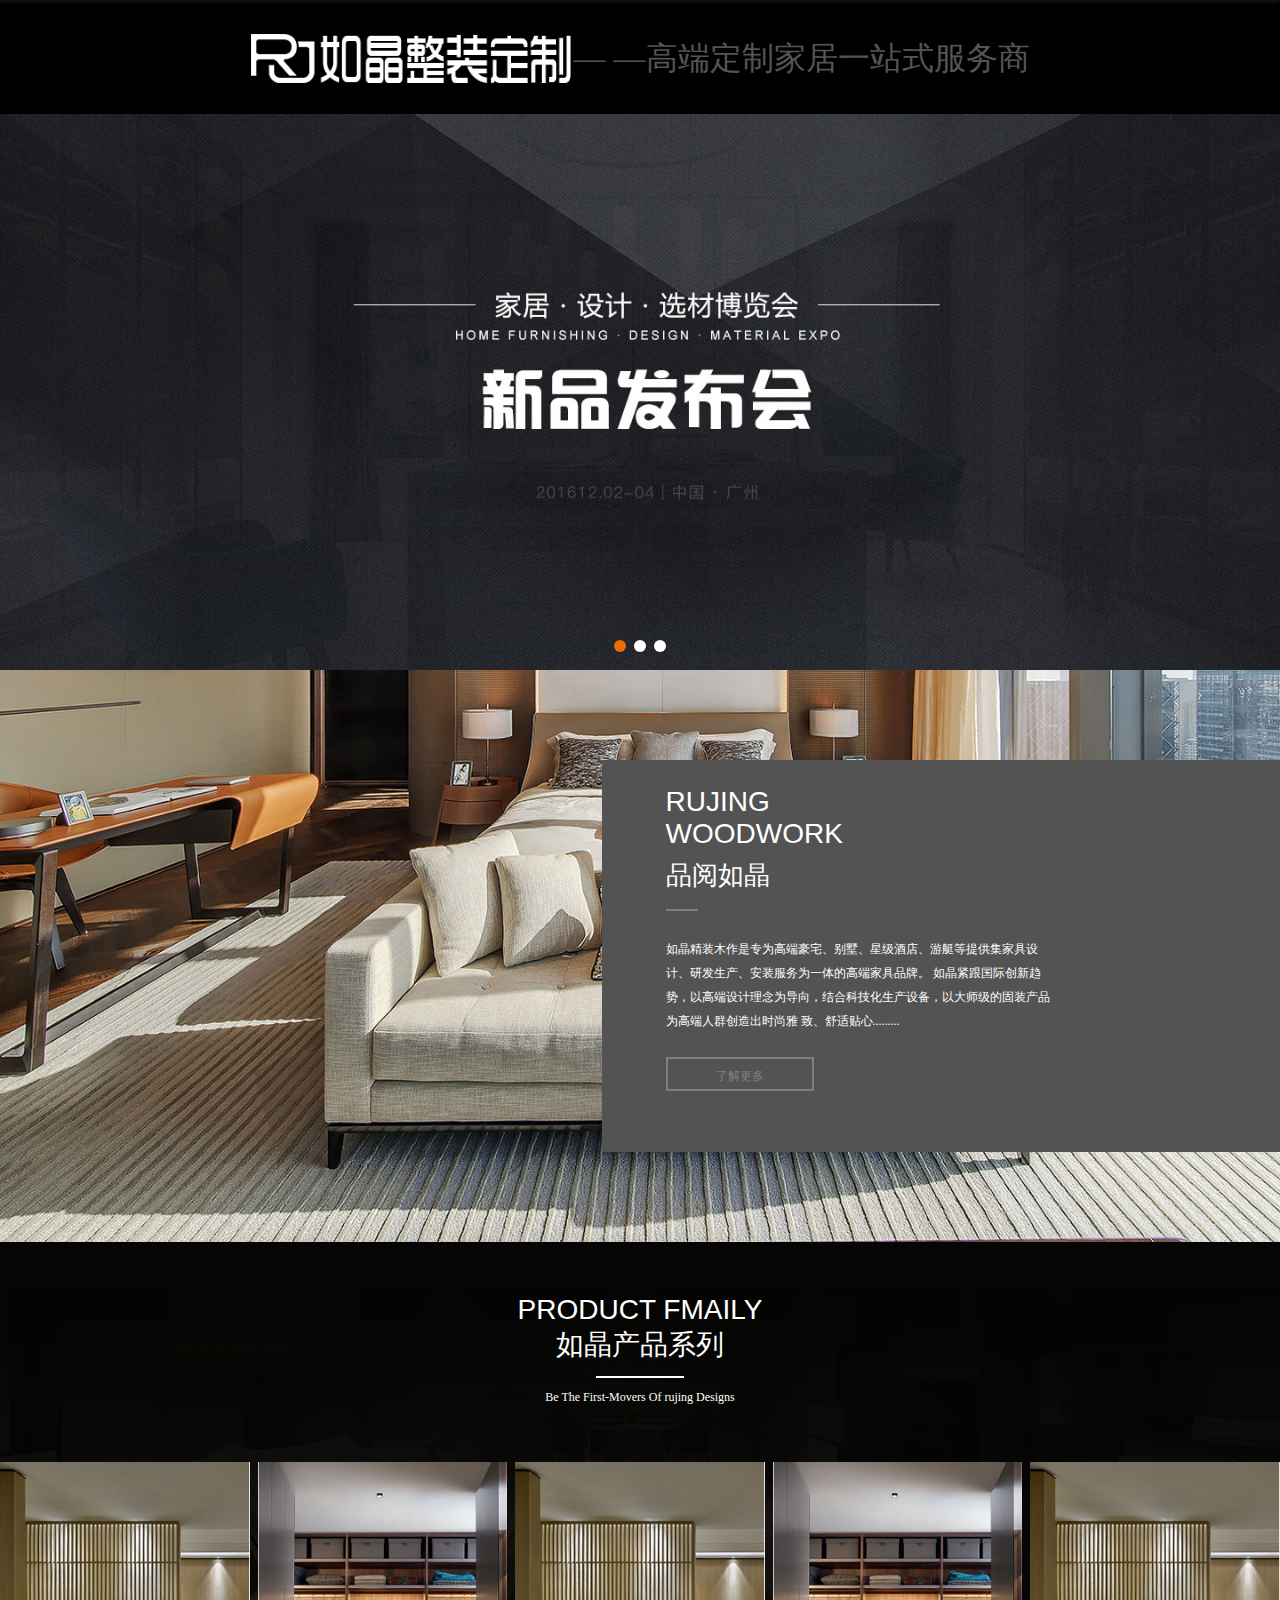
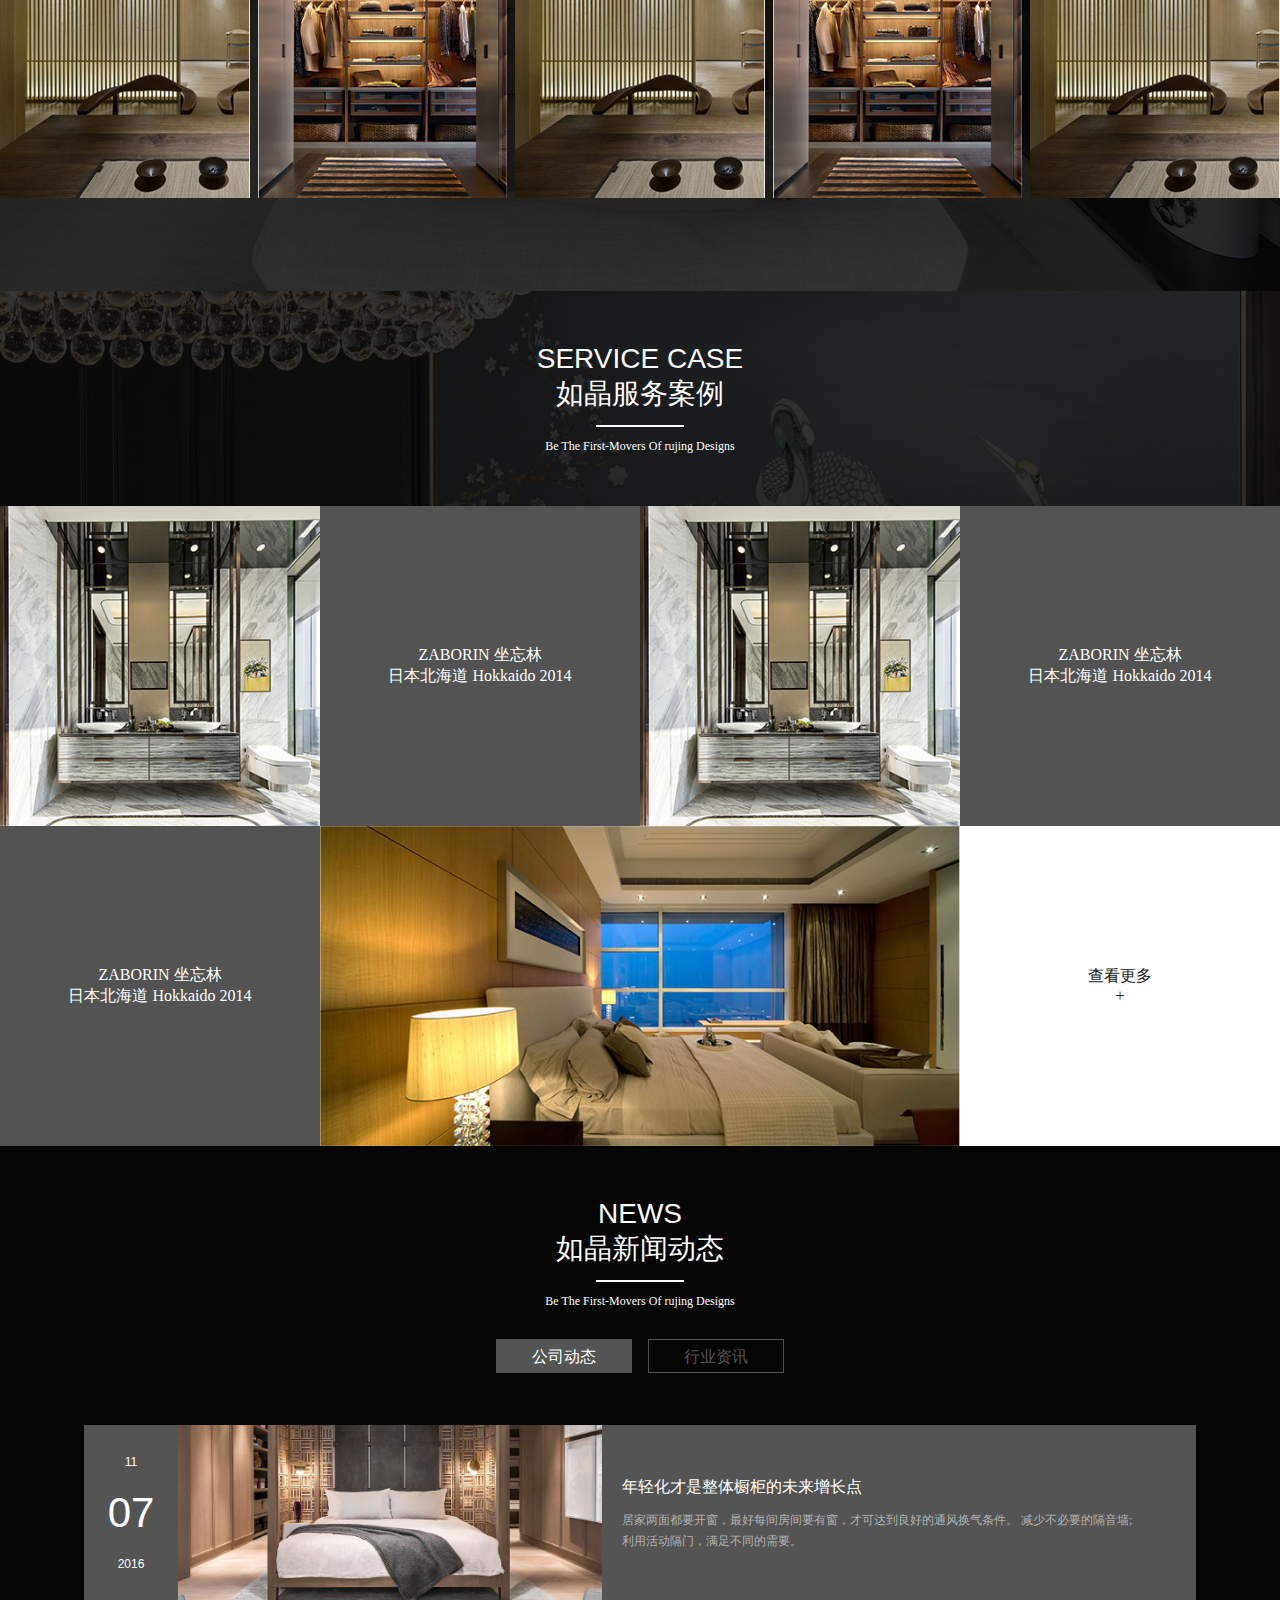
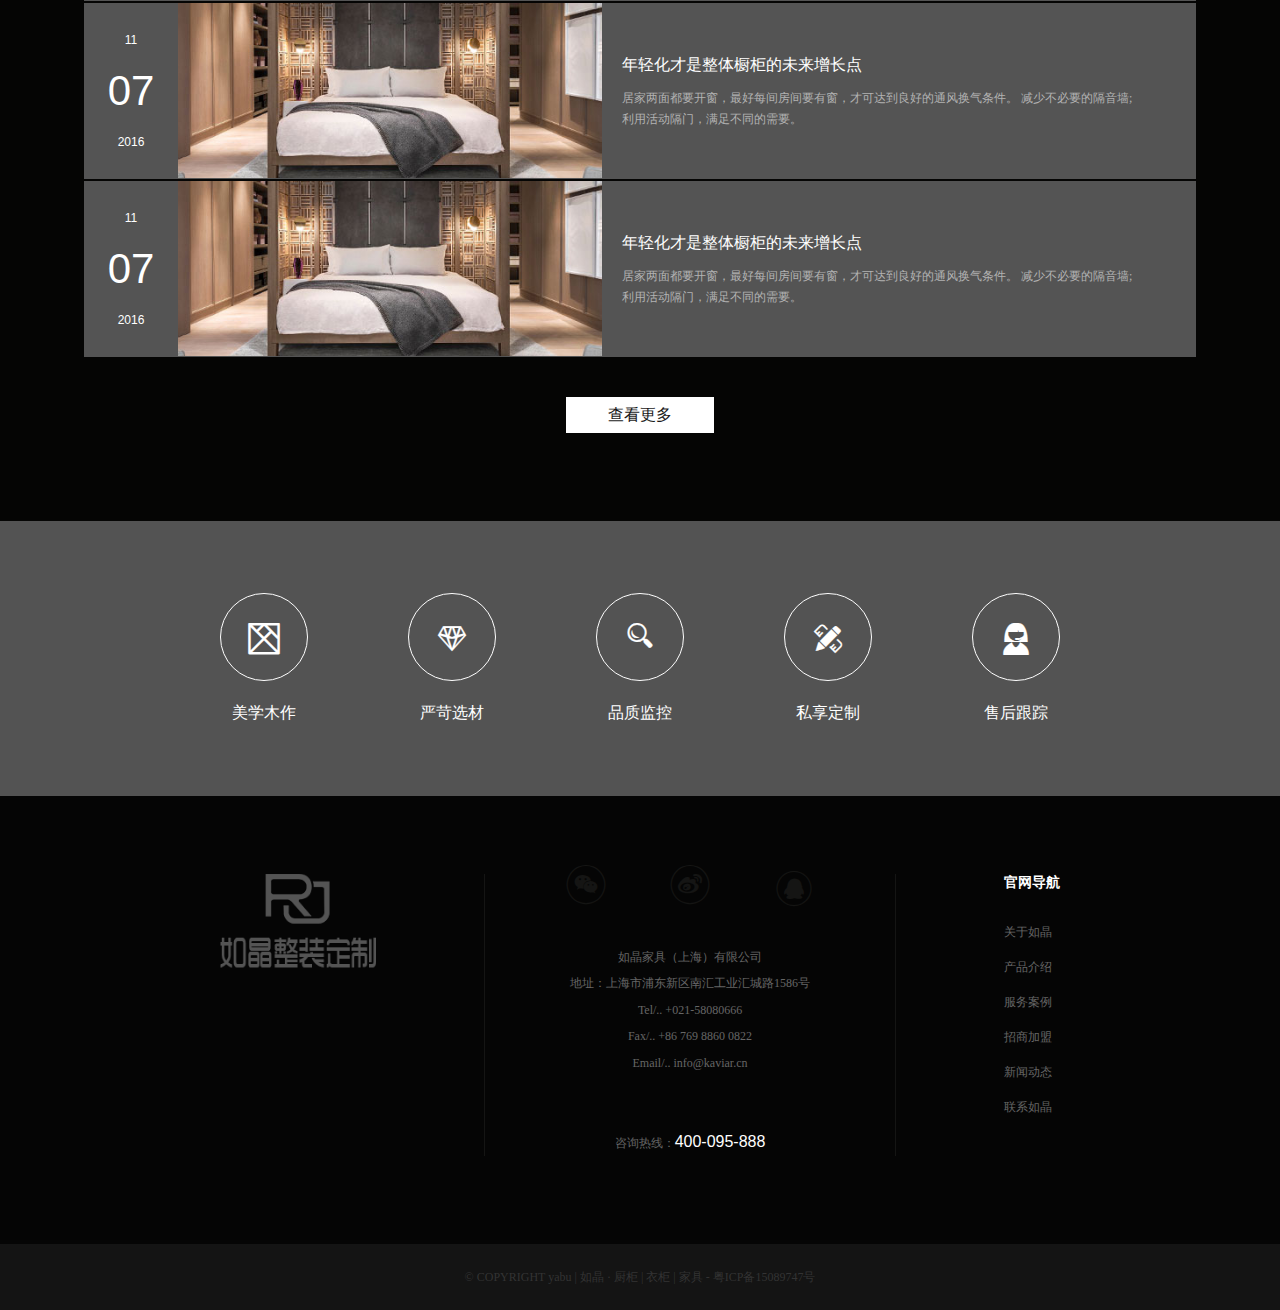
<file: index.html>
<!DOCTYPE html>
<html>
<head lang="en">
    <meta charset="UTF-8">
    <title>首页</title>
    <meta name="viewport" content="initial-scale=1, maximum-scale=1, user-scalable=no, minimal-ui">
    <meta name="apple-mobile-web-app-capable" content="yes">
    <meta content="telephone=no" name="format-detection">
    <meta name="apple-mobile-web-app-status-bar-style" content="black">
    <link rel="stylesheet" href="css/app.css">
    <link rel="stylesheet" href="css/phone.css">
    <script src="js/jquery-1.11.3.min.js"></script>
    <script src="js/TouchSlide.1.1.js"></script>
</head>
<body>
<script>
    $("document").ready(function(){
        var w= $(window).width();
        if(w<=414){
            $(".header").addClass("noanim")
        }
        $("html,body").css("font-size",w/6.4+"px" );
    });
    $(window).resize(function(){
        var w= $(window).width();
        if(w<=414){
            $(".header").addClass("noanim")
        }
        $("html,body").css("font-size",w/6.4+"px" );
    });
    document.body.addEventListener('touchstart', function () { });
</script>

<!--头部-->
<header class="header">
    <div class="header_t">
        <div class="c">
            <a href="index.html" class="logo"></a>
            <span class="header_t_text">—  —高端定制家居一站式服务商</span>
            <div class="header_menu iconfont icon-menu" id="menu"></div>
        </div>
    </div>
    <div class="header_b flex flex_jcontent">
        <a href="index.html" class="navLogo"></a>
        <div class="nav">
            <ul class="nav_ul">
                <li class="nav_item">
                    <div class="nav_name">
                        <a href="index.html"><span class="iconfont icon-xla"></span>网站首页</a>
                    </div>
                </li>
                <li class="nav_item">
                    <div class="nav_name">
                        <a href="about.html"><span class="iconfont icon-xla"></span>关于如晶</a>
                        <div class="nav_cover"></div>
                    </div>
                    <div class="dropdown">
                        <a href="about.html#a">品牌简介</a>
                        <a href="about.html#b">设计师团队</a>
                        <a href="about.html#c">工厂实力</a>
                        <a href="about.html#d">荣誉资质</a>
                    </div>
                </li>
                <li class="nav_item">
                    <div class="nav_name">
                        <a href="product.html"><span class="iconfont icon-xla"></span>产品介绍</a>
                        <div class="nav_cover"></div>
                    </div>
                    <div class="dropdown">
                        <a href="product.html">木作墙饰</a>
                        <a href="product.html">衣帽间</a>
                        <a href="product.html">背景墙</a>
                        <a href="product.html">时尚家具</a>
                        <a href="product.html">软装配饰</a>
                    </div>
                </li>
                <li class="nav_item">
                    <div class="nav_name">
                        <a href="case.html"><span class="iconfont icon-xla"></span>服务案例</a>
                        <div class="nav_cover"></div>
                    </div>
                    <div class="dropdown">
                        <a href="case.html">现代时尚</a>
                        <a href="case.html">低调奢华</a>
                        <a href="case.html">华丽古典</a>
                    </div>
                </li>
                <li class="nav_item">
                    <div class="nav_name">
                        <a href="join.html"><span class="iconfont icon-xla"></span>招商加盟</a>
                        <div class="nav_cover"></div>
                    </div>
                    <div class="dropdown">
                        <a href="join.html#a">加盟条件</a>
                        <a href="join.html#b">加盟支持</a>
                        <a href="join.html#c">加盟优势</a>
                        <a href="join.html#d">加盟流程</a>
                        <a href="join.html#e">终端形象展示</a>
                    </div>
                </li>
                <li class="nav_item">
                   <div class="nav_name">
                       <a href="new.html"><span class="iconfont icon-xla"></span>新闻动态</a>
                       <div class="nav_cover"></div>
                   </div>
                    <div class="dropdown">
                        <a href="new.html">公司动态</a>
                        <a href="new.html">行业资讯</a>
                        <a href="new.html">市场活动</a>
                    </div>
                </li>
                <li class="nav_item">
                   <div class="nav_name">
                       <a href="contact.html"><span class="iconfont icon-xla"></span>联系如晶</a>
                       <div class="nav_cover"></div>
                   </div>
                    <div class="dropdown">
                        <a href="contact.html#a">联系我们</a>
                        <a href="contact.html#b">加入我们</a>
                        <a href="contact.html#c">专卖店展示</a>
                    </div>
                </li>
            </ul>
            <div class="clear"></div>
        </div>
    </div>
</header>
<script>
    //pc导航动画
    $(document).ready(function(){
        $(window).scroll(function(){
            var top=$(document).scrollTop();
            var h=.57*($(window).width()/6.4)/.44;
            if(top>h){
                $(".header").addClass("active")
            }else{
                if($(".header").hasClass("active")){
                    $(".header").removeClass("active")
                }
            }
        })
    })
    //手机弹出菜单
    $("#menu").click(function(){
        if($(this).hasClass("icon-chacha")){
            $(this).removeClass("icon-chacha").addClass("icon-menu");
            $(".header_b").removeClass("active")
        }else{
            $(this).addClass("icon-chacha").removeClass("icon-menu");
            $(".header_b").addClass("active")
        }
    })
    $(".dropdown a").click(function(){
        $("#menu").removeClass("icon-chacha").addClass("icon-menu");
        $(".header_b").removeClass("active")
    })
</script>

<!--banner-->
<div class="banner" id="banner">
    <div class="bannerImg">
        <ul>
            <li><a href="#"><img src="images/banner.jpg" alt=""> </a> </li>
            <li><a href="#"><img src="images/banner.jpg" alt=""> </a> </li>
            <li><a href="#"><img src="images/banner.jpg" alt=""> </a> </li>
        </ul>
        <div class="clear"></div>
    </div>
    <div class="bannerNav">
        <ul>
            <li class="on"></li>
            <li></li>
            <li></li>
        </ul>
        <div class="clear"></div>
    </div>
</div>
<script>
    TouchSlide({
        slideCell:"#banner",
        titCell:".bannerNav ul", //开启自动分页 autoPage:true ，此时设置 titCell 为导航元素包裹层
        mainCell:".bannerImg ul",
        effect:"left",
        autoPlay:true,//自动播放
        autoPage:true, //自动分页
        switchLoad:"_src" //切换加载，真实图片路径为"_src"
    });
</script>

<!--品阅如晶-->
<div class="introduct">
    <div class="intro_box">
        <div class="intro_til">
            <p>rujing<br/>Woodwork</p>
            <h3>品阅如晶</h3>
            <div class="short"></div>
        </div>
        <div class="cnt intro_cnt">
            <p>如晶精装木作是专为高端豪宅、别墅、星级酒店、游艇等提供集家具设计、研发生产、安装服务为一体的高端家具品牌。
                如晶紧跟国际创新趋势，以高端设计理念为导向，结合科技化生产设备，以大师级的固装产品为高端人群创造出时尚雅
                致、舒适贴心.........
            </p>
        </div>
        <a href="about.html" class="btn btn-border">了解更多</a>
    </div>
</div>

<!--产品系列-->
<section class="section pdcbg">
    <div class="sectionTil">
        <p>product fmaily</p>
        <h3>如晶产品系列</h3>
        <div class="line"></div>
        <span>Be The First-Movers Of rujing Designs</span>
    </div>
    <div class="p_list">
        <div class="p_item" style="background-image:url('images/p1.jpg')"><a href="product.html">
            <div class="p_cover">
                <h3>木作墙饰</h3>
                <p>Background wall</p>
                <div class="short"></div>
            </div>
        </a></div>
        <div class="p_item" style="background-image:url('images/p2.jpg')"><a href="product.html">
            <div class="p_cover">
                <h3>衣帽间</h3>
                <p>Background wall</p>
                <div class="short"></div>
            </div>
        </a></div>
        <div class="p_item" style="background-image:url('images/p1.jpg')"><a href="product.html">
            <div class="p_cover">
                <h3>背景墙</h3>
                <p>Background wall</p>
                <div class="short"></div>
            </div>
        </a></div>
        <div class="p_item" style="background-image:url('images/p2.jpg')"><a href="product.html">
            <div class="p_cover">
                <h3>时尚家具</h3>
                <p>Background wall</p>
                <div class="short"></div>
            </div>
        </a></div>
        <div class="p_item" style="background-image:url('images/p1.jpg')"><a href="product.html">
            <div class="p_cover">
                <h3>软装配饰</h3>
                <p>Background wall</p>
                <div class="short"></div>
            </div>
        </a></div>
    </div>
</section>

<!--案例-->
<section class="section casebg">
    <div class="sectionTil">
        <p>Service case</p>
        <h3>如晶服务案例</h3>
        <div class="line"></div>
        <span>Be The First-Movers Of rujing Designs</span>
    </div>
    <div class="c_list" id="c_list">
        <div class="c_item" style="background-image:url('images/c1.jpg')"><a href="case.html">
            <div class="c_cover">
                <p>ZABORIN 坐忘林</p>
                <p>日本北海道 Hokkaido 2014</p>
            </div>
        </a></div>
        <div class="c_item" style="background-image:url('images/c2.jpg')"><a href="case.html">
            <div class="c_cover">
                <p>ZABORIN 坐忘林</p>
                <p>日本北海道 Hokkaido 2014</p>
            </div>
        </a></div>
        <div class="c_item" style="background-image:url('images/c1.jpg')"><a href="case.html">
            <div class="c_cover">
                <p>ZABORIN 坐忘林</p>
                <p>日本北海道 Hokkaido 2014</p>
            </div>
        </a></div>
        <div class="c_item" style="background-image:url('images/c2.jpg')"><a href="case.html">
            <div class="c_cover">
                <p>ZABORIN 坐忘林</p>
                <p>日本北海道 Hokkaido 2014</p>
            </div>
        </a></div>
        <div class="c_item" style="background-image:url('images/c3.jpg')"><a href="case.html">
            <div class="c_cover">
                <p>ZABORIN 坐忘林</p>
                <p>日本北海道 Hokkaido 2014</p>
            </div>
        </a></div>
        <div class="c_item" style="background-image:url('images/c4.jpg')"><a href="case.html">
            <div class="c_cover">
                <p>ZABORIN 坐忘林</p>
                <p>日本北海道 Hokkaido 2014</p>
            </div>
        </a></div>
        <div class="c_item"><a href="case.html">
            <div class="c_cover white">
                查看更多<br/>+
            </div>
            </a>
        </div>
    </div>
</section>

<!--新闻动态-->
<section class="section newbg">
    <div class="sectionTil">
        <p>News</p>
        <h3>如晶新闻动态</h3>
        <div class="line"></div>
        <span>Be The First-Movers Of rujing Designs</span>
    </div>
    <div class="nNav">
        <a href="javascript:void(0)" class="on">公司动态</a>
        <a href="javascript:void(0)">行业资讯</a>
    </div>
    <div class="n_list">
        <div class="n_list_item">
            <ul>
                <li><a href="new-detail.html" class="flex">
                    <div class="n_list_time">
                        <p>11</p>
                        <h3>07</h3>
                        <p>2016</p>
                    </div>
                    <div class="n_list_img"><img src="images/n1.jpg" alt=""/></div>
                    <div class="n_list_info flex flex_dir_clo flex_jcontent">
                        <h3>年轻化才是整体橱柜的未来增长点</h3>
                        <p>居家两面都要开窗，最好每间房间要有窗，才可达到良好的通风换气条件。 减少不必要的隔音墙;利用活动隔门，满足不同的需要。</p>
                    </div>
                </a></li>
                <li><a href="new-detail.html"  class="flex">
                    <div class="n_list_time">
                        <p>11</p>
                        <h3>07</h3>
                        <p>2016</p>
                    </div>
                    <div class="n_list_img"><img src="images/n1.jpg" alt=""/></div>
                    <div class="n_list_info flex flex_dir_clo flex_jcontent">
                        <h3>年轻化才是整体橱柜的未来增长点</h3>
                        <p>居家两面都要开窗，最好每间房间要有窗，才可达到良好的通风换气条件。 减少不必要的隔音墙;利用活动隔门，满足不同的需要。</p>
                    </div>
                </a></li>
                <li><a href="new-detail.html"  class="flex">
                    <div class="n_list_time">
                        <p>11</p>
                        <h3>07</h3>
                        <p>2016</p>
                    </div>
                    <div class="n_list_img"><img src="images/n1.jpg" alt=""/></div>
                    <div class="n_list_info flex flex_dir_clo flex_jcontent">
                        <h3>年轻化才是整体橱柜的未来增长点</h3>
                        <p>居家两面都要开窗，最好每间房间要有窗，才可达到良好的通风换气条件。 减少不必要的隔音墙;利用活动隔门，满足不同的需要。</p>
                    </div>
                </a></li>
            </ul>
            <a href="new.html" class="btn btn-success">查看更多</a>
        </div>
        <div class="n_list_item">
            <ul>
                <li><a href="new-detail.html" class="flex">
                    <div class="n_list_time">
                        <p>11</p>
                        <h3>07</h3>
                        <p>2016</p>
                    </div>
                    <div class="n_list_img"><img src="images/n1.jpg" alt=""/></div>
                    <div class="n_list_info flex flex_dir_clo flex_jcontent">
                        <h3>年轻化才是整体橱柜的未来增长点</h3>
                        <p>居家两面都要开窗，最好每间房间要有窗，才可达到良好的通风换气条件。 减少不必要的隔音墙;利用活动隔门，满足不同的需要。</p>
                    </div>
                </a></li>
                <li><a href="new-detail.html"  class="flex">
                    <div class="n_list_time">
                        <p>11</p>
                        <h3>07</h3>
                        <p>2016</p>
                    </div>
                    <div class="n_list_img"><img src="images/n1.jpg" alt=""/></div>
                    <div class="n_list_info flex flex_dir_clo flex_jcontent">
                        <h3>年轻化才是整体橱柜的未来增长点</h3>
                        <p>居家两面都要开窗，最好每间房间要有窗，才可达到良好的通风换气条件。 减少不必要的隔音墙;利用活动隔门，满足不同的需要。</p>
                    </div>
                </a></li>
                <li><a href="new-detail.html"  class="flex">
                    <div class="n_list_time">
                        <p>11</p>
                        <h3>07</h3>
                        <p>2016</p>
                    </div>
                    <div class="n_list_img"><img src="images/n1.jpg" alt=""/></div>
                    <div class="n_list_info flex flex_dir_clo flex_jcontent">
                        <h3>年轻化才是整体橱柜的未来增长点</h3>
                        <p>居家两面都要开窗，最好每间房间要有窗，才可达到良好的通风换气条件。 减少不必要的隔音墙;利用活动隔门，满足不同的需要。</p>
                    </div>
                </a></li>
            </ul>
            <a href="new.html" class="btn btn-success">查看更多</a>
        </div>
    </div>
</section>
<script>
    //tab切换
    $(".nNav>a").click(function(){
        $(this).addClass("on").siblings().removeClass("on")
        $(".n_list>.n_list_item").eq($(this).index()).fadeIn().siblings().css("display","none")
    })
</script>

<div class="adv">
    <div class="adv_item">
        <div class="adv_item_icon iconfont icon-yishujiamingzuo"></div>美学木作
    </div>
    <div class="adv_item">
        <div class="adv_item_icon iconfont icon-bbgpinzhi"></div>严苛选材
    </div>
    <div class="adv_item">
        <div class="adv_item_icon iconfont icon-yanshou"></div>品质监控
    </div>
    <div class="adv_item">
        <div class="adv_item_icon iconfont icon-dingzhi"></div>私享定制
    </div>
    <div class="adv_item">
        <div class="adv_item_icon iconfont icon-shouhouwuyou"></div>售后跟踪
    </div>
</div>

<footer class="footer">
    <div class="f_cnt">
        <div class="f_logo hidden_sm"></div>
        <div class="f_contact">
            <div class="f_icon">
                <div class="iconfont icon-weixin1"></div>
                <div class="iconfont icon-weibo"></div>
                <div class="iconfont icon-qq"></div>
            </div>
            <p>如晶家具（上海）有限公司<br/>
                地址：上海市浦东新区南汇工业汇城路1586号<br/>
                Tel/.. +021-58080666<br/>
                Fax/.. +86 769 8860 0822<br/>
                Email/.. info@kaviar.cn
            </p><br/><br/>
            <p>咨询热线：<a href="tel:400-095-888">400-095-888</a></p>
        </div>
        <div class="f_nav hidden_sm">
            <h3>官网导航</h3>
            <ul>
                <li><a href="about.html">关于如晶</a></li>
                <li><a href="product.html">产品介绍</a></li>
                <li><a href="case.html">服务案例</a></li>
                <li><a href="join.html">招商加盟</a></li>
                <li><a href="new.html">新闻动态</a></li>
                <li><a href="contact.html">联系如晶</a></li>
            </ul>
        </div>
    </div>
</footer>

<div class="bottom">© COPYRIGHT yabu | 如晶 · 厨柜 | 衣柜 | 家具 - 粤ICP备15089747号</div>


</body>
</html>
</file>
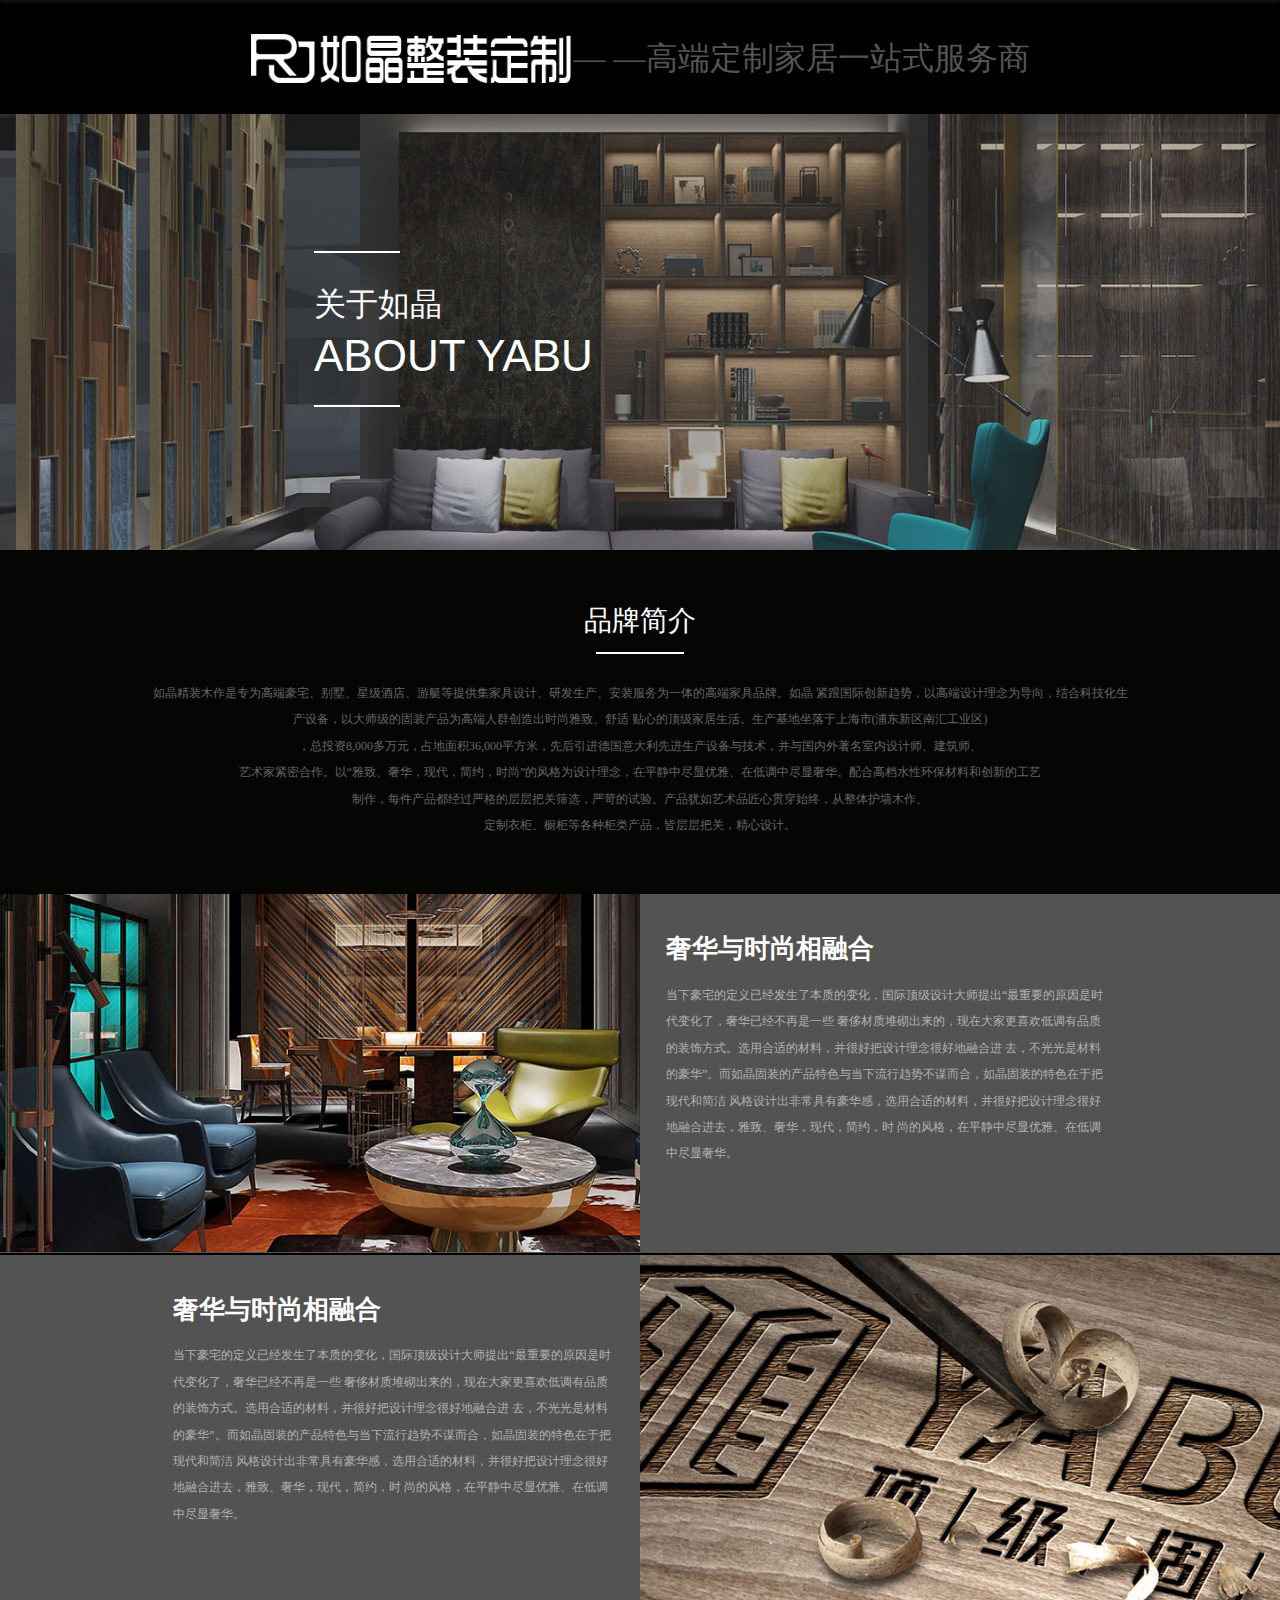
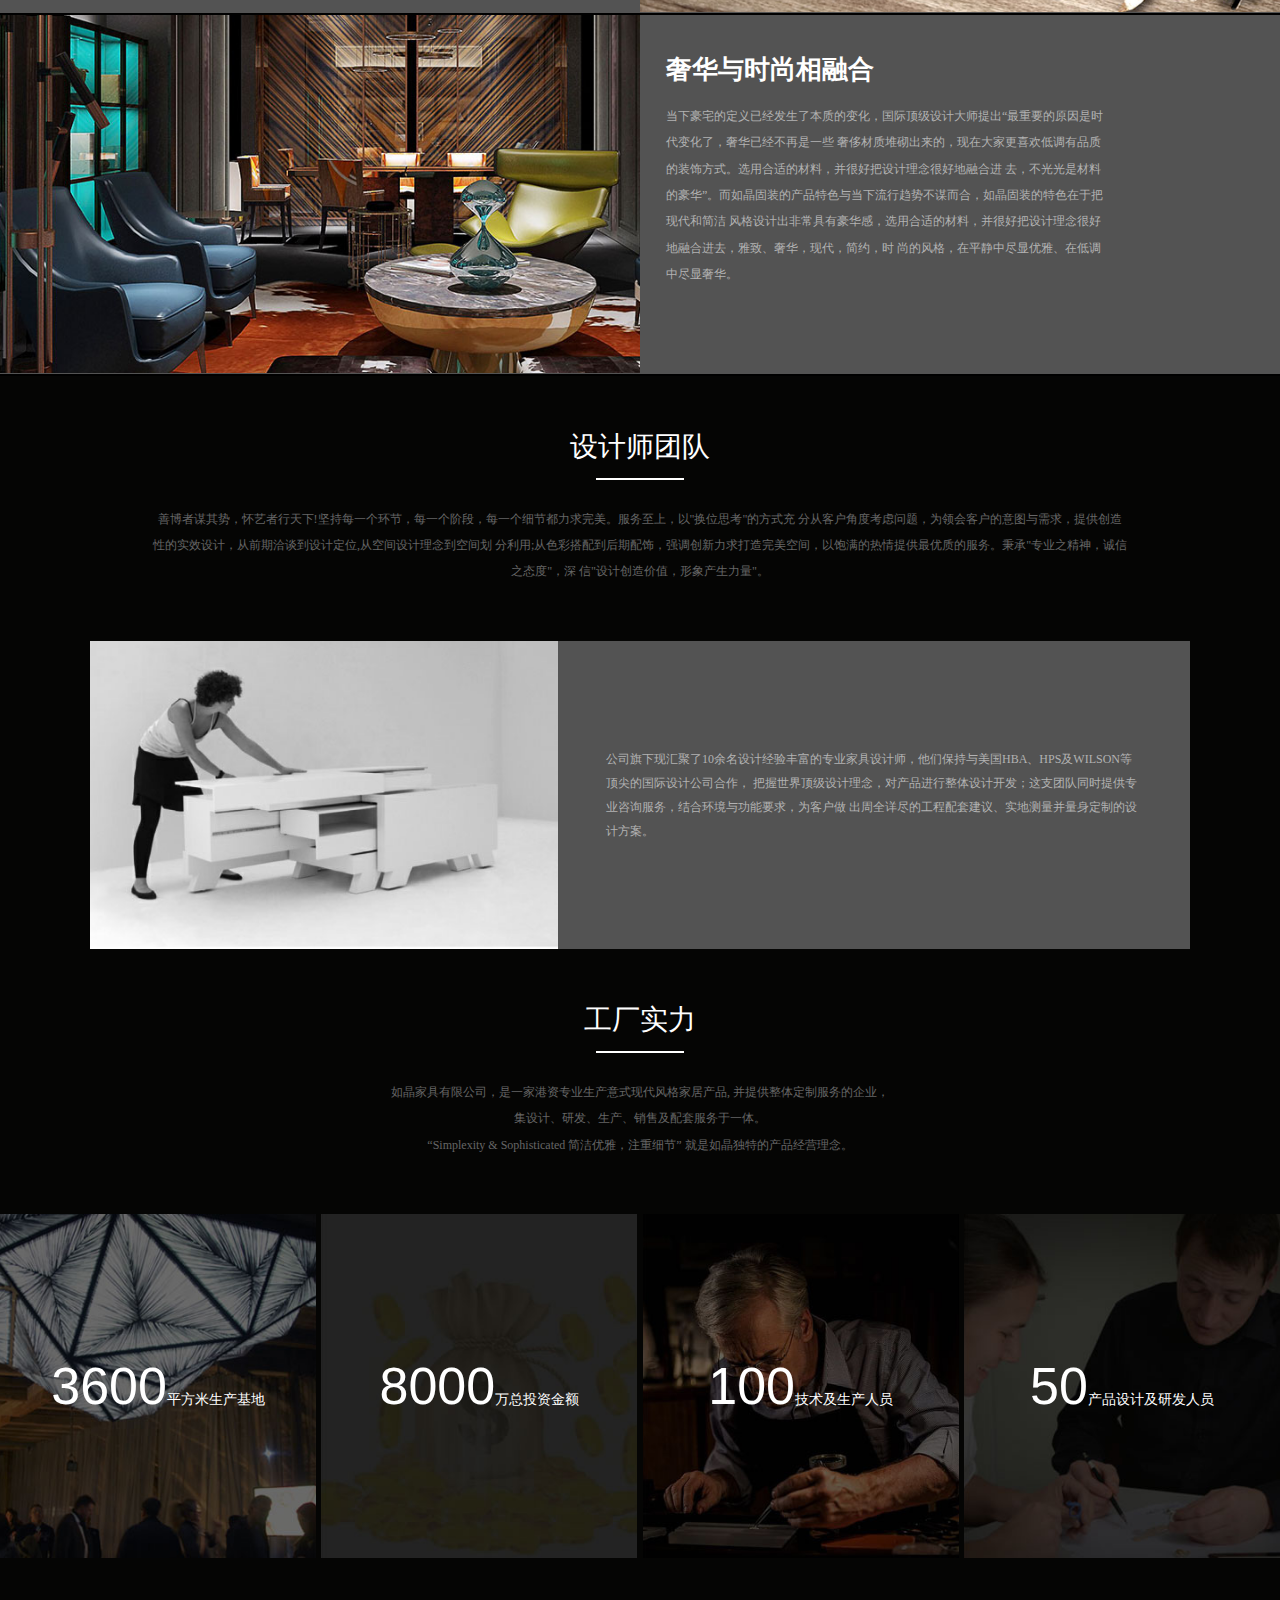
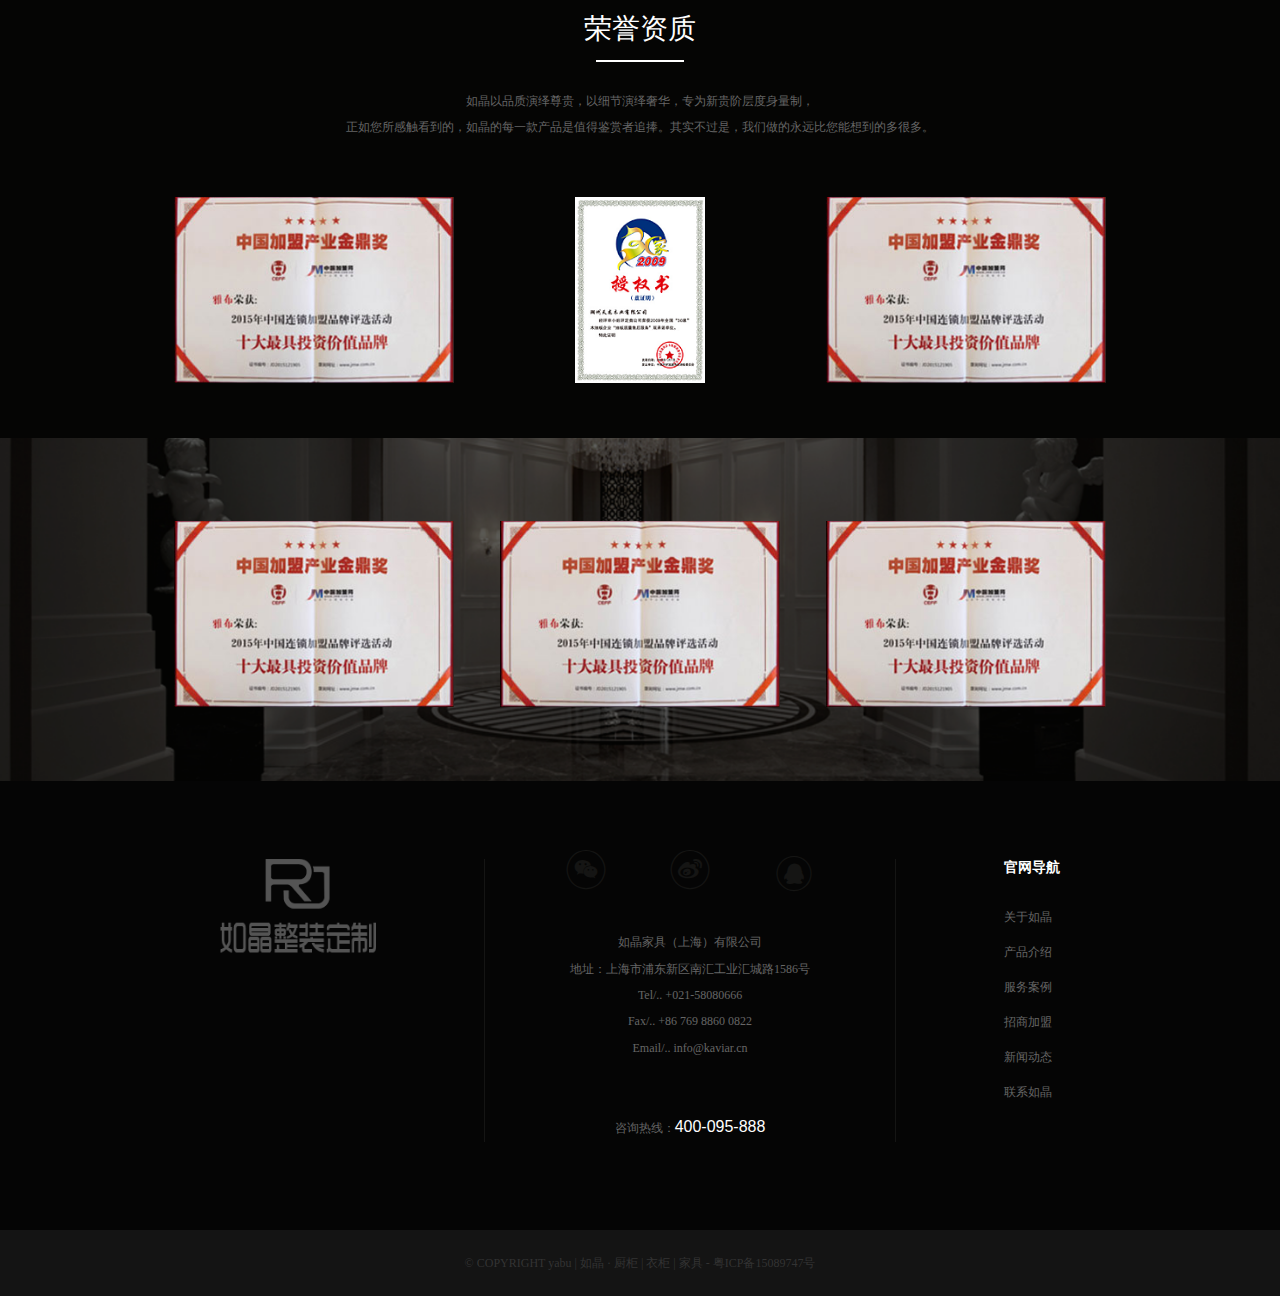
<file: about.html>
<!DOCTYPE html>
<html>
<head lang="en">
    <meta charset="UTF-8">
    <title>关于我们</title>
    <meta name="viewport" content="initial-scale=1, maximum-scale=1, user-scalable=no, minimal-ui">
    <meta name="apple-mobile-web-app-capable" content="yes">
    <meta content="telephone=no" name="format-detection">
    <meta name="apple-mobile-web-app-status-bar-style" content="black">
    <link rel="stylesheet" href="css/app.css">
    <link rel="stylesheet" href="css/phone.css">
    <script src="js/jquery-1.11.3.min.js"></script>
</head>
<body>
<script>
    $("document").ready(function(){
        var w= $(window).width();
        if(w<=414){
            $(".header").addClass("noanim")
        }
        $("html,body").css("font-size",w/6.4+"px" );
    });
    $(window).resize(function(){
        var w= $(window).width();
        if(w<=414){
            $(".header").addClass("noanim")
        }
        $("html,body").css("font-size",w/6.4+"px" );
    });
    document.body.addEventListener('touchstart', function () { });
</script>

<!--头部-->
<header class="header">
    <div class="header_t">
        <div class="c">
            <a href="index.html" class="logo"></a>
            <span class="header_t_text">—  —高端定制家居一站式服务商</span>
            <div class="header_menu iconfont icon-menu" id="menu"></div>
        </div>
    </div>
    <div class="header_b flex flex_jcontent">
        <a href="index.html" class="navLogo"></a>
        <div class="nav">
            <ul class="nav_ul">
                <li class="nav_item">
                    <div class="nav_name">
                        <a href="index.html"><span class="iconfont icon-xla"></span>网站首页</a>
                    </div>
                </li>
                <li class="nav_item">
                    <div class="nav_name">
                        <a href="about.html"><span class="iconfont icon-xla"></span>关于如晶</a>
                        <div class="nav_cover"></div>
                    </div>
                    <div class="dropdown">
                        <a href="about.html#a">品牌简介</a>
                        <a href="about.html#b">设计师团队</a>
                        <a href="about.html#c">工厂实力</a>
                        <a href="about.html#d">荣誉资质</a>
                    </div>
                </li>
                <li class="nav_item">
                    <div class="nav_name">
                        <a href="product.html"><span class="iconfont icon-xla"></span>产品介绍</a>
                        <div class="nav_cover"></div>
                    </div>
                    <div class="dropdown">
                        <a href="product.html">木作墙饰</a>
                        <a href="product.html">衣帽间</a>
                        <a href="product.html">背景墙</a>
                        <a href="product.html">时尚家具</a>
                        <a href="product.html">软装配饰</a>
                    </div>
                </li>
                <li class="nav_item">
                    <div class="nav_name">
                        <a href="case.html"><span class="iconfont icon-xla"></span>服务案例</a>
                        <div class="nav_cover"></div>
                    </div>
                    <div class="dropdown">
                        <a href="case.html">现代时尚</a>
                        <a href="case.html">低调奢华</a>
                        <a href="case.html">华丽古典</a>
                    </div>
                </li>
                <li class="nav_item">
                    <div class="nav_name">
                        <a href="join.html"><span class="iconfont icon-xla"></span>招商加盟</a>
                        <div class="nav_cover"></div>
                    </div>
                    <div class="dropdown">
                        <a href="join.html#a">加盟条件</a>
                        <a href="join.html#b">加盟支持</a>
                        <a href="join.html#c">加盟优势</a>
                        <a href="join.html#d">加盟流程</a>
                        <a href="join.html#e">终端形象展示</a>
                    </div>
                </li>
                <li class="nav_item">
                    <div class="nav_name">
                        <a href="new.html"><span class="iconfont icon-xla"></span>新闻动态</a>
                        <div class="nav_cover"></div>
                    </div>
                    <div class="dropdown">
                        <a href="new.html">公司动态</a>
                        <a href="new.html">行业资讯</a>
                        <a href="new.html">市场活动</a>
                    </div>
                </li>
                <li class="nav_item">
                    <div class="nav_name">
                        <a href="contact.html"><span class="iconfont icon-xla"></span>联系如晶</a>
                        <div class="nav_cover"></div>
                    </div>
                    <div class="dropdown">
                        <a href="contact.html#a">联系我们</a>
                        <a href="contact.html#b">加入我们</a>
                        <a href="contact.html#c">专卖店展示</a>
                    </div>
                </li>
            </ul>
            <div class="clear"></div>
        </div>
    </div>
</header>
<script>
    //pc导航动画
    $(document).ready(function(){
        $(window).scroll(function(){
            var top=$(document).scrollTop();
            var h=.57*($(window).width()/6.4)/.44;
            if(top>h){
                $(".header").addClass("active")
            }else{
                if($(".header").hasClass("active")){
                    $(".header").removeClass("active")
                }
            }
        })
    })
    //手机弹出菜单
    $("#menu").click(function(){
        if($(this).hasClass("icon-chacha")){
            $(this).removeClass("icon-chacha").addClass("icon-menu");
            $(".header_b").removeClass("active")
        }else{
            $(this).addClass("icon-chacha").removeClass("icon-menu");
            $(".header_b").addClass("active")
        }
    })
    $(".dropdown a").click(function(){
        $("#menu").removeClass("icon-chacha").addClass("icon-menu");
        $(".header_b").removeClass("active")
    })
</script>

<!--banner-->
<div class="ibanner">
    <img src="images/ib1.jpg" alt=""/>
    <div class="btil">
        <h3 class="btil_text">关于如晶</h3>
        <p class="btil_text">about yabu</p>
    </div>
</div>

<section class="section">
    <div class="section_link" id="a"></div>
    <div class="sectionTil sm_mar">
        <h3>品牌简介</h3>
        <div class="line"></div>
    </div>
    <div class="brand cnt content">
        <p>
            如晶精装木作是专为高端豪宅、别墅、星级酒店、游艇等提供集家具设计、研发生产、安装服务为一体的高端家具品牌。如晶
            紧跟国际创新趋势，以高端设计理念为导向，结合科技化生产设备，以大师级的固装产品为高端人群创造出时尚雅致、舒适
            贴心的顶级家居生活。生产基地坐落于上海市(浦东新区南汇工业区)<br/>
            ，总投资8,000多万元，占地面积36,000平方米，先后引进德国意大利先进生产设备与技术，并与国内外著名室内设计师、建筑师、<br/>
            艺术家紧密合作。以“雅致、奢华，现代，简约，时尚”的风格为设计理念，在平静中尽显优雅、在低调中尽显奢华。配合高档水性环保材料和创新的工艺<br/>
            制作，每件产品都经过严格的层层把关筛选，严苛的试验。产品犹如艺术品匠心贯穿始终，从整体护墙木作、<br/>
            定制衣柜、橱柜等各种柜类产品，皆层层把关，精心设计。
        </p>
    </div>
    <div class="brandList">
        <div class="brandItem">
            <div class="brand_img"><img src="images/br1.jpg" alt=""/></div>
            <div class="brand_text">
                <div class="cnt">
                    <h3>奢华与时尚相融合</h3>
                    <p>当下豪宅的定义已经发生了本质的变化，国际顶级设计大师提出“最重要的原因是时代变化了，奢华已经不再是一些
                        奢侈材质堆砌出来的，现在大家更喜欢低调有品质的装饰方式。选用合适的材料，并很好把设计理念很好地融合进
                        去，不光光是材料的豪华”。而如晶固装的产品特色与当下流行趋势不谋而合，如晶固装的特色在于把现代和简洁
                        风格设计出非常具有豪华感，选用合适的材料，并很好把设计理念很好地融合进去，雅致、奢华，现代，简约，时
                        尚的风格，在平静中尽显优雅、在低调中尽显奢华。</p>
                </div>
            </div>
        </div>
        <div class="brandItem">
            <div class="brand_text">
                <div class="cnt">
                    <h3>奢华与时尚相融合</h3>
                    <p>当下豪宅的定义已经发生了本质的变化，国际顶级设计大师提出“最重要的原因是时代变化了，奢华已经不再是一些
                        奢侈材质堆砌出来的，现在大家更喜欢低调有品质的装饰方式。选用合适的材料，并很好把设计理念很好地融合进
                        去，不光光是材料的豪华”。而如晶固装的产品特色与当下流行趋势不谋而合，如晶固装的特色在于把现代和简洁
                        风格设计出非常具有豪华感，选用合适的材料，并很好把设计理念很好地融合进去，雅致、奢华，现代，简约，时
                        尚的风格，在平静中尽显优雅、在低调中尽显奢华。</p>
                </div>
            </div>
            <div class="brand_img"><img src="images/br2.jpg" alt=""/></div>
        </div>
        <div class="brandItem">
            <div class="brand_img"><img src="images/br1.jpg" alt=""/></div>
            <div class="brand_text">
                <div class="cnt">
                    <h3>奢华与时尚相融合</h3>
                    <p>当下豪宅的定义已经发生了本质的变化，国际顶级设计大师提出“最重要的原因是时代变化了，奢华已经不再是一些
                        奢侈材质堆砌出来的，现在大家更喜欢低调有品质的装饰方式。选用合适的材料，并很好把设计理念很好地融合进
                        去，不光光是材料的豪华”。而如晶固装的产品特色与当下流行趋势不谋而合，如晶固装的特色在于把现代和简洁
                        风格设计出非常具有豪华感，选用合适的材料，并很好把设计理念很好地融合进去，雅致、奢华，现代，简约，时
                        尚的风格，在平静中尽显优雅、在低调中尽显奢华。</p>
                </div>
            </div>
        </div>
    </div>
</section>

<section class="section">
    <div class="section_link" id="b"></div>
    <div class="sectionTil sm_mar">
        <h3>设计师团队</h3>
        <div class="line"></div>
    </div>
    <div class="brand cnt content">
        <p>
            善博者谋其势，怀艺者行天下!坚持每一个环节，每一个阶段，每一个细节都力求完美。服务至上，以"换位思考"的方式充
            分从客户角度考虑问题，为领会客户的意图与需求，提供创造性的实效设计，从前期洽谈到设计定位,从空间设计理念到空间划
            分利用;从色彩搭配到后期配饰，强调创新力求打造完美空间，以饱满的热情提供最优质的服务。秉承"专业之精神，诚信之态度"，深
            信"设计创造价值，形象产生力量"。
        </p>
    </div>
    <div class="team">
        <div class="team_img"><img src="images/t1.jpg" alt=""/></div>
        <div class="team_text cnt">
            <p>公司旗下现汇聚了10余名设计经验丰富的专业家具设计师，他们保持与美国HBA、HPS及WILSON等顶尖的国际设计公司合作，
                把握世界顶级设计理念，对产品进行整体设计开发；这支团队同时提供专业咨询服务，结合环境与功能要求，为客户做
                出周全详尽的工程配套建议、实地测量并量身定制的设计方案。
            </p>
        </div>
    </div>
</section>

<section class="section">
    <div class="section_link" id="c"></div>
    <div class="sectionTil sm_mar">
        <h3>工厂实力</h3>
        <div class="line"></div>
    </div>
    <div class="brand cnt content">
        <p>
            如晶家具有限公司，是一家港资专业生产意式现代风格家居产品, 并提供整体定制服务的企业，<br/>
            集设计、研发、生产、销售及配套服务于一体。<br/>
            “Simplexity & Sophisticated 简洁优雅，注重细节” 就是如晶独特的产品经营理念。
        </p>
    </div>
    <div class="powerList">
        <div class="power_item">
            <img src="images/fac1.jpg" alt=""/>
            <div class="power_cover">
                <p>
                    <span class="power_num">3600</span>平方米生产基地
                </p>
            </div>
        </div>
        <div class="power_item">
            <img src="images/fac4.jpg" alt=""/>
            <div class="power_cover">
                <p>
                    <span class="power_num">8000</span>万总投资金额
                </p>
            </div>
        </div>
        <div class="power_item">
            <img src="images/fac3.jpg" alt=""/>
           <div class="power_cover">
               <p>
                   <span class="power_num">100</span>技术及生产人员
               </p>
           </div>
        </div>
        <div class="power_item">
            <img src="images/fac2.jpg" alt=""/>
          <div class="power_cover">
              <p>
                  <span class="power_num">50</span>产品设计及研发人员
              </p>
          </div>
        </div>
    </div>
</section>

<section class="section honor">
    <div class="section_link" id="d"></div>
    <div class="sectionTil sm_mar">
        <h3>荣誉资质</h3>
        <div class="line"></div>
    </div>
    <div class="brand cnt content">
        <p>
            如晶以品质演绎尊贵，以细节演绎奢华，专为新贵阶层度身量制，<br/>
            正如您所感触看到的，如晶的每一款产品是值得鉴赏者追捧。其实不过是，我们做的永远比您能想到的多很多。
        </p>
    </div>
    <div class="honorList">
        <div class="honor_item"><img src="images/honor.jpg" alt=""/></div>
        <div class="honor_item"><img src="images/h1.png" alt=""/></div>
        <div class="honor_item"><img src="images/honor.jpg" alt=""/></div>
        <div class="honor_item"><img src="images/honor.jpg" alt=""/></div>
        <div class="honor_item"><img src="images/honor.jpg" alt=""/></div>
        <div class="honor_item"><img src="images/honor.jpg" alt=""/></div>
    </div>
</section>

<footer class="footer">
    <div class="f_cnt">
        <div class="f_logo hidden_sm"></div>
        <div class="f_contact">
            <div class="f_icon">
                <div class="iconfont icon-weixin1"></div>
                <div class="iconfont icon-weibo"></div>
                <div class="iconfont icon-qq"></div>
            </div>
            <p>如晶家具（上海）有限公司<br/>
                地址：上海市浦东新区南汇工业汇城路1586号<br/>
                Tel/.. +021-58080666<br/>
                Fax/.. +86 769 8860 0822<br/>
                Email/.. info@kaviar.cn
            </p><br/><br/>
            <p>咨询热线：<a href="tel:400-095-888">400-095-888</a></p>
        </div>
        <div class="f_nav hidden_sm">
            <h3>官网导航</h3>
            <ul>
                <li><a href="about.html">关于如晶</a></li>
                <li><a href="product.html">产品介绍</a></li>
                <li><a href="case.html">服务案例</a></li>
                <li><a href="join.html">招商加盟</a></li>
                <li><a href="new.html">新闻动态</a></li>
                <li><a href="contact.html">联系如晶</a></li>
            </ul>
        </div>
    </div>
</footer>

<div class="bottom">© COPYRIGHT yabu | 如晶 · 厨柜 | 衣柜 | 家具 - 粤ICP备15089747号</div>

</body>
</html>
</file>
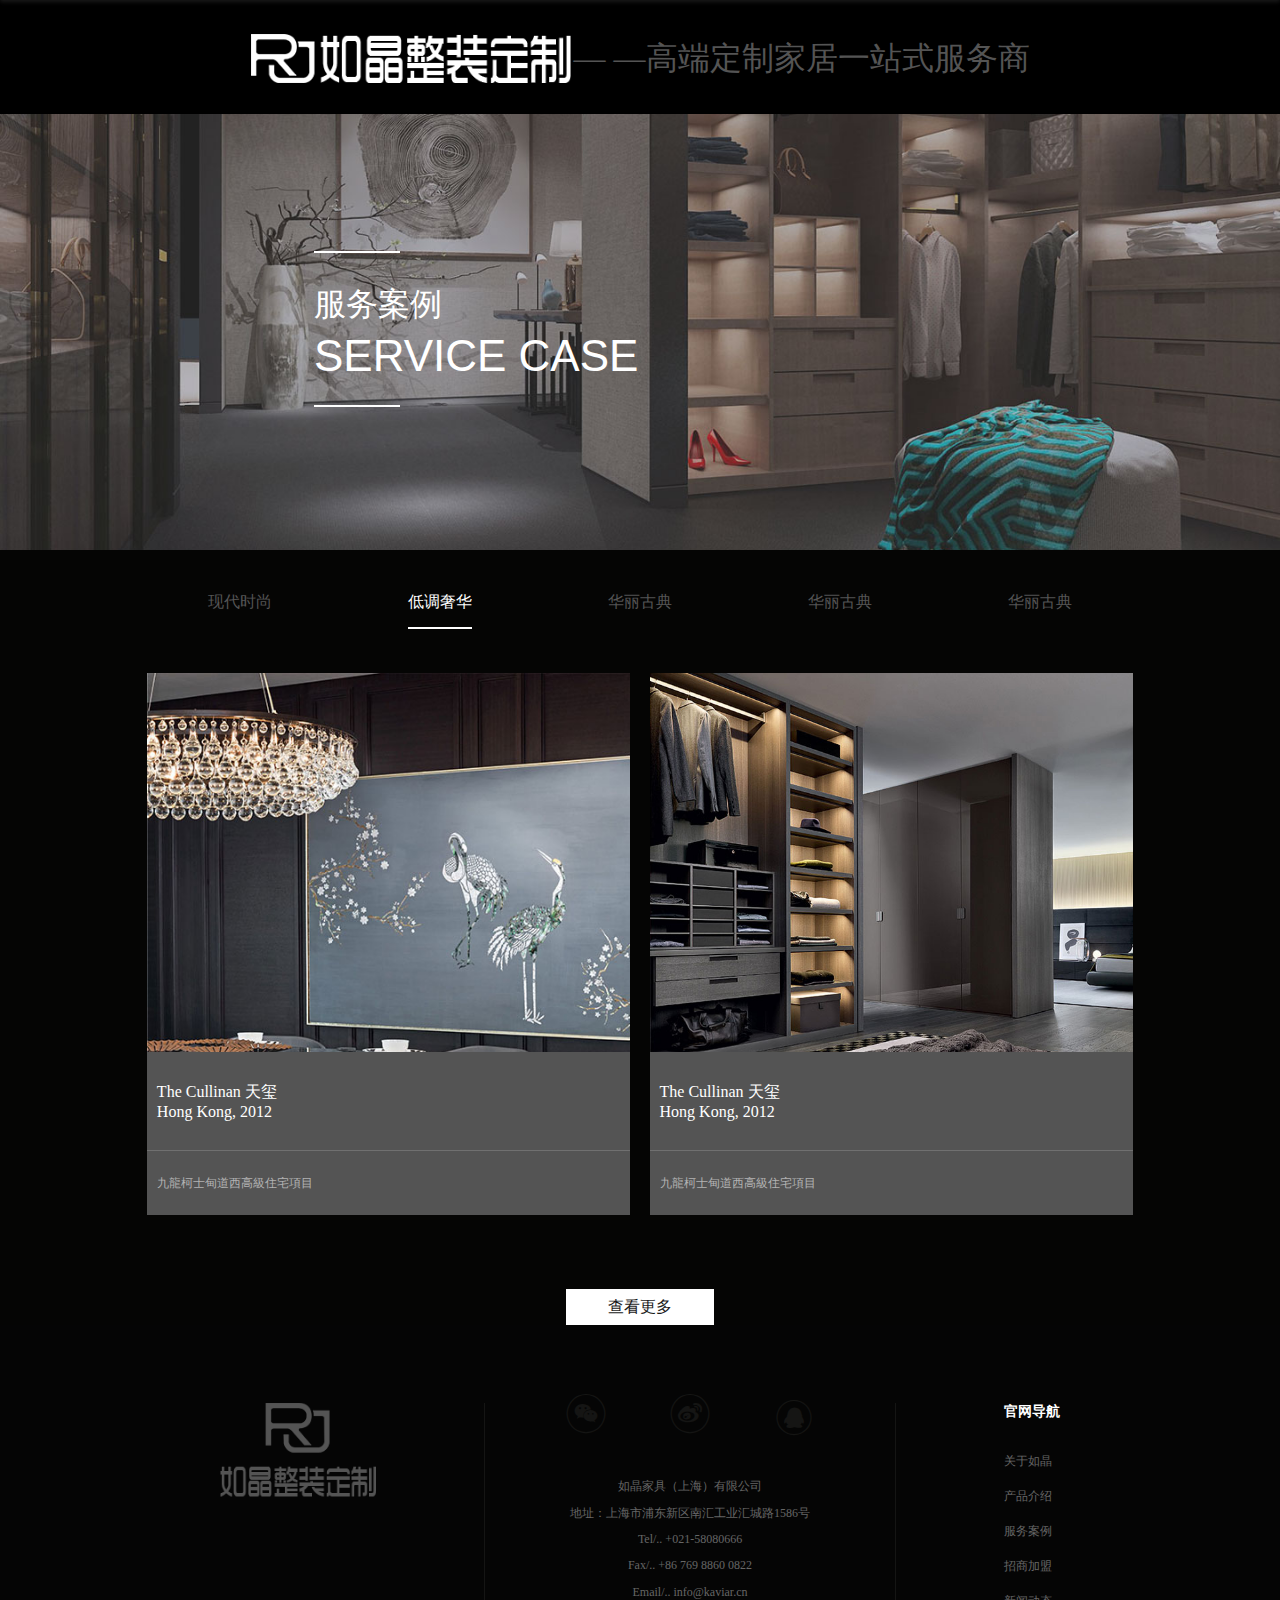
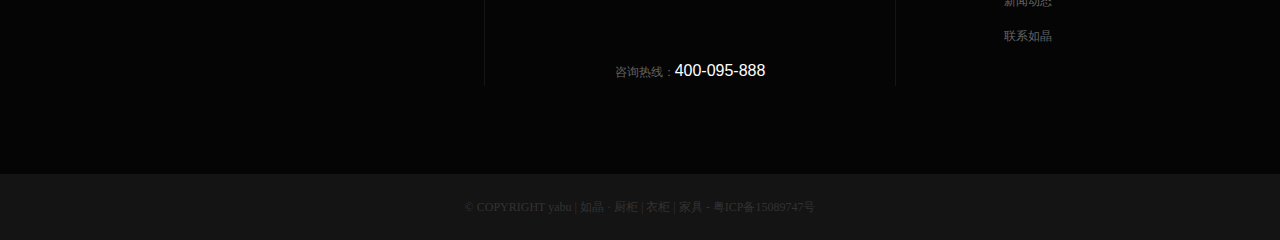
<file: case.html>
<!DOCTYPE html>
<html>
<head lang="en">
    <meta charset="UTF-8">
    <title>服务案例</title>
    <meta name="viewport" content="initial-scale=1, maximum-scale=1, user-scalable=no, minimal-ui">
    <meta name="apple-mobile-web-app-capable" content="yes">
    <meta content="telephone=no" name="format-detection">
    <meta name="apple-mobile-web-app-status-bar-style" content="black">
    <link rel="stylesheet" href="css/app.css">
    <link rel="stylesheet" href="css/phone.css">
    <script src="js/jquery-1.11.3.min.js"></script>
</head>
<body style="background:#050504">
<script>
    $("document").ready(function(){
        var w= $(window).width();
        if(w<=414){
            $(".header").addClass("noanim")
        }
        $("html,body").css("font-size",w/6.4+"px" );
    });
    $(window).resize(function(){
        var w= $(window).width();
        if(w<=414){
            $(".header").addClass("noanim")
        }
        $("html,body").css("font-size",w/6.4+"px" );
    });
    document.body.addEventListener('touchstart', function () { });
</script>

<!--头部-->
<header class="header">
    <div class="header_t">
        <div class="c">
            <a href="index.html" class="logo"></a>
            <span class="header_t_text">—  —高端定制家居一站式服务商</span>
            <div class="header_menu iconfont icon-menu" id="menu"></div>
        </div>
    </div>
    <div class="header_b flex flex_jcontent">
        <a href="index.html" class="navLogo"></a>
        <div class="nav">
            <ul class="nav_ul">
                <li class="nav_item">
                    <div class="nav_name">
                        <a href="index.html"><span class="iconfont icon-xla"></span>网站首页</a>
                    </div>
                </li>
                <li class="nav_item">
                    <div class="nav_name">
                        <a href="about.html"><span class="iconfont icon-xla"></span>关于如晶</a>
                        <div class="nav_cover"></div>
                    </div>
                    <div class="dropdown">
                        <a href="about.html#a">品牌简介</a>
                        <a href="about.html#b">设计师团队</a>
                        <a href="about.html#c">工厂实力</a>
                        <a href="about.html#d">荣誉资质</a>
                    </div>
                </li>
                <li class="nav_item">
                    <div class="nav_name">
                        <a href="product.html"><span class="iconfont icon-xla"></span>产品介绍</a>
                        <div class="nav_cover"></div>
                    </div>
                    <div class="dropdown">
                        <a href="product.html">木作墙饰</a>
                        <a href="product.html">衣帽间</a>
                        <a href="product.html">背景墙</a>
                        <a href="product.html">时尚家具</a>
                        <a href="product.html">软装配饰</a>
                    </div>
                </li>
                <li class="nav_item">
                    <div class="nav_name">
                        <a href="case.html"><span class="iconfont icon-xla"></span>服务案例</a>
                        <div class="nav_cover"></div>
                    </div>
                    <div class="dropdown">
                        <a href="case.html">现代时尚</a>
                        <a href="case.html">低调奢华</a>
                        <a href="case.html">华丽古典</a>
                    </div>
                </li>
                <li class="nav_item">
                    <div class="nav_name">
                        <a href="join.html"><span class="iconfont icon-xla"></span>招商加盟</a>
                        <div class="nav_cover"></div>
                    </div>
                    <div class="dropdown">
                        <a href="join.html#a">加盟条件</a>
                        <a href="join.html#b">加盟支持</a>
                        <a href="join.html#c">加盟优势</a>
                        <a href="join.html#d">加盟流程</a>
                        <a href="join.html#e">终端形象展示</a>
                    </div>
                </li>
                <li class="nav_item">
                    <div class="nav_name">
                        <a href="new.html"><span class="iconfont icon-xla"></span>新闻动态</a>
                        <div class="nav_cover"></div>
                    </div>
                    <div class="dropdown">
                        <a href="new.html">公司动态</a>
                        <a href="new.html">行业资讯</a>
                        <a href="new.html">市场活动</a>
                    </div>
                </li>
                <li class="nav_item">
                    <div class="nav_name">
                        <a href="contact.html"><span class="iconfont icon-xla"></span>联系如晶</a>
                        <div class="nav_cover"></div>
                    </div>
                    <div class="dropdown">
                        <a href="contact.html#a">联系我们</a>
                        <a href="contact.html#b">加入我们</a>
                        <a href="contact.html#c">专卖店展示</a>
                    </div>
                </li>
            </ul>
            <div class="clear"></div>
        </div>
    </div>
</header>
<script>
    //pc导航动画
    $(document).ready(function(){
        $(window).scroll(function(){
            var top=$(document).scrollTop();
            var h=.57*($(window).width()/6.4)/.44;
            if(top>h){
                $(".header").addClass("active")
            }else{
                if($(".header").hasClass("active")){
                    $(".header").removeClass("active")
                }
            }
        })
    })
    //手机弹出菜单
    $("#menu").click(function(){
        if($(this).hasClass("icon-chacha")){
            $(this).removeClass("icon-chacha").addClass("icon-menu");
            $(".header_b").removeClass("active")
        }else{
            $(this).addClass("icon-chacha").removeClass("icon-menu");
            $(".header_b").addClass("active")
        }
    })
    $(".dropdown a").click(function(){
        $("#menu").removeClass("icon-chacha").addClass("icon-menu");
        $(".header_b").removeClass("active")
    })
</script>

<!--banner-->
<div class="ibanner">
    <img src="images/ib3.jpg" alt=""/>
    <div class="btil">
        <h3 class="btil_text">服务案例</h3>
        <p class="btil_text">Service case</p>
    </div>
</div>


<!--二级导航-->
<script src="js/slide2.js"></script>
<div class="navTwoWrap">
    <div class="navTwo flex flex_jcontent" id="navTwo">
        <a href="case.html" class="nt">现代时尚<i></i></a>
        <a href="case.html" class="on nt">低调奢华<i></i></a>
        <a href="case.html" class="nt">华丽古典<i></i></a>
        <a href="case.html" class="nt">华丽古典<i></i></a>
        <a href="case.html"class="nt">华丽古典<i></i></a>
    </div>
</div>


<!--案例列表-->
<div class="product_list">
    <div class="pdc_item" data-info="<p>20余载的工艺积淀和传承，雅布延续着最初的梦想热情和矢志不渝的坚持，一直在创造和突破。<br/>
                    在木饰面定制大 爆发时代来临之前，雅布已经构建了成熟<br/>
                    的木门、护墙板、木饰面、橱柜、以及楼梯等产品结构网络。而在如今百花齐<br/>
                    放的行业竞争态势下，锐意进取的雅布也一直在融入、改变和创新 。</p>">
        <a href="javascript:void(0)">
            <img src="images/pimg1.jpg" alt=""/>
            <div class="case_info">
                <div class="case_name flex flex_jcontent flex_dir_clo">
                    <p>The Cullinan 天玺<br/>
                        Hong Kong, 2012
                    </p>
                </div>
                <div class="case_own flex flex_jcontent flex_dir_clo">九龍柯士甸道西高級住宅項目</div>
            </div>
    </a></div>
    <div class="pdc_item" data-info="<p>20余载的工艺积淀和传承，雅布延续着最初的梦想热情和矢志不渝的坚持，一直在创造和突破。<br/>
                    在木饰面定制大 爆发时代来临之前，雅布已经构建了成熟<br/>
                    的木门、护墙板、木饰面、橱柜、以及楼梯等产品结构网络。而在如今百花齐<br/>
                    放的行业竞争态势下，锐意进取的雅布也一直在融入、改变和创新 。</p>">
        <a href="javascript:void(0)">
            <img src="images/pfm2.jpg" alt=""/>
            <div class="case_info">
                <div class="case_name flex flex_jcontent flex_dir_clo">
                    <p>The Cullinan 天玺<br/>
                        Hong Kong, 2012
                    </p>
                </div>
                <div class="case_own flex flex_jcontent flex_dir_clo">九龍柯士甸道西高級住宅項目</div>
            </div>
        </a></div>
</div>
<a href="javascript:void(0)" class="btn btn-success">查看更多</a>

<!--弹出框-->
<div class="layout" id="layout">
    <div class="layoutbg"></div>
    <div class="layoutBox">
        <div class="layoutBox_cnt">
            <div class="layout_img"><img src="images/c1.jpg" alt=""/></div>
            <div class="layout_text_name flex flex_jcontent flex_dir_clo">
                <h3>THE CULLINAN 天玺</h3>
                <p>香港西九龙高级住宅项目</p>
            </div>
            <div class="layout_text_info cnt flex flex_jcontent flex_dir_clo">
                <p>20余载的工艺积淀和传承，雅布延续着最初的梦想热情和矢志不渝的坚持，一直在创造和突破。<br/>
                    在木饰面定制大 爆发时代来临之前，雅布已经构建了成熟<br/>
                    的木门、护墙板、木饰面、橱柜、以及楼梯等产品结构网络。而在如今百花齐<br/>
                    放的行业竞争态势下，锐意进取的雅布也一直在融入、改变和创新 。</p>
            </div>
            <div class="layout_close iconfont icon-guanbi"></div>
        </div>
    </div>
</div>

<script>
    //看大图
    $(".pdc_item").click(function(){
        var info=$(this).attr("data-info");
        var src=$(this).find("img").attr("src");
        var name=$(this).find(".case_name").text();
        var addr=$(this).find(".case_own").text()

        $("#layout").show().find("img").attr("src",src).parent().siblings(".layout_text_name").find("h3").html(name).siblings("p").html(addr).parent()
                .siblings(".layout_text_info").html(info)
    })
    $(".layout_close").click(function(){
        $("#layout").hide()
    })
</script>


<!--footer-->
<footer class="footer">
    <div class="f_cnt">
        <div class="f_logo hidden_sm"></div>
        <div class="f_contact">
            <div class="f_icon">
                <div class="iconfont icon-weixin1"></div>
                <div class="iconfont icon-weibo"></div>
                <div class="iconfont icon-qq"></div>
            </div>
            <p>如晶家具（上海）有限公司<br/>
                地址：上海市浦东新区南汇工业汇城路1586号<br/>
                Tel/.. +021-58080666<br/>
                Fax/.. +86 769 8860 0822<br/>
                Email/.. info@kaviar.cn
            </p><br/><br/>
            <p>咨询热线：<a href="tel:400-095-888">400-095-888</a></p>
        </div>
        <div class="f_nav hidden_sm">
            <h3>官网导航</h3>
            <ul>
                <li><a href="about.html">关于如晶</a></li>
                <li><a href="product.html">产品介绍</a></li>
                <li><a href="case.html">服务案例</a></li>
                <li><a href="join.html">招商加盟</a></li>
                <li><a href="new.html">新闻动态</a></li>
                <li><a href="contact.html">联系如晶</a></li>
            </ul>
        </div>
    </div>
</footer>

<div class="bottom">© COPYRIGHT yabu | 如晶 · 厨柜 | 衣柜 | 家具 - 粤ICP备15089747号</div>
</body>
</html>
</file>
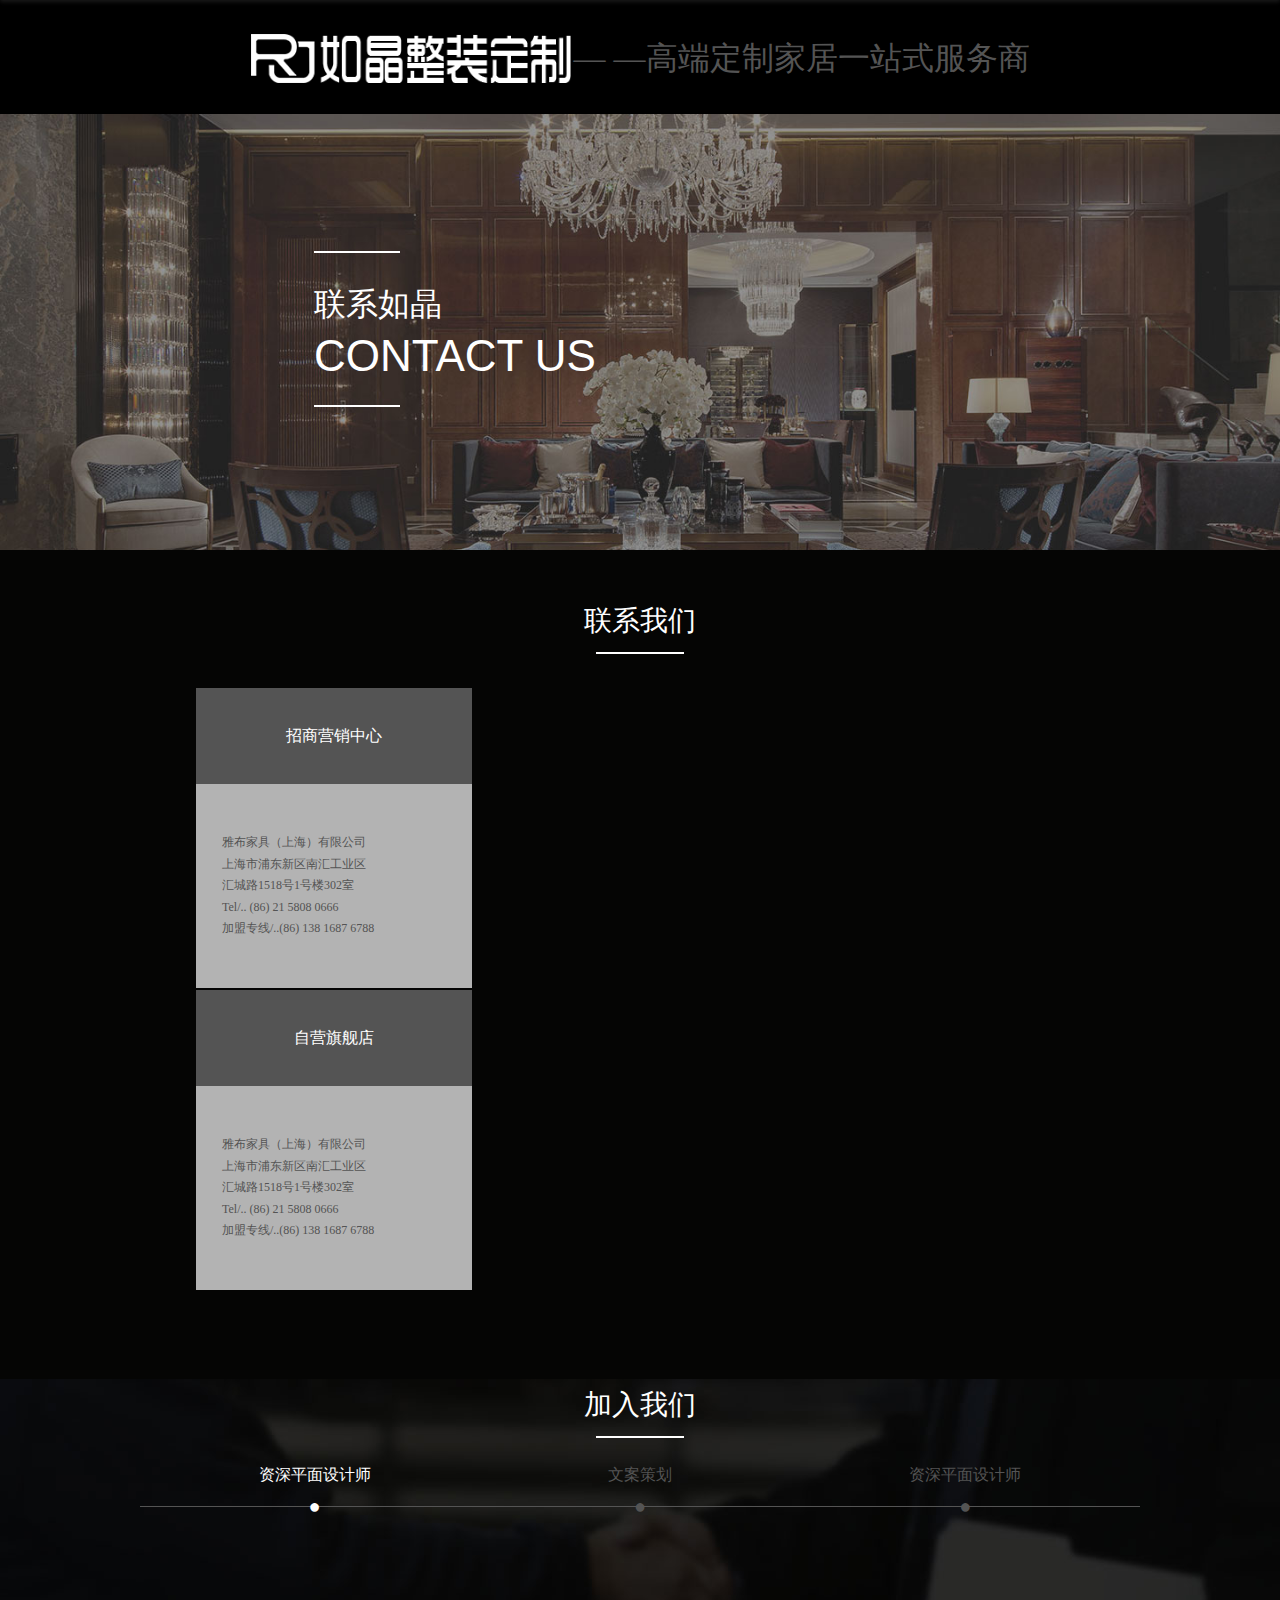
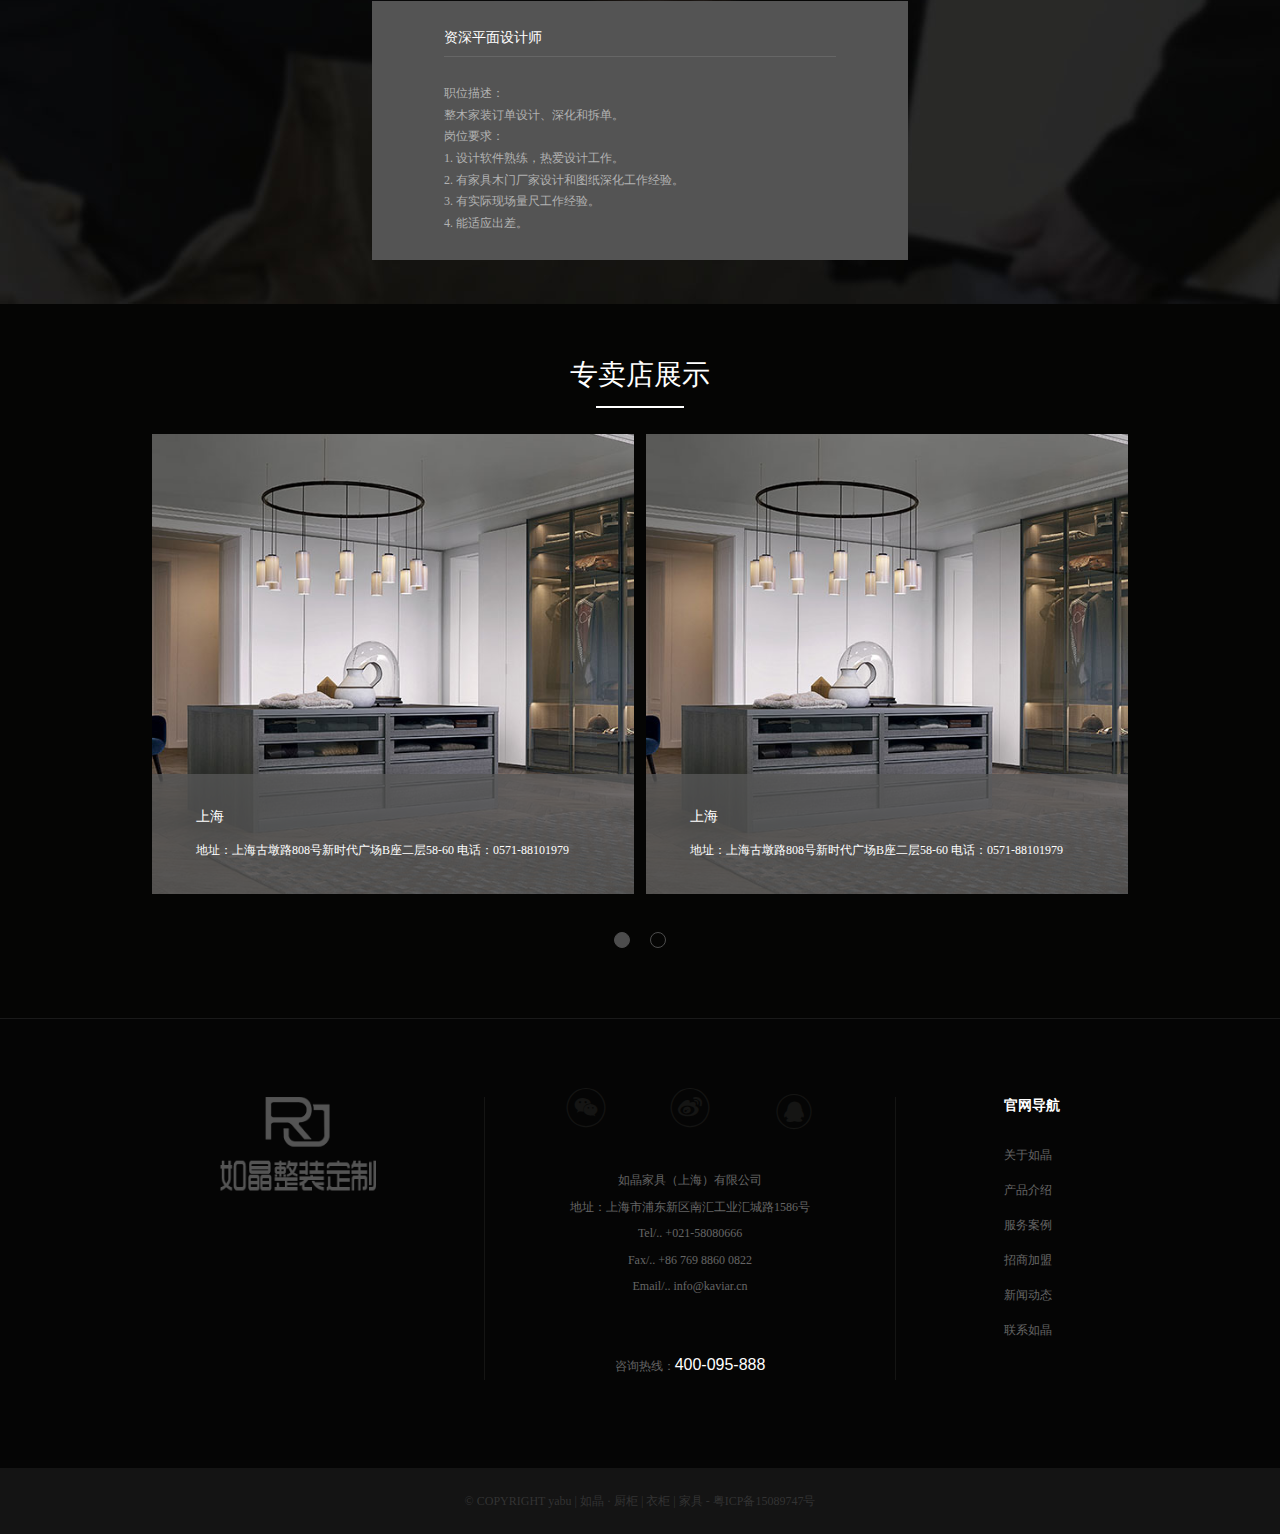
<file: contact.html>
<!DOCTYPE html>
<html>
<head lang="en">
    <meta charset="UTF-8">
    <title>联系如晶</title>
    <meta name="viewport" content="initial-scale=1, maximum-scale=1, user-scalable=no, minimal-ui">
    <meta name="apple-mobile-web-app-capable" content="yes">
    <meta content="telephone=no" name="format-detection">
    <meta name="apple-mobile-web-app-status-bar-style" content="black">
    <link rel="stylesheet" href="css/app.css">
    <link rel="stylesheet" href="css/phone.css">
    <script src="js/jquery-1.11.3.min.js"></script>
</head>
<body  style="background:#050504">
<script>
    $("document").ready(function(){
        var w= $(window).width();
        if(w<=414){
            $(".header").addClass("noanim")
        }
        $("html,body").css("font-size",w/6.4+"px" );
    });
    $(window).resize(function(){
        var w= $(window).width();
        if(w<=414){
            $(".header").addClass("noanim")
        }
        $("html,body").css("font-size",w/6.4+"px" );
    });
    document.body.addEventListener('touchstart', function () { });
</script>

<!--头部-->
<header class="header">
    <div class="header_t">
        <div class="c">
            <a href="index.html" class="logo"></a>
            <span class="header_t_text">—  —高端定制家居一站式服务商</span>
            <div class="header_menu iconfont icon-menu" id="menu"></div>
        </div>
    </div>
    <div class="header_b flex flex_jcontent">
        <a href="index.html" class="navLogo"></a>
        <div class="nav">
            <ul class="nav_ul">
                <li class="nav_item">
                    <div class="nav_name">
                        <a href="index.html"><span class="iconfont icon-xla"></span>网站首页</a>
                    </div>
                </li>
                <li class="nav_item">
                    <div class="nav_name">
                        <a href="about.html"><span class="iconfont icon-xla"></span>关于如晶</a>
                        <div class="nav_cover"></div>
                    </div>
                    <div class="dropdown">
                        <a href="about.html#a">品牌简介</a>
                        <a href="about.html#b">设计师团队</a>
                        <a href="about.html#c">工厂实力</a>
                        <a href="about.html#d">荣誉资质</a>
                    </div>
                </li>
                <li class="nav_item">
                    <div class="nav_name">
                        <a href="product.html"><span class="iconfont icon-xla"></span>产品介绍</a>
                        <div class="nav_cover"></div>
                    </div>
                    <div class="dropdown">
                        <a href="product.html">木作墙饰</a>
                        <a href="product.html">衣帽间</a>
                        <a href="product.html">背景墙</a>
                        <a href="product.html">时尚家具</a>
                        <a href="product.html">软装配饰</a>
                    </div>
                </li>
                <li class="nav_item">
                    <div class="nav_name">
                        <a href="case.html"><span class="iconfont icon-xla"></span>服务案例</a>
                        <div class="nav_cover"></div>
                    </div>
                    <div class="dropdown">
                        <a href="case.html">现代时尚</a>
                        <a href="case.html">低调奢华</a>
                        <a href="case.html">华丽古典</a>
                    </div>
                </li>
                <li class="nav_item">
                    <div class="nav_name">
                        <a href="join.html"><span class="iconfont icon-xla"></span>招商加盟</a>
                        <div class="nav_cover"></div>
                    </div>
                    <div class="dropdown">
                        <a href="join.html#a">加盟条件</a>
                        <a href="join.html#b">加盟支持</a>
                        <a href="join.html#c">加盟优势</a>
                        <a href="join.html#d">加盟流程</a>
                        <a href="join.html#e">终端形象展示</a>
                    </div>
                </li>
                <li class="nav_item">
                    <div class="nav_name">
                        <a href="new.html"><span class="iconfont icon-xla"></span>新闻动态</a>
                        <div class="nav_cover"></div>
                    </div>
                    <div class="dropdown">
                        <a href="new.html">公司动态</a>
                        <a href="new.html">行业资讯</a>
                        <a href="new.html">市场活动</a>
                    </div>
                </li>
                <li class="nav_item">
                    <div class="nav_name">
                        <a href="contact.html"><span class="iconfont icon-xla"></span>联系如晶</a>
                        <div class="nav_cover"></div>
                    </div>
                    <div class="dropdown">
                        <a href="contact.html#a">联系我们</a>
                        <a href="contact.html#b">加入我们</a>
                        <a href="contact.html#c">专卖店展示</a>
                    </div>
                </li>
            </ul>
            <div class="clear"></div>
        </div>
    </div>
</header>
<script>
    //pc导航动画
    $(document).ready(function(){
        $(window).scroll(function(){
            var top=$(document).scrollTop();
            var h=.57*($(window).width()/6.4)/.44;
            if(top>h){
                $(".header").addClass("active")
            }else{
                if($(".header").hasClass("active")){
                    $(".header").removeClass("active")
                }
            }
        })
    })
    //手机弹出菜单
    $("#menu").click(function(){
        if($(this).hasClass("icon-chacha")){
            $(this).removeClass("icon-chacha").addClass("icon-menu");
            $(".header_b").removeClass("active")
        }else{
            $(this).addClass("icon-chacha").removeClass("icon-menu");
            $(".header_b").addClass("active")
        }
    })
    $(".dropdown a").click(function(){
        $("#menu").removeClass("icon-chacha").addClass("icon-menu");
        $(".header_b").removeClass("active")
    })
</script>
<!--banner-->
<div class="ibanner">
    <img src="images/ib6.jpg" alt=""/>
    <div class="btil">
        <h3 class="btil_text">联系如晶</h3>
        <p class="btil_text">contact us</p>
    </div>
</div>

<!--联系我们-->
<script src="js/map.js"></script>
<section class="section">
    <div class="section_link" id="a"></div>
    <div class="sectionTil sm_mar">
        <h3>联系我们</h3>
        <div class="line"></div>
    </div>
    <div class="mapList">
        <div class="map_item flex">
            <div class="map_info">
                <div class="map_name flex flex_jcontent flex_dir_clo">
                    <p>招商营销中心</p>
                </div>
                <div class="map_cnt cnt flex flex_jcontent flex_dir_clo">
                    <p>
                        雅布家具（上海）有限公司<br/>
                        上海市浦东新区南汇工业区<br/>
                        汇城路1518号1号楼302室<br/>
                        Tel/.. (86) 21 5808 0666<br/>
                        加盟专线/..(86) 138 1687 6788
                    </p>
                </div>
            </div>
            <div class="map_map">
                <div id="allmap"></div>
            </div>
        </div>
        <div class="map_item flex">
            <div class="map_info">
                <div class="map_name flex flex_jcontent flex_dir_clo">
                    <p>自营旗舰店</p>
                </div>
                <div class="map_cnt cnt flex flex_jcontent flex_dir_clo">
                    <p>
                        雅布家具（上海）有限公司<br/>
                        上海市浦东新区南汇工业区<br/>
                        汇城路1518号1号楼302室<br/>
                        Tel/.. (86) 21 5808 0666<br/>
                        加盟专线/..(86) 138 1687 6788
                    </p>
                </div>
            </div>
            <div class="map_map">
                <div id="map"></div>
            </div>
        </div>
    </div>
</section>

<script src="js/slide2.js"></script>
<section class="section jus">
    <div class="section_link" id="b"></div>
    <div class="sectionTil sm_mar">
        <h3>加入我们</h3>
        <div class="line"></div>
    </div>
    <div class="advtWrap">
        <div class="advtList flex" id="navTwo">
            <div class="advt_item active nt">资深平面设计师</div>
            <div class="advt_item nt">文案策划 </div>
            <div class="advt_item nt">资深平面设计师 </div>
        </div>
    </div>
    <div class="tabCon" id="advt">
        <div class="tabCon_item advt_cnt cnt">
           <div class="job_name">资深平面设计师</div>
            <p>
                职位描述：<br/>
                整木家装订单设计、深化和拆单。<br/>
                岗位要求：<br/>
                1.     设计软件熟练，热爱设计工作。<br/>
                2.     有家具木门厂家设计和图纸深化工作经验。<br/>
                3.     有实际现场量尺工作经验。<br/>
                4.     能适应出差。
            </p>
        </div>
        <div class="tabCon_item advt_cnt cnt">
            <div class="job_name">资深平面设计师</div>
            <p>
                职位描述：<br/>
                整木家装订单设计、深化和拆单。<br/>
                岗位要求：<br/>
                1.     设计软件熟练，热爱设计工作。<br/>
                2.     有家具木门厂家设计和图纸深化工作经验。<br/>
                3.     有实际现场量尺工作经验。<br/>
                4.     能适应出差。
            </p>
        </div>
        <div class="tabCon_item advt_cnt cnt">
            <div class="job_name">文案策划</div>
            <p>
                职位描述：<br/>
                整木家装订单设计、深化和拆单。<br/>
                岗位要求：<br/>
                1.     设计软件熟练，热爱设计工作。<br/>
                2.     有家具木门厂家设计和图纸深化工作经验。<br/>
                3.     有实际现场量尺工作经验。<br/>
                4.     能适应出差。
            </p>
        </div>
    </div>
</section>
<script>
    $(".advt_item").click(function(){
        $(this).addClass("active").siblings().removeClass("active")
        $("#advt>.tabCon_item").eq($(this).index()).fadeIn().siblings().hide()
    })
</script>

<script src="js/shop.js"></script>
<section class="section shops">
    <div class="section_link" id="c"></div>
    <div class="sectionTil sm_mar">
        <h3>专卖店展示</h3>
        <div class="line"></div>
    </div>
    <div class="shopList" id="shopList">
        <div class="shopWrap flex">
            <div class="shop_item">
                <img src="images/shop.jpg" alt=""/>
                <div class="shop_info cnt flex flex_dir_clo flex_jcontent">
                    <h3>上海</h3>
                    <p>地址：上海古墩路808号新时代广场B座二层58-60
                        电话：0571-88101979</p>
                </div>
            </div>
            <div class="shop_item">
                <img src="images/shop.jpg" alt=""/>
                <div class="shop_info cnt">
                    <h3>上海</h3>
                    <p>地址：上海古墩路808号新时代广场B座二层58-60
                        电话：0571-88101979</p>
                </div>
            </div>
            <div class="shop_item">
                <img src="images/shop.jpg" alt=""/>
                <div class="shop_info cnt flex flex_dir_clo flex_jcontent">
                    <h3>上海</h3>
                    <p>地址：上海古墩路808号新时代广场B座二层58-60
                        电话：0571-88101979</p>
                </div>
            </div>
        </div>
        <div class="shopNav"></div>
    </div>
</section>

<footer class="footer">
    <div class="f_cnt">
        <div class="f_logo hidden_sm"></div>
        <div class="f_contact">
            <div class="f_icon">
                <div class="iconfont icon-weixin1"></div>
                <div class="iconfont icon-weibo"></div>
                <div class="iconfont icon-qq"></div>
            </div>
            <p>如晶家具（上海）有限公司<br/>
                地址：上海市浦东新区南汇工业汇城路1586号<br/>
                Tel/.. +021-58080666<br/>
                Fax/.. +86 769 8860 0822<br/>
                Email/.. info@kaviar.cn
            </p><br/><br/>
            <p>咨询热线：<a href="tel:400-095-888">400-095-888</a></p>
        </div>
        <div class="f_nav hidden_sm">
            <h3>官网导航</h3>
            <ul>
                <li><a href="about.html">关于如晶</a></li>
                <li><a href="product.html">产品介绍</a></li>
                <li><a href="case.html">服务案例</a></li>
                <li><a href="join.html">招商加盟</a></li>
                <li><a href="new.html">新闻动态</a></li>
                <li><a href="contact.html">联系如晶</a></li>
            </ul>
        </div>
    </div>
</footer>

<div class="bottom">© COPYRIGHT yabu | 如晶 · 厨柜 | 衣柜 | 家具 - 粤ICP备15089747号</div>
</body>
</html>
</file>
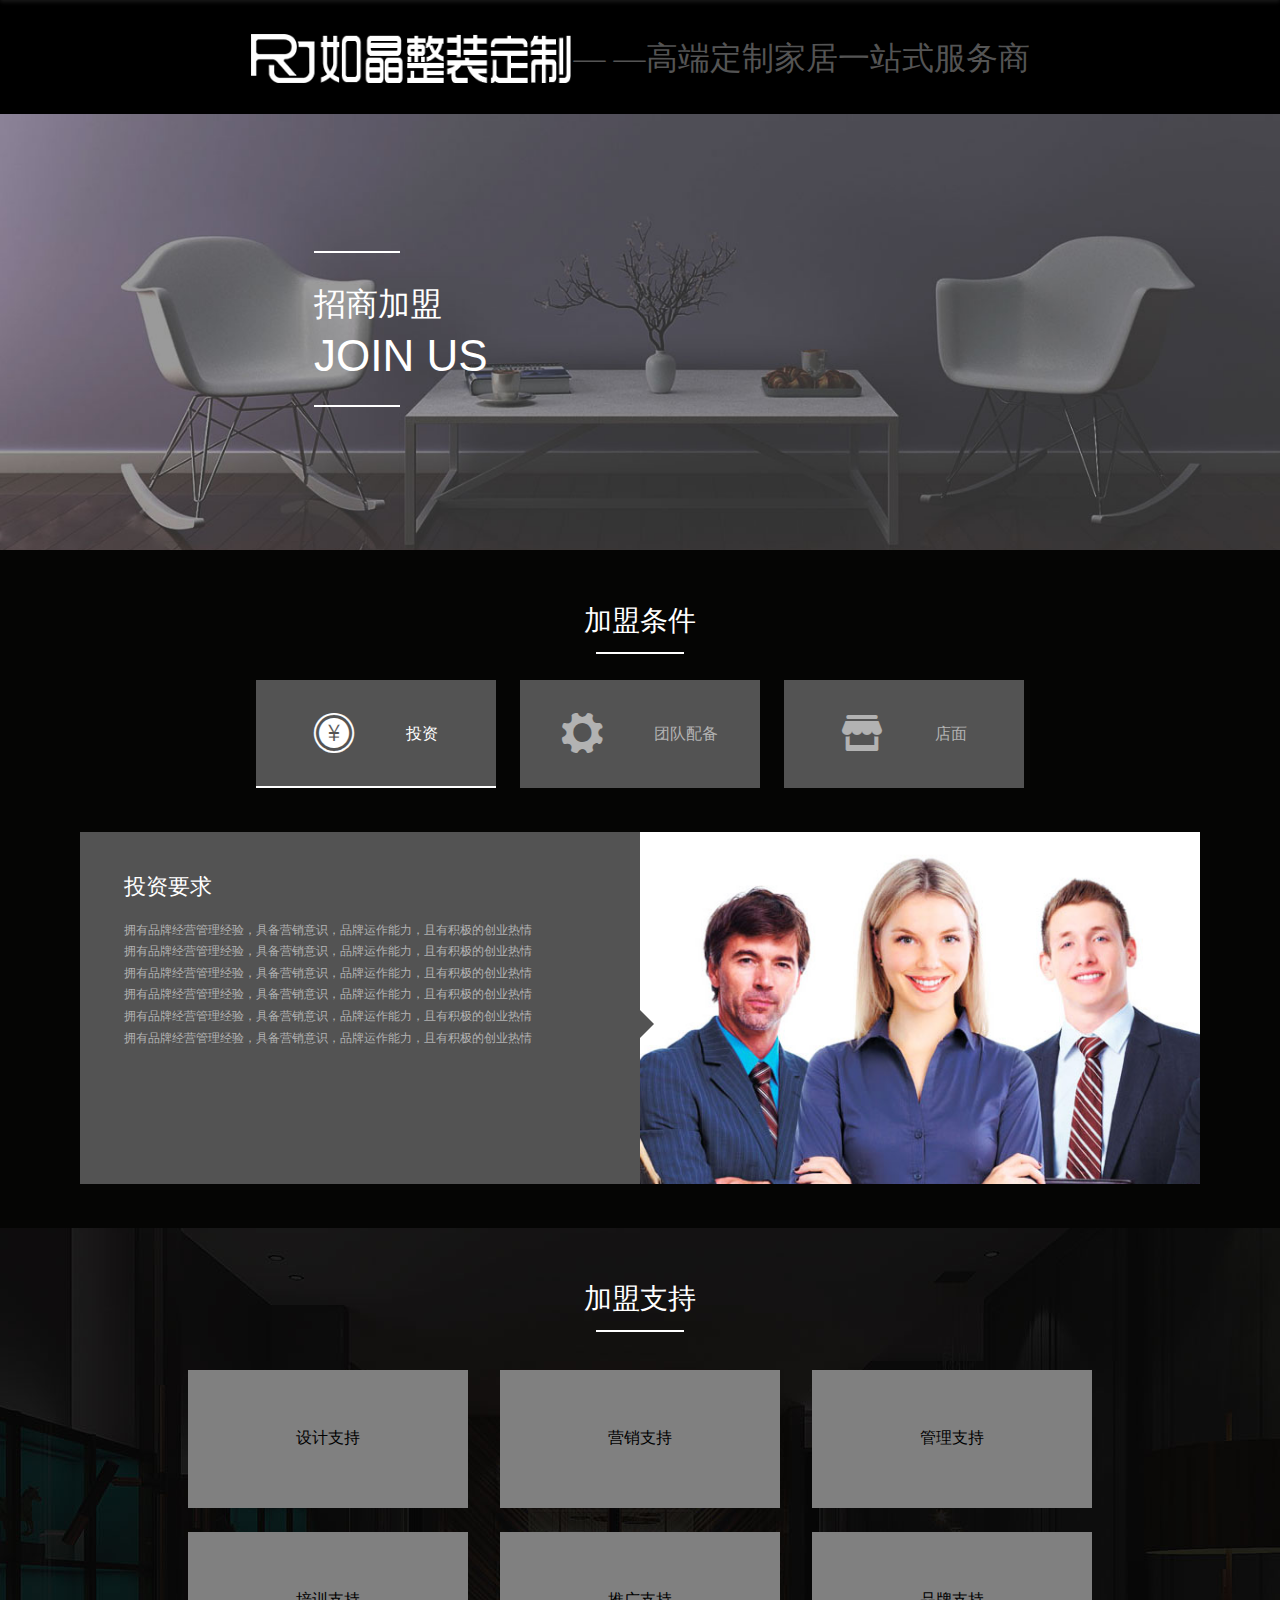
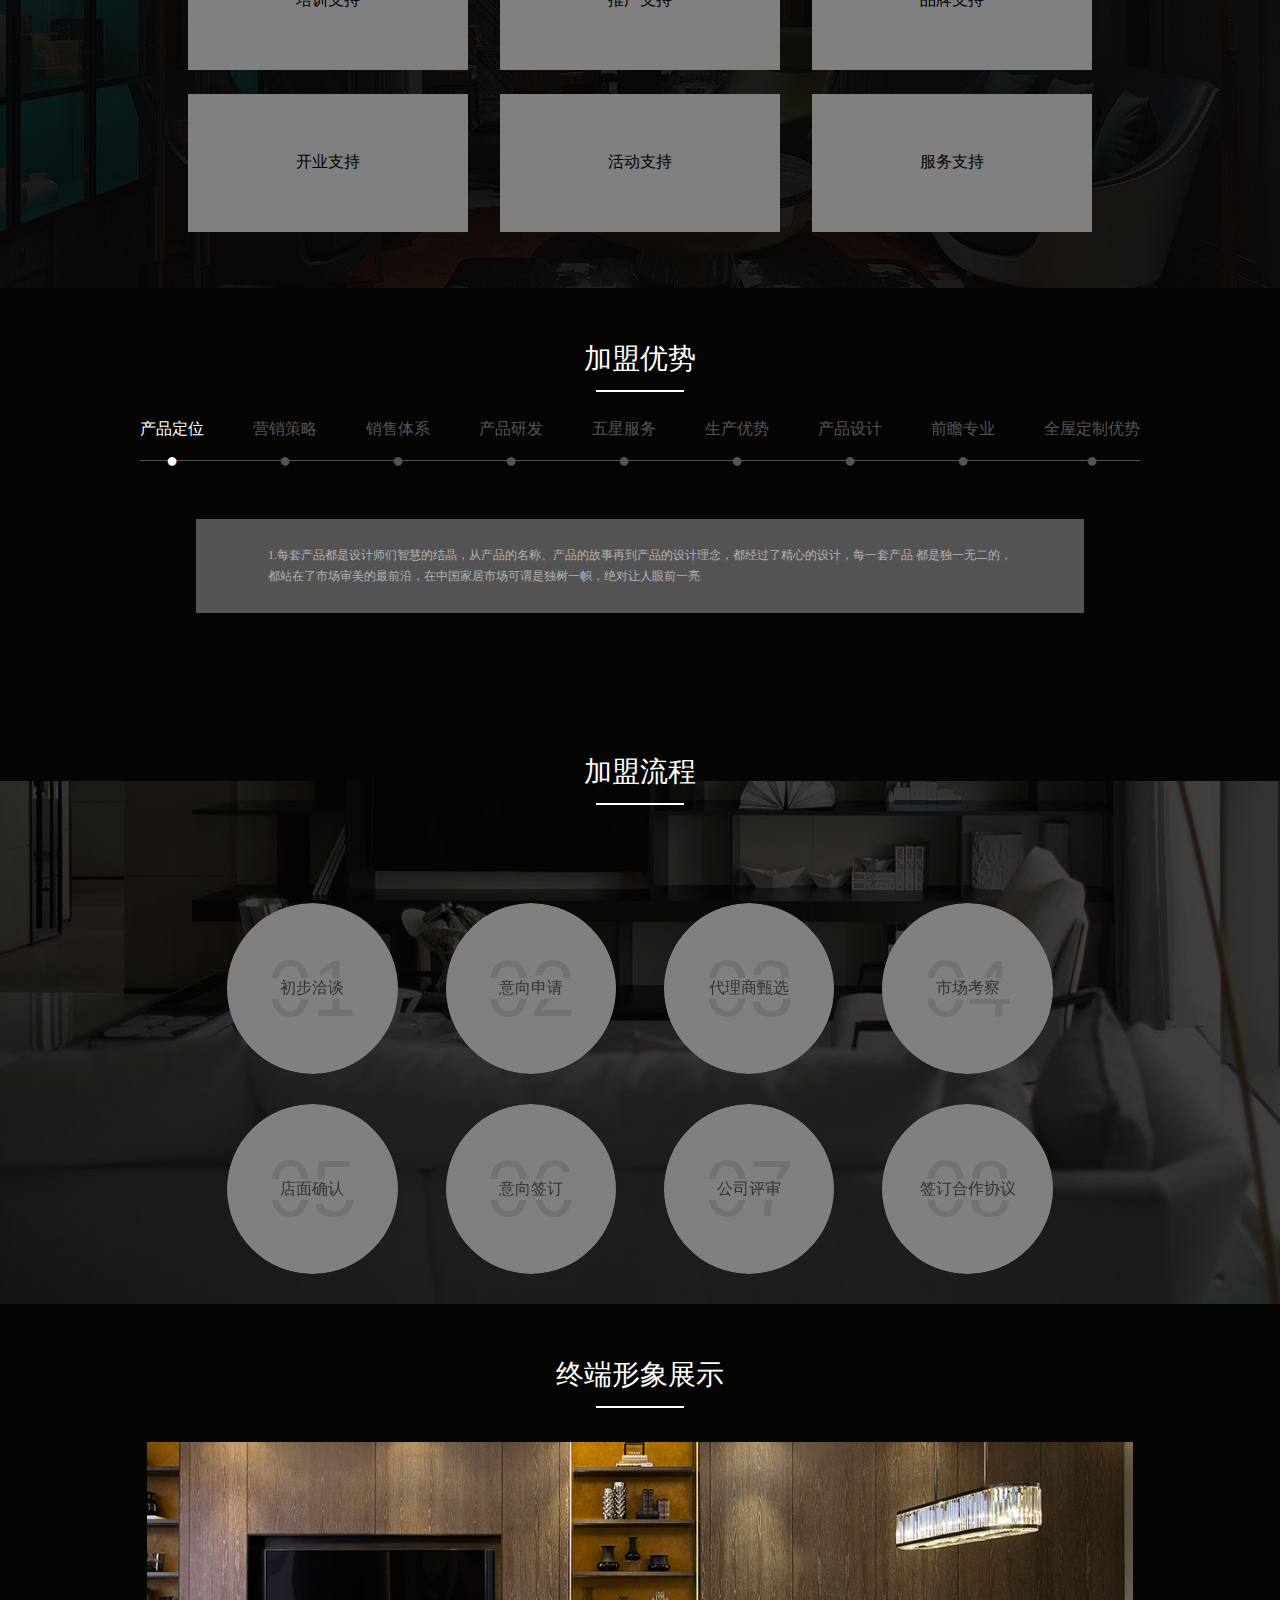
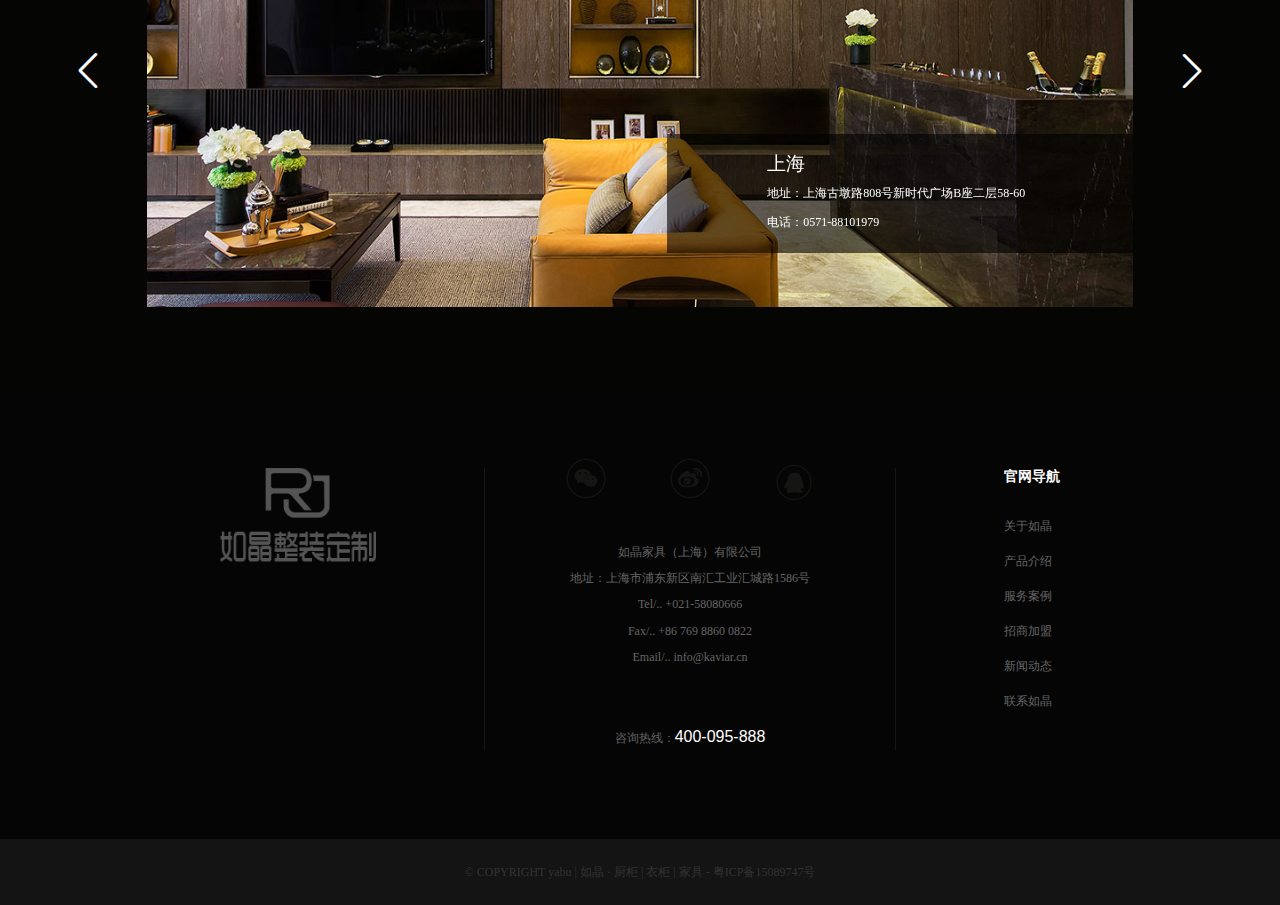
<file: join.html>
<!DOCTYPE html>
<html>
<head lang="en">
    <meta charset="UTF-8">
    <title>招商加盟</title>
    <meta name="viewport" content="initial-scale=1, maximum-scale=1, user-scalable=no, minimal-ui">
    <meta name="apple-mobile-web-app-capable" content="yes">
    <meta content="telephone=no" name="format-detection">
    <meta name="apple-mobile-web-app-status-bar-style" content="black">
    <link rel="stylesheet" href="css/app.css">
    <link rel="stylesheet" href="css/phone.css">
    <script src="js/jquery-1.11.3.min.js"></script>
    <script src="js/TouchSlide.1.1.js"></script>
</head>
<body style="background:#050504">
<script>
    $("document").ready(function(){
        var w= $(window).width();
        if(w<=414){
            $(".header").addClass("noanim")
        }
        $("html,body").css("font-size",w/6.4+"px" );
    });
    $(window).resize(function(){
        var w= $(window).width();
        if(w<=414){
            $(".header").addClass("noanim")
        }
        $("html,body").css("font-size",w/6.4+"px" );
    });
    document.body.addEventListener('touchstart', function () { });
</script>

<!--头部-->
<header class="header">
    <div class="header_t">
        <div class="c">
            <a href="index.html" class="logo"></a>
            <span class="header_t_text">—  —高端定制家居一站式服务商</span>
            <div class="header_menu iconfont icon-menu" id="menu"></div>
        </div>
    </div>
    <div class="header_b flex flex_jcontent">
        <a href="index.html" class="navLogo"></a>
        <div class="nav">
            <ul class="nav_ul">
                <li class="nav_item">
                    <div class="nav_name">
                        <a href="index.html"><span class="iconfont icon-xla"></span>网站首页</a>
                    </div>
                </li>
                <li class="nav_item">
                    <div class="nav_name">
                        <a href="about.html"><span class="iconfont icon-xla"></span>关于如晶</a>
                        <div class="nav_cover"></div>
                    </div>
                    <div class="dropdown">
                        <a href="about.html#a">品牌简介</a>
                        <a href="about.html#b">设计师团队</a>
                        <a href="about.html#c">工厂实力</a>
                        <a href="about.html#d">荣誉资质</a>
                    </div>
                </li>
                <li class="nav_item">
                    <div class="nav_name">
                        <a href="product.html"><span class="iconfont icon-xla"></span>产品介绍</a>
                        <div class="nav_cover"></div>
                    </div>
                    <div class="dropdown">
                        <a href="product.html">木作墙饰</a>
                        <a href="product.html">衣帽间</a>
                        <a href="product.html">背景墙</a>
                        <a href="product.html">时尚家具</a>
                        <a href="product.html">软装配饰</a>
                    </div>
                </li>
                <li class="nav_item">
                    <div class="nav_name">
                        <a href="case.html"><span class="iconfont icon-xla"></span>服务案例</a>
                        <div class="nav_cover"></div>
                    </div>
                    <div class="dropdown">
                        <a href="case.html">现代时尚</a>
                        <a href="case.html">低调奢华</a>
                        <a href="case.html">华丽古典</a>
                    </div>
                </li>
                <li class="nav_item">
                    <div class="nav_name">
                        <a href="join.html"><span class="iconfont icon-xla"></span>招商加盟</a>
                        <div class="nav_cover"></div>
                    </div>
                    <div class="dropdown">
                        <a href="join.html#a">加盟条件</a>
                        <a href="join.html#b">加盟支持</a>
                        <a href="join.html#c">加盟优势</a>
                        <a href="join.html#d">加盟流程</a>
                        <a href="join.html#e">终端形象展示</a>
                    </div>
                </li>
                <li class="nav_item">
                    <div class="nav_name">
                        <a href="new.html"><span class="iconfont icon-xla"></span>新闻动态</a>
                        <div class="nav_cover"></div>
                    </div>
                    <div class="dropdown">
                        <a href="new.html">公司动态</a>
                        <a href="new.html">行业资讯</a>
                        <a href="new.html">市场活动</a>
                    </div>
                </li>
                <li class="nav_item">
                    <div class="nav_name">
                        <a href="contact.html"><span class="iconfont icon-xla"></span>联系如晶</a>
                        <div class="nav_cover"></div>
                    </div>
                    <div class="dropdown">
                        <a href="contact.html#a">联系我们</a>
                        <a href="contact.html#b">加入我们</a>
                        <a href="contact.html#c">专卖店展示</a>
                    </div>
                </li>
            </ul>
            <div class="clear"></div>
        </div>
    </div>
</header>
<script>
    //pc导航动画
    $(document).ready(function(){
        $(window).scroll(function(){
            var top=$(document).scrollTop();
            var h=.57*($(window).width()/6.4)/.44;
            if(top>h){
                $(".header").addClass("active")
            }else{
                if($(".header").hasClass("active")){
                    $(".header").removeClass("active")
                }
            }
        })
    })
    //手机弹出菜单
    $("#menu").click(function(){
        if($(this).hasClass("icon-chacha")){
            $(this).removeClass("icon-chacha").addClass("icon-menu");
            $(".header_b").removeClass("active")
        }else{
            $(this).addClass("icon-chacha").removeClass("icon-menu");
            $(".header_b").addClass("active")
        }
    })
    $(".dropdown a").click(function(){
        $("#menu").removeClass("icon-chacha").addClass("icon-menu");
        $(".header_b").removeClass("active")
    })
</script>


<!--banner-->
<div class="ibanner">
    <img src="images/ib4.jpg" alt=""/>
    <div class="btil">
        <h3 class="btil_text">招商加盟</h3>
        <p class="btil_text">join us</p>
    </div>
</div>

<!--main-->
<section class="section">
    <div class="section_link" id="a"></div>
    <div class="sectionTil sm_mar">
        <h3>加盟条件</h3>
        <div class="line"></div>
    </div>
    <div class="join_tab flex">
        <div class="join_tab_item active">
            <i class="iconfont icon-touzi"></i>投资
        </div>
        <div class="join_tab_item">
            <i class="iconfont icon-peizhi"></i>团队配备
        </div>
        <div class="join_tab_item">
            <i class="iconfont icon-dianpu"></i>店面
        </div>
    </div>
    <div class="join_tabCon tabCon">
        <div class="tabCon_item">
            <div class="join_tabCon_item flex flex_jcontent">
                <div class="join_tabCon_text cnt">
                    <h3>投资要求</h3>
                    <p>
                        拥有品牌经营管理经验，具备营销意识，品牌运作能力，且有积极的创业热情<br/>
                        拥有品牌经营管理经验，具备营销意识，品牌运作能力，且有积极的创业热情<br/>
                        拥有品牌经营管理经验，具备营销意识，品牌运作能力，且有积极的创业热情<br/>
                        拥有品牌经营管理经验，具备营销意识，品牌运作能力，且有积极的创业热情<br/>
                        拥有品牌经营管理经验，具备营销意识，品牌运作能力，且有积极的创业热情<br/>
                        拥有品牌经营管理经验，具备营销意识，品牌运作能力，且有积极的创业热情
                    </p>
                </div>
                <div class="join_tabCon_img"><img src="images/j1.jpg" alt=""/></div>
            </div>
        </div>
        <div class="tabCon_item">
            <div class="join_tabCon_item flex flex_jcontent">
                <div class="join_tabCon_text cnt">
                    <h3>团队配备要求</h3>
                    <p>
                        拥有品牌经营管理经验，具备营销意识，品牌运作能力，且有积极的创业热情<br/>
                        拥有品牌经营管理经验，具备营销意识，品牌运作能力，且有积极的创业热情<br/>
                        拥有品牌经营管理经验，具备营销意识，品牌运作能力，且有积极的创业热情<br/>
                        拥有品牌经营管理经验，具备营销意识，品牌运作能力，且有积极的创业热情<br/>
                        拥有品牌经营管理经验，具备营销意识，品牌运作能力，且有积极的创业热情<br/>
                        拥有品牌经营管理经验，具备营销意识，品牌运作能力，且有积极的创业热情
                    </p>
                </div>
                <div class="join_tabCon_img"><img src="images/j1.jpg" alt=""/></div>
            </div>
        </div>
        <div class="tabCon_item">
            <div class="join_tabCon_item flex flex_jcontent">
                <div class="join_tabCon_text cnt">
                    <h3>店面要求</h3>
                    <p>
                        拥有品牌经营管理经验，具备营销意识，品牌运作能力，且有积极的创业热情<br/>
                        拥有品牌经营管理经验，具备营销意识，品牌运作能力，且有积极的创业热情<br/>
                        拥有品牌经营管理经验，具备营销意识，品牌运作能力，且有积极的创业热情<br/>
                        拥有品牌经营管理经验，具备营销意识，品牌运作能力，且有积极的创业热情<br/>
                        拥有品牌经营管理经验，具备营销意识，品牌运作能力，且有积极的创业热情<br/>
                        拥有品牌经营管理经验，具备营销意识，品牌运作能力，且有积极的创业热情
                    </p>
                </div>
                <div class="join_tabCon_img"><img src="images/j1.jpg" alt=""/></div>
            </div>
        </div>
    </div>
</section>
<script>
    $(".join_tab_item").mouseenter(function(){
        $(this).addClass("active").siblings().removeClass("active");
        $(".tabCon>.tabCon_item").eq($(this).index()).fadeIn().siblings().hide()
    })
</script>

<section class="section jbg">
    <div class="section_link" id="b"></div>
    <div class="sectionTil sm_mar">
        <h3>加盟支持</h3>
        <div class="line"></div>
    </div>
    <div class="supportList flex flex_jcontent">
        <div class="support_item" data-info="<p>雅布合作设计师是国际著名的Matteo Nunziati马特奥. 涅阿缇，在
        马特奥.涅阿缇设计大师及雅布专业的设计团队精心策划下，在行业内打造出雅布独一无二的高端家居门店形象，雅布
        将提供免费展厅测量、样品规划、软装设计、电器规划等服务。</p>">
           <div class="support_item_cover flex flex_dir_clo flex_jcontent"> <p>设计支持</p></div>
        </div>
        <div class="support_item" data-info="<p>雅布合作设计师是国际著名的Matteo Nunziati马特奥. 涅阿缇，在
        马特奥.涅阿缇设计大师及雅布专业的设计团队精心策划下，在行业内打造出雅布独一无二的高端家居门店形象，雅布
        将提供免费展厅测量、样品规划、软装设计、电器规划等服务。</p>">
           <div class="support_item_cover flex flex_dir_clo flex_jcontent"> <p>营销支持</p></div>
        </div>
        <div class="support_item" data-info="<p>雅布合作设计师是国际著名的Matteo Nunziati马特奥. 涅阿缇，在
        马特奥.涅阿缇设计大师及雅布专业的设计团队精心策划下，在行业内打造出雅布独一无二的高端家居门店形象，雅布
        将提供免费展厅测量、样品规划、软装设计、电器规划等服务。</p>">
           <div class="support_item_cover flex flex_dir_clo flex_jcontent"> <p>管理支持</p></div>
        </div>
        <div class="support_item" data-info="<p>雅布合作设计师是国际著名的Matteo Nunziati马特奥. 涅阿缇，在
        马特奥.涅阿缇设计大师及雅布专业的设计团队精心策划下，在行业内打造出雅布独一无二的高端家居门店形象，雅布
        将提供免费展厅测量、样品规划、软装设计、电器规划等服务。</p>">
           <div class="support_item_cover flex flex_dir_clo flex_jcontent"><p> 培训支持</p></div>
        </div>
        <div class="support_item" data-info="<p>雅布合作设计师是国际著名的Matteo Nunziati马特奥. 涅阿缇，在
        马特奥.涅阿缇设计大师及雅布专业的设计团队精心策划下，在行业内打造出雅布独一无二的高端家居门店形象，雅布
        将提供免费展厅测量、样品规划、软装设计、电器规划等服务。</p>">
           <div class="support_item_cover flex flex_dir_clo flex_jcontent"><p> 推广支持</p></div>
        </div>
        <div class="support_item" data-info="<p>雅布合作设计师是国际著名的Matteo Nunziati马特奥. 涅阿缇，在
        马特奥.涅阿缇设计大师及雅布专业的设计团队精心策划下，在行业内打造出雅布独一无二的高端家居门店形象，雅布
        将提供免费展厅测量、样品规划、软装设计、电器规划等服务。</p>">
           <div class="support_item_cover flex flex_dir_clo flex_jcontent"><p> 品牌支持</p></div>
        </div>
        <div class="support_item" data-info="<p>雅布合作设计师是国际著名的Matteo Nunziati马特奥. 涅阿缇，在
        马特奥.涅阿缇设计大师及雅布专业的设计团队精心策划下，在行业内打造出雅布独一无二的高端家居门店形象，雅布
        将提供免费展厅测量、样品规划、软装设计、电器规划等服务。</p>">
           <div class="support_item_cover flex flex_dir_clo flex_jcontent"> <p>开业支持</p></div>
        </div>
        <div class="support_item" data-info="<p>雅布合作设计师是国际著名的Matteo Nunziati马特奥. 涅阿缇，在
        马特奥.涅阿缇设计大师及雅布专业的设计团队精心策划下，在行业内打造出雅布独一无二的高端家居门店形象，雅布
        将提供免费展厅测量、样品规划、软装设计、电器规划等服务。</p>">
           <div class="support_item_cover flex flex_dir_clo flex_jcontent"><p> 活动支持</p></div>
        </div>
        <div class="support_item" data-info="<p>雅布合作设计师是国际著名的Matteo Nunziati马特奥. 涅阿缇，在
        马特奥.涅阿缇设计大师及雅布专业的设计团队精心策划下，在行业内打造出雅布独一无二的高端家居门店形象，雅布
        将提供免费展厅测量、样品规划、软装设计、电器规划等服务。</p>">
           <div class="support_item_cover flex flex_dir_clo flex_jcontent"><p> 服务支持</p></div>
        </div>
    </div>
</section>

<div class="layout" id="layout">
    <div class="layoutbg"></div>
    <div class="layoutBBox flex">
        <div class="bbox_name flex flex_dir_clo flex_jcontent"><p id="name"></p></div>
        <div class="bbox_text cnt flex flex_dir_clo flex_jcontent"></div>
        <div class="layout_close iconfont icon-guanbi"></div>
    </div>
</div>
<script>
    $(".support_item").click(function(){
        var name=$(this).text();
        var info=$(this).attr("data-info")
        $("#layout").show().find("#name").text(name).parent().siblings(".bbox_text").html(info)
    })
    $("#layout .icon-guanbi").click(function(){
        $("#layout").hide();
    })
</script>

<script src="js/slide2.js"></script>
<section class="section advtange">
    <div class="section_link" id="c"></div>
    <div class="sectionTil sm_mar">
        <h3>加盟优势</h3>
        <div class="line"></div>
    </div>
    <div class="advtWrap">
        <div class="advtList flex flex_jcontent_bet" id="navTwo">
            <div class="advt_item active nt">产品定位</div>
            <div class="advt_item nt">营销策略 </div>
            <div class="advt_item nt">销售体系</div>
            <div class="advt_item nt">产品研发</div>
            <div class="advt_item nt">五星服务</div>
            <div class="advt_item nt">生产优势</div>
            <div class="advt_item nt">产品设计</div>
            <div class="advt_item nt">前瞻专业</div>
            <div class="advt_item nt">全屋定制优势</div>
        </div>
    </div>
    <div class="tabCon" id="advt">
        <div class="tabCon_item advt_cnt cnt flex flex_dir_clo flex_jcontent">
            <p>1.每套产品都是设计师们智慧的结晶，从产品的名称、产品的故事再到产品的设计理念，都经过了精心的设计，每一套产品
                都是独一无二的，都站在了市场审美的最前沿，在中国家居市场可谓是独树一帜，绝对让人眼前一亮
            </p>
        </div>
        <div class="tabCon_item advt_cnt cnt flex flex_dir_clo flex_jcontent">
            <p>2.每套产品都是设计师们智慧的结晶，从产品的名称、产品的故事再到产品的设计理念，都经过了精心的设计，每一套产品
                都是独一无二的，都站在了市场审美的最前沿，在中国家居市场可谓是独树一帜，绝对让人眼前一亮
            </p>
        </div>
        <div class="tabCon_item advt_cnt cnt flex flex_dir_clo flex_jcontent">
            <p>3.每套产品都是设计师们智慧的结晶，从产品的名称、产品的故事再到产品的设计理念，都经过了精心的设计，每一套产品
                都是独一无二的，都站在了市场审美的最前沿，在中国家居市场可谓是独树一帜，绝对让人眼前一亮
            </p>
        </div>
        <div class="tabCon_item advt_cnt cnt flex flex_dir_clo flex_jcontent">
            <p>4.每套产品都是设计师们智慧的结晶，从产品的名称、产品的故事再到产品的设计理念，都经过了精心的设计，每一套产品
                都是独一无二的，都站在了市场审美的最前沿，在中国家居市场可谓是独树一帜，绝对让人眼前一亮
            </p>
        </div>
        <div class="tabCon_item advt_cnt cnt flex flex_dir_clo flex_jcontent">
            <p>5.每套产品都是设计师们智慧的结晶，从产品的名称、产品的故事再到产品的设计理念，都经过了精心的设计，每一套产品
                都是独一无二的，都站在了市场审美的最前沿，在中国家居市场可谓是独树一帜，绝对让人眼前一亮
            </p>
        </div>
        <div class="tabCon_item advt_cnt cnt flex flex_dir_clo flex_jcontent">
            <p>6.每套产品都是设计师们智慧的结晶，从产品的名称、产品的故事再到产品的设计理念，都经过了精心的设计，每一套产品
                都是独一无二的，都站在了市场审美的最前沿，在中国家居市场可谓是独树一帜，绝对让人眼前一亮
            </p>
        </div>
        <div class="tabCon_item advt_cnt cnt flex flex_dir_clo flex_jcontent">
            <p>7.每套产品都是设计师们智慧的结晶，从产品的名称、产品的故事再到产品的设计理念，都经过了精心的设计，每一套产品
                都是独一无二的，都站在了市场审美的最前沿，在中国家居市场可谓是独树一帜，绝对让人眼前一亮
            </p>
        </div>
        <div class="tabCon_item advt_cnt cnt flex flex_dir_clo flex_jcontent">
            <p>8.每套产品都是设计师们智慧的结晶，从产品的名称、产品的故事再到产品的设计理念，都经过了精心的设计，每一套产品
                都是独一无二的，都站在了市场审美的最前沿，在中国家居市场可谓是独树一帜，绝对让人眼前一亮
            </p>
        </div>
        <div class="tabCon_item advt_cnt cnt flex flex_dir_clo flex_jcontent">
            <p>9.每套产品都是设计师们智慧的结晶，从产品的名称、产品的故事再到产品的设计理念，都经过了精心的设计，每一套产品
                都是独一无二的，都站在了市场审美的最前沿，在中国家居市场可谓是独树一帜，绝对让人眼前一亮
            </p>
        </div>
    </div>
</section>
<script>
    $(".advt_item").click(function(){
        $(this).addClass("active").siblings().removeClass("active")
        $("#advt>.tabCon_item").eq($(this).index()).fadeIn().siblings().hide()
    })
</script>


<section class="section stepbg">
    <div class="section_link" id="d"></div>
    <div class="sectionTil sm_mar">
        <h3>加盟流程</h3>
        <div class="line"></div>
    </div>
    <div class="stepList flex flex_jcontent">
        <div class="step_item">
            <div class="step_item_foward">
                <div class="step_item_cover flex flex_dir_clo flex_jcontent">
                    <p class="step_num">01</p>
                </div>
                <div class="step_item_cover flex flex_dir_clo flex_jcontent">
                    <p>初步洽谈</p>
                </div>
            </div>
            <div class="step_item_back flex flex_jcontent flex_dir_clo">
                <p>指导意向加盟商做市场<br/>调查及计划书</p>
            </div>
        </div>
        <div class="step_item">
            <div class="step_item_foward">
                <div class="step_item_cover flex flex_dir_clo flex_jcontent">
                    <p class="step_num">02</p>
                </div>
                <div class="step_item_cover flex flex_dir_clo flex_jcontent">
                    <p>意向申请</p>
                </div>
            </div>
            <div class="step_item_back flex flex_jcontent flex_dir_clo">
                <p>指导意向加盟商做市场<br/>调查及计划书</p>
            </div>
        </div>
        <div class="step_item">
            <div class="step_item_foward">
                <div class="step_item_cover flex flex_dir_clo flex_jcontent">
                    <p class="step_num">03</p>
                </div>
                <div class="step_item_cover flex flex_dir_clo flex_jcontent">
                    <p>代理商甄选</p>
                </div>
            </div>
            <div class="step_item_back flex flex_jcontent flex_dir_clo">
                <p>指导意向加盟商做市场<br/>调查及计划书</p>
            </div>
        </div>
        <div class="step_item">
            <div class="step_item_foward">
                <div class="step_item_cover flex flex_dir_clo flex_jcontent">
                    <p class="step_num">04</p>
                </div>
                <div class="step_item_cover flex flex_dir_clo flex_jcontent">
                    <p>市场考察</p>
                </div>
            </div>
            <div class="step_item_back flex flex_jcontent flex_dir_clo">
                <p>指导意向加盟商做市场<br/>调查及计划书</p>
            </div>
        </div>
        <div class="step_item">
            <div class="step_item_foward">
                <div class="step_item_cover flex flex_dir_clo flex_jcontent">
                    <p class="step_num">05</p>
                </div>
                <div class="step_item_cover flex flex_dir_clo flex_jcontent">
                    <p>店面确认</p>
                </div>
            </div>
            <div class="step_item_back flex flex_jcontent flex_dir_clo">
                <p>指导意向加盟商做市场<br/>调查及计划书</p>
            </div>
        </div>
        <div class="step_item">
            <div class="step_item_foward">
                <div class="step_item_cover flex flex_dir_clo flex_jcontent">
                    <p class="step_num">06</p>
                </div>
                <div class="step_item_cover flex flex_dir_clo flex_jcontent">
                    <p>意向签订</p>
                </div>
            </div>
            <div class="step_item_back flex flex_jcontent flex_dir_clo">
                <p>指导意向加盟商做市场<br/>调查及计划书</p>
            </div>
        </div>
        <div class="step_item">
            <div class="step_item_foward">
                <div class="step_item_cover flex flex_dir_clo flex_jcontent">
                    <p class="step_num">07</p>
                </div>
                <div class="step_item_cover flex flex_dir_clo flex_jcontent">
                    <p>公司评审</p>
                </div>
            </div>
            <div class="step_item_back flex flex_jcontent flex_dir_clo">
                <p>指导意向加盟商做市场<br/>调查及计划书</p>
            </div>
        </div>
        <div class="step_item">
            <div class="step_item_foward">
                <div class="step_item_cover flex flex_dir_clo flex_jcontent">
                    <p class="step_num">08</p>
                </div>
                <div class="step_item_cover flex flex_dir_clo flex_jcontent">
                    <p>签订合作协议</p>
                </div>
            </div>
            <div class="step_item_back flex flex_jcontent flex_dir_clo">
                <p>指导意向加盟商做市场<br/>调查及计划书</p>
            </div>
        </div>
    </div>
</section>

<section class="section">
    <div class="section_link" id="e"></div>
    <div class="sectionTil sm_mar">
        <h3>终端形象展示</h3>
        <div class="line"></div>
    </div>
    <div class="showList" id="show">
        <div class="bd">
            <div class="show_item">
                <img src="images/show1.jpg" alt=""/>
                <div class="show_text cnt">
                    <h3>上海</h3>
                    <p>地址：上海古墩路808号新时代广场B座二层58-60
                        电话：0571-88101979</p>
                </div>
            </div>
            <div class="show_item">
                <img src="images/show1.jpg" alt=""/>
                <div class="show_text cnt">
                    <h3>上海</h3>
                    <p>地址：上海古墩路808号新时代广场B座二层58-60
                        电话：0571-88101979</p>
                </div>
            </div>
        </div>
        <a href="javascript:void(0)" class="iconfont icon-pre"></a>
        <a href="javascript:void(0)" class="iconfont icon-next"></a>
    </div>
</section>
<script>
    TouchSlide({
        slideCell:"#show",
        titCell:".bannerNav ul", //开启自动分页 autoPage:true ，此时设置 titCell 为导航元素包裹层
        mainCell:".bd",
        effect:"left",
        autoPlay:false,//自动播放
        autoPage:false, //自动分页
        switchLoad:"_src" //切换加载，真实图片路径为"_src"
    });
</script>

<footer class="footer">
    <div class="f_cnt">
        <div class="f_logo hidden_sm"></div>
        <div class="f_contact">
            <div class="f_icon">
                <div class="iconfont icon-weixin1"></div>
                <div class="iconfont icon-weibo"></div>
                <div class="iconfont icon-qq"></div>
            </div>
            <p>如晶家具（上海）有限公司<br/>
                地址：上海市浦东新区南汇工业汇城路1586号<br/>
                Tel/.. +021-58080666<br/>
                Fax/.. +86 769 8860 0822<br/>
                Email/.. info@kaviar.cn
            </p><br/><br/>
            <p>咨询热线：<a href="tel:400-095-888">400-095-888</a></p>
        </div>
        <div class="f_nav hidden_sm">
            <h3>官网导航</h3>
            <ul>
                <li><a href="about.html">关于如晶</a></li>
                <li><a href="product.html">产品介绍</a></li>
                <li><a href="case.html">服务案例</a></li>
                <li><a href="join.html">招商加盟</a></li>
                <li><a href="new.html">新闻动态</a></li>
                <li><a href="contact.html">联系如晶</a></li>
            </ul>
        </div>
    </div>
</footer>

<div class="bottom">© COPYRIGHT yabu | 如晶 · 厨柜 | 衣柜 | 家具 - 粤ICP备15089747号</div>
</body>
</html>
</file>
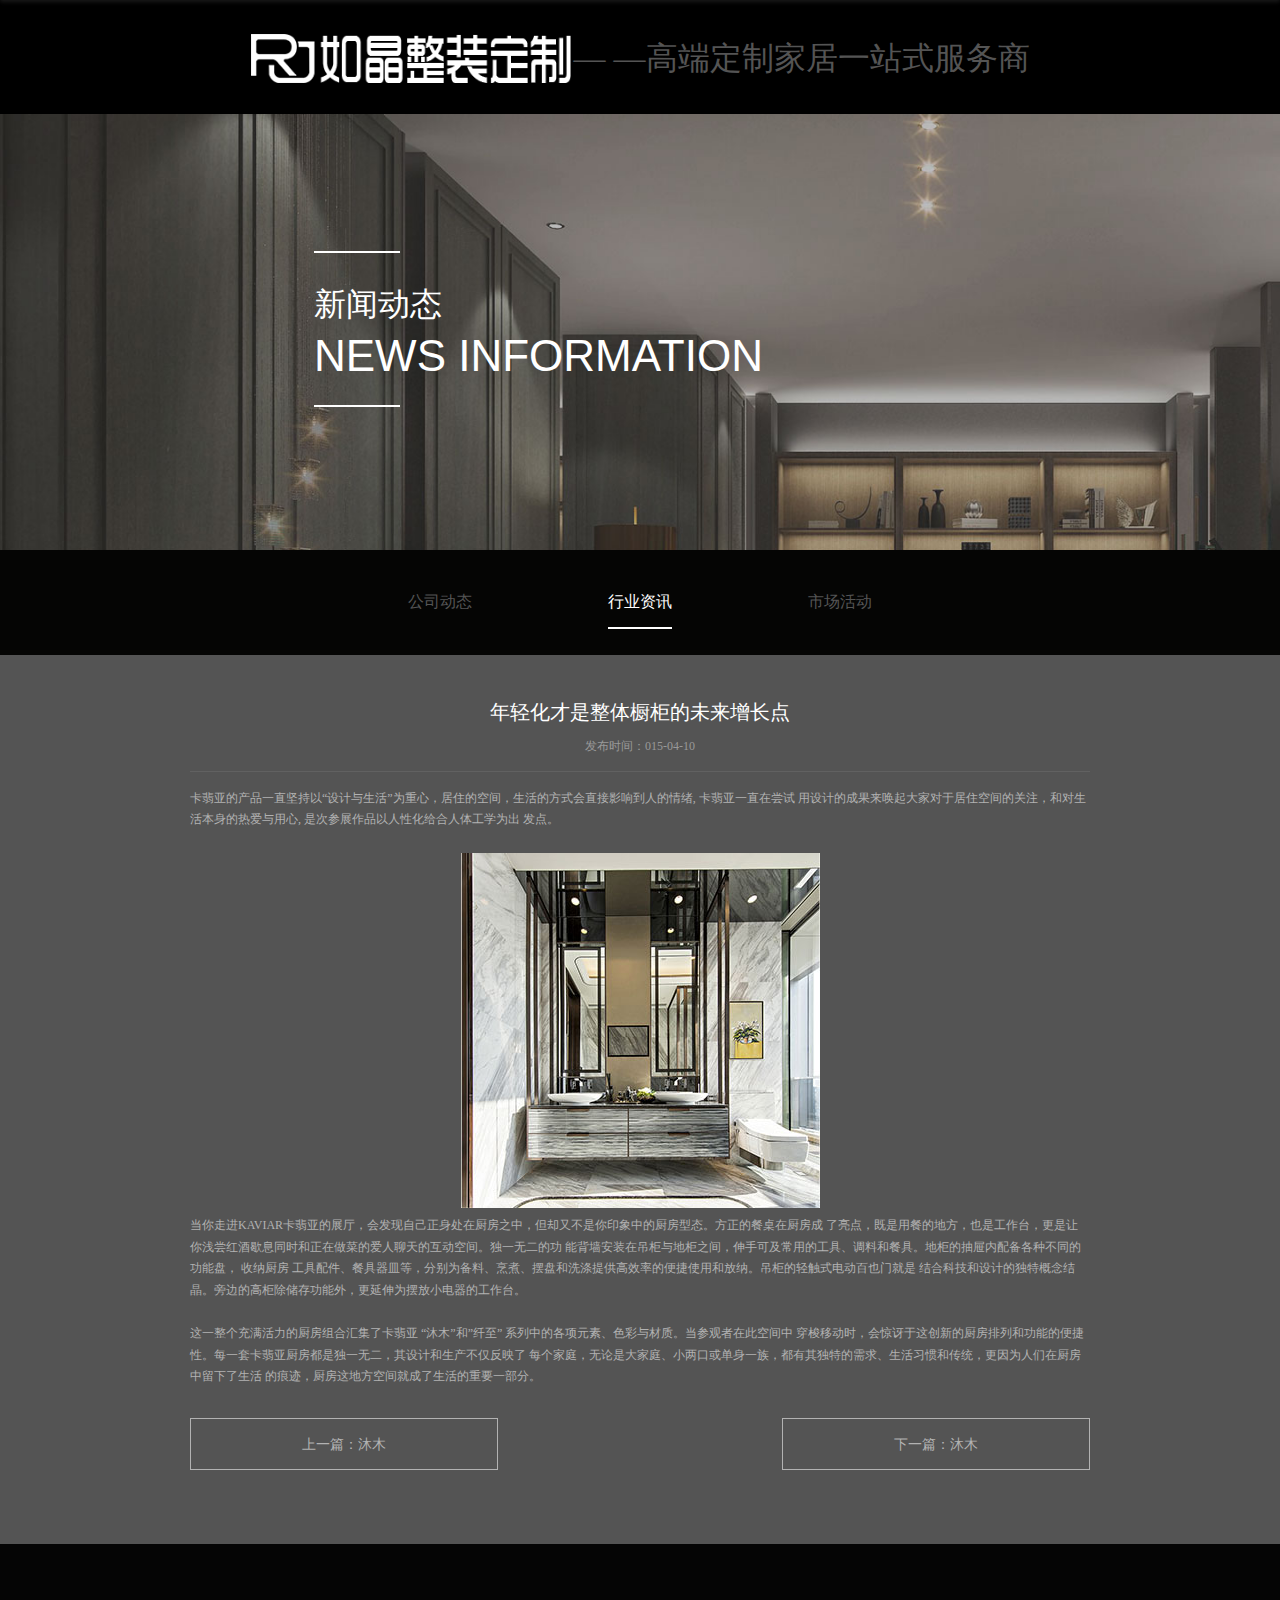
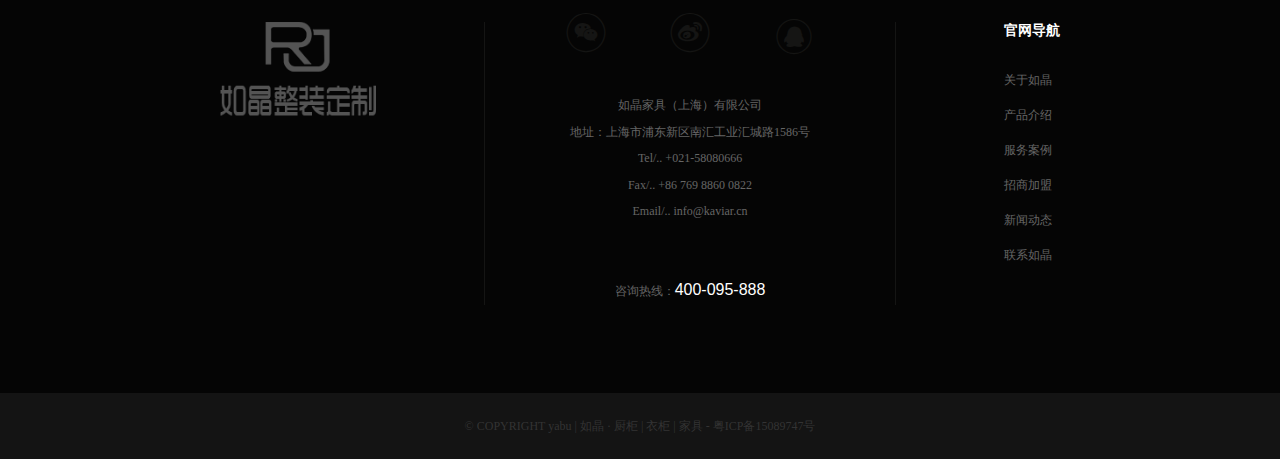
<file: new-detail.html>
<!DOCTYPE html>
<html>
<head lang="en">
    <meta charset="UTF-8">
    <title>新闻动态</title>
    <meta name="viewport" content="initial-scale=1, maximum-scale=1, user-scalable=no, minimal-ui">
    <meta name="apple-mobile-web-app-capable" content="yes">
    <meta content="telephone=no" name="format-detection">
    <meta name="apple-mobile-web-app-status-bar-style" content="black">
    <link rel="stylesheet" href="css/app.css">
    <link rel="stylesheet" href="css/phone.css">
    <script src="js/jquery-1.11.3.min.js"></script>
</head>
<body style="background:#050504">
<script>
    $("document").ready(function(){
        var w= $(window).width();
        if(w<=414){
            $(".header").addClass("noanim")
        }
        $("html,body").css("font-size",w/6.4+"px" );
    });
    $(window).resize(function(){
        var w= $(window).width();
        if(w<=414){
            $(".header").addClass("noanim")
        }
        $("html,body").css("font-size",w/6.4+"px" );
    });
    document.body.addEventListener('touchstart', function () { });
</script>

<!--头部-->
<header class="header">
    <div class="header_t">
        <div class="c">
            <a href="index.html" class="logo"></a>
            <span class="header_t_text">—  —高端定制家居一站式服务商</span>
            <div class="header_menu iconfont icon-menu" id="menu"></div>
        </div>
    </div>
    <div class="header_b flex flex_jcontent">
        <a href="index.html" class="navLogo"></a>
        <div class="nav">
            <ul class="nav_ul">
                <li class="nav_item">
                    <div class="nav_name">
                        <a href="index.html"><span class="iconfont icon-xla"></span>网站首页</a>
                    </div>
                </li>
                <li class="nav_item">
                    <div class="nav_name">
                        <a href="about.html"><span class="iconfont icon-xla"></span>关于如晶</a>
                        <div class="nav_cover"></div>
                    </div>
                    <div class="dropdown">
                        <a href="about.html#a">品牌简介</a>
                        <a href="about.html#b">设计师团队</a>
                        <a href="about.html#c">工厂实力</a>
                        <a href="about.html#d">荣誉资质</a>
                    </div>
                </li>
                <li class="nav_item">
                    <div class="nav_name">
                        <a href="product.html"><span class="iconfont icon-xla"></span>产品介绍</a>
                        <div class="nav_cover"></div>
                    </div>
                    <div class="dropdown">
                        <a href="product.html">木作墙饰</a>
                        <a href="product.html">衣帽间</a>
                        <a href="product.html">背景墙</a>
                        <a href="product.html">时尚家具</a>
                        <a href="product.html">软装配饰</a>
                    </div>
                </li>
                <li class="nav_item">
                    <div class="nav_name">
                        <a href="case.html"><span class="iconfont icon-xla"></span>服务案例</a>
                        <div class="nav_cover"></div>
                    </div>
                    <div class="dropdown">
                        <a href="case.html">现代时尚</a>
                        <a href="case.html">低调奢华</a>
                        <a href="case.html">华丽古典</a>
                    </div>
                </li>
                <li class="nav_item">
                    <div class="nav_name">
                        <a href="join.html"><span class="iconfont icon-xla"></span>招商加盟</a>
                        <div class="nav_cover"></div>
                    </div>
                    <div class="dropdown">
                        <a href="join.html#a">加盟条件</a>
                        <a href="join.html#b">加盟支持</a>
                        <a href="join.html#c">加盟优势</a>
                        <a href="join.html#d">加盟流程</a>
                        <a href="join.html#e">终端形象展示</a>
                    </div>
                </li>
                <li class="nav_item">
                    <div class="nav_name">
                        <a href="new.html"><span class="iconfont icon-xla"></span>新闻动态</a>
                        <div class="nav_cover"></div>
                    </div>
                    <div class="dropdown">
                        <a href="new.html">公司动态</a>
                        <a href="new.html">行业资讯</a>
                        <a href="new.html">市场活动</a>
                    </div>
                </li>
                <li class="nav_item">
                    <div class="nav_name">
                        <a href="contact.html"><span class="iconfont icon-xla"></span>联系如晶</a>
                        <div class="nav_cover"></div>
                    </div>
                    <div class="dropdown">
                        <a href="contact.html#a">联系我们</a>
                        <a href="contact.html#b">加入我们</a>
                        <a href="contact.html#c">专卖店展示</a>
                    </div>
                </li>
            </ul>
            <div class="clear"></div>
        </div>
    </div>
</header>
<script>
    //pc导航动画
    $(document).ready(function(){
        $(window).scroll(function(){
            var top=$(document).scrollTop();
            var h=.57*($(window).width()/6.4)/.44;
            if(top>h){
                $(".header").addClass("active")
            }else{
                if($(".header").hasClass("active")){
                    $(".header").removeClass("active")
                }
            }
        })
    })
    //手机弹出菜单
    $("#menu").click(function(){
        if($(this).hasClass("icon-chacha")){
            $(this).removeClass("icon-chacha").addClass("icon-menu");
            $(".header_b").removeClass("active")
        }else{
            $(this).addClass("icon-chacha").removeClass("icon-menu");
            $(".header_b").addClass("active")
        }
    })
    $(".dropdown a").click(function(){
        $("#menu").removeClass("icon-chacha").addClass("icon-menu");
        $(".header_b").removeClass("active")
    })
</script>


<!--banner-->
<div class="ibanner">
    <img src="images/ib5.jpg" alt=""/>
    <div class="btil">
        <h3 class="btil_text">新闻动态</h3>
        <p class="btil_text">News information</p>
    </div>
</div>


<!--二级导航-->
<script src="js/slide2.js"></script>
<div class="navTwoWrap">
    <div class="navTwo flex flex_jcontent" id="navTwo">
        <a href="case.html" class="nt">公司动态<i></i></a>
        <a href="case.html" class="on nt">行业资讯<i></i></a>
        <a href="case.html" class="nt">市场活动<i></i></a>
    </div>
</div>

<!--新闻内页-->
<div class=" nDetail">
    <div class="mainpage">
        <div class="mainpage_til">
            <h3>年轻化才是整体橱柜的未来增长点</h3>
            <p>发布时间：015-04-10</p>
        </div>
        <div class="cnt">
            <p>卡翡亚的产品一直坚持以“设计与生活”为重心，居住的空间，生活的方式会直接影响到人的情绪, 卡翡亚一直在尝试
                用设计的成果来唤起大家对于居住空间的关注，和对生活本身的热爱与用心, 是次参展作品以人性化给合人体工学为出
                发点。
            </p><br/>
            <p style="text-align:center"><img src="images/c1.jpg" alt=""/></p>
            <p>当你走进KAVIAR卡翡亚的展厅，会发现自己正身处在厨房之中，但却又不是你印象中的厨房型态。方正的餐桌在厨房成
                了亮点，既是用餐的地方，也是工作台，更是让你浅尝红酒歇息同时和正在做菜的爱人聊天的互动空间。独一无二的功
                能背墙安装在吊柜与地柜之间，伸手可及常用的工具、调料和餐具。地柜的抽屉内配备各种不同的功能盘， 收纳厨房
                工具配件、餐具器皿等，分别为备料、烹煮、摆盘和洗涤提供高效率的便捷使用和放纳。吊柜的轻触式电动百也门就是
                结合科技和设计的独特概念结晶。旁边的高柜除储存功能外，更延伸为摆放小电器的工作台。
            </p><br/>
            <p>这一整个充满活力的厨房组合汇集了卡翡亚 “沐木”和”纤至” 系列中的各项元素、色彩与材质。当参观者在此空间中
                穿梭移动时，会惊讶于这创新的厨房排列和功能的便捷性。每一套卡翡亚厨房都是独一无二，其设计和生产不仅反映了
                每个家庭，无论是大家庭、小两口或单身一族，都有其独特的需求、生活习惯和传统，更因为人们在厨房中留下了生活
                的痕迹，厨房这地方空间就成了生活的重要一部分。</p>
        </div>
        <div class="prne content">
            <a href="product-detail.html" class="btn">上一篇：沐木</a>
            <a href="product-detail.html" class="btn">下一篇：沐木</a>
        </div>
    </div>
</div>

<footer class="footer">
    <div class="f_cnt">
        <div class="f_logo hidden_sm"></div>
        <div class="f_contact">
            <div class="f_icon">
                <div class="iconfont icon-weixin1"></div>
                <div class="iconfont icon-weibo"></div>
                <div class="iconfont icon-qq"></div>
            </div>
            <p>如晶家具（上海）有限公司<br/>
                地址：上海市浦东新区南汇工业汇城路1586号<br/>
                Tel/.. +021-58080666<br/>
                Fax/.. +86 769 8860 0822<br/>
                Email/.. info@kaviar.cn
            </p><br/><br/>
            <p>咨询热线：<a href="tel:400-095-888">400-095-888</a></p>
        </div>
        <div class="f_nav hidden_sm">
            <h3>官网导航</h3>
            <ul>
                <li><a href="about.html">关于如晶</a></li>
                <li><a href="product.html">产品介绍</a></li>
                <li><a href="case.html">服务案例</a></li>
                <li><a href="join.html">招商加盟</a></li>
                <li><a href="new.html">新闻动态</a></li>
                <li><a href="contact.html">联系如晶</a></li>
            </ul>
        </div>
    </div>
</footer>

<div class="bottom">© COPYRIGHT yabu | 如晶 · 厨柜 | 衣柜 | 家具 - 粤ICP备15089747号</div>

</body>
</html>
</file>
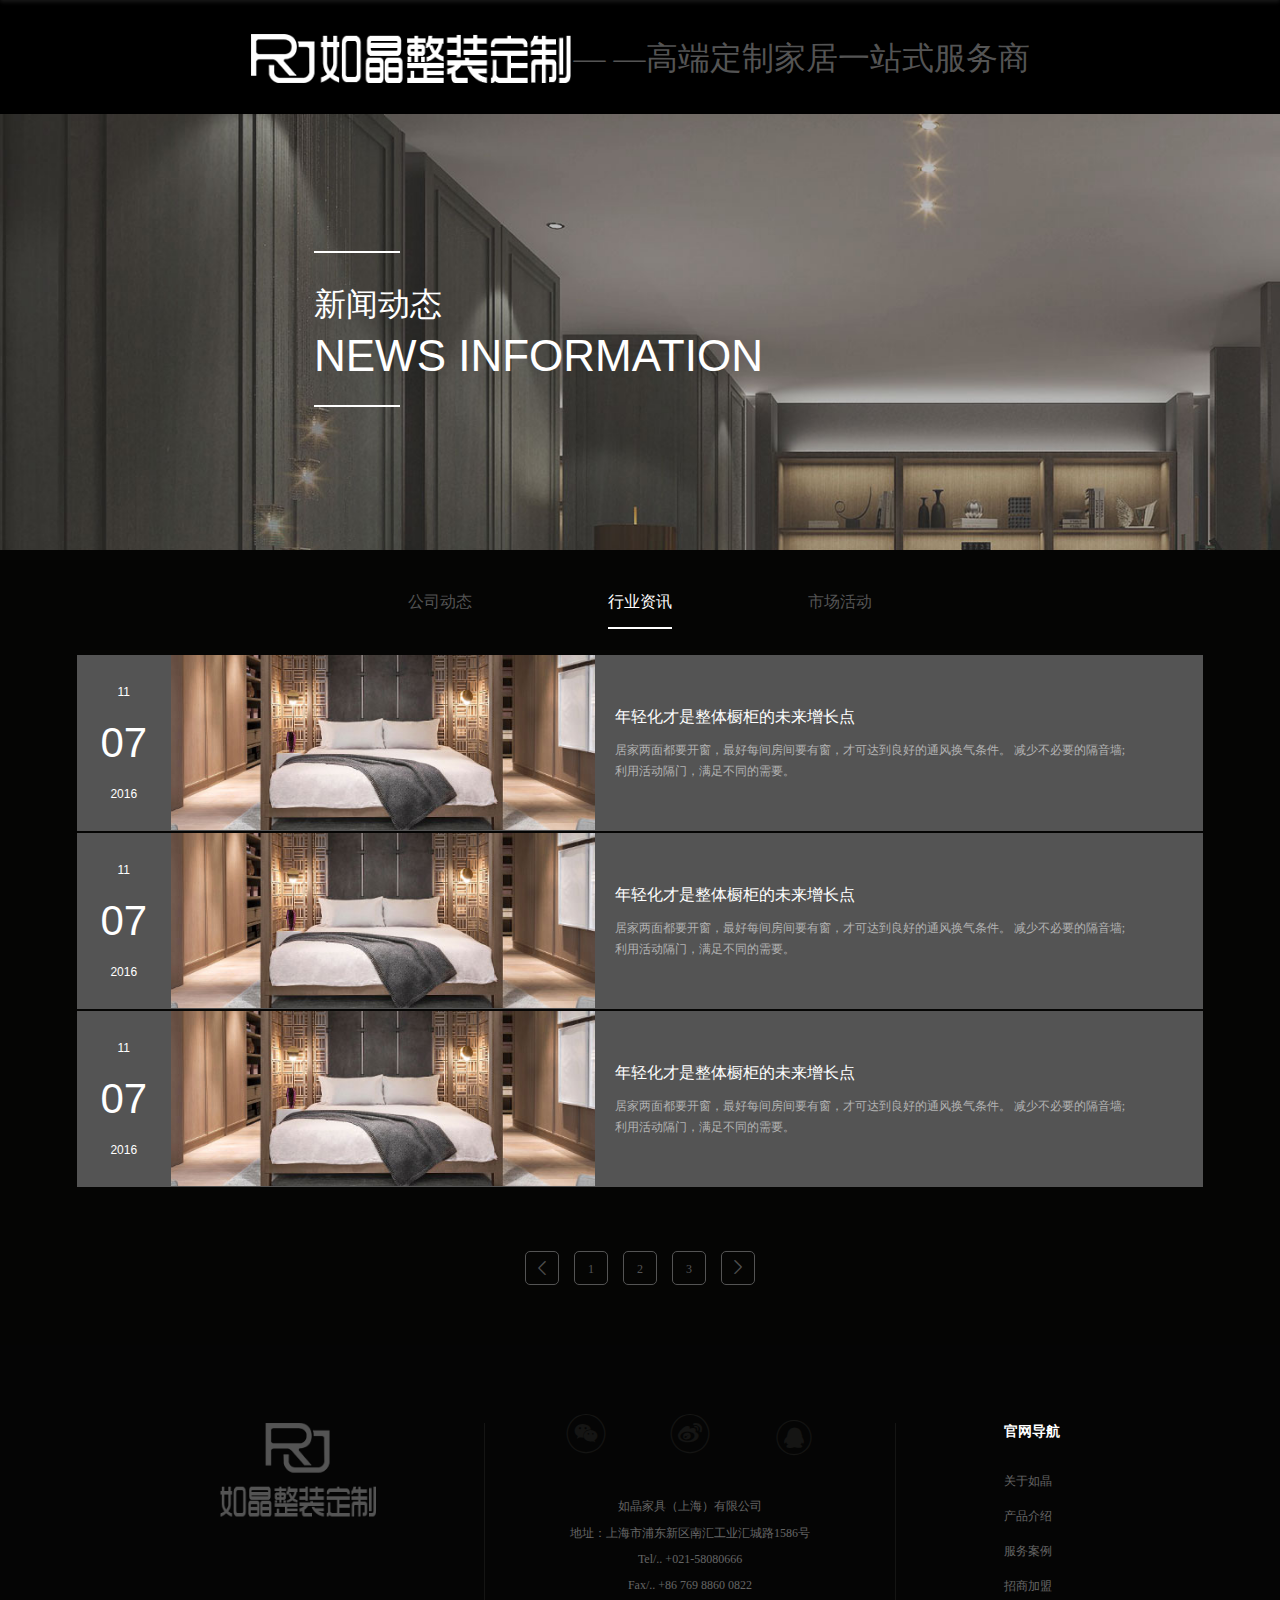
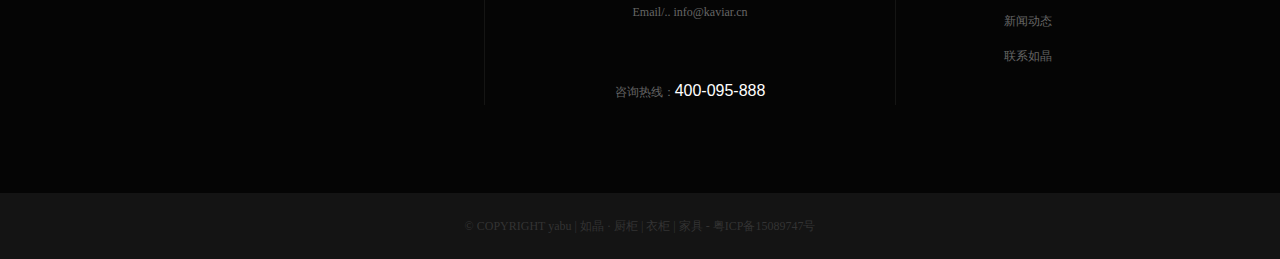
<file: new.html>
<!DOCTYPE html>
<html>
<head lang="en">
    <meta charset="UTF-8">
    <title>新闻动态</title>
    <meta name="viewport" content="initial-scale=1, maximum-scale=1, user-scalable=no, minimal-ui">
    <meta name="apple-mobile-web-app-capable" content="yes">
    <meta content="telephone=no" name="format-detection">
    <meta name="apple-mobile-web-app-status-bar-style" content="black">
    <link rel="stylesheet" href="css/app.css">
    <link rel="stylesheet" href="css/phone.css">
    <script src="js/jquery-1.11.3.min.js"></script>
</head>
<body style="background:#050504">
<script>
    $("document").ready(function(){
        var w= $(window).width();
        if(w<=414){
            $(".header").addClass("noanim")
        }
        $("html,body").css("font-size",w/6.4+"px" );
    });
    $(window).resize(function(){
        var w= $(window).width();
        if(w<=414){
            $(".header").addClass("noanim")
        }
        $("html,body").css("font-size",w/6.4+"px" );
    });
    document.body.addEventListener('touchstart', function () { });
</script>

<!--头部-->
<header class="header">
    <div class="header_t">
        <div class="c">
            <a href="index.html" class="logo"></a>
            <span class="header_t_text">—  —高端定制家居一站式服务商</span>
            <div class="header_menu iconfont icon-menu" id="menu"></div>
        </div>
    </div>
    <div class="header_b flex flex_jcontent">
        <a href="index.html" class="navLogo"></a>
        <div class="nav">
            <ul class="nav_ul">
                <li class="nav_item">
                    <div class="nav_name">
                        <a href="index.html"><span class="iconfont icon-xla"></span>网站首页</a>
                    </div>
                </li>
                <li class="nav_item">
                    <div class="nav_name">
                        <a href="about.html"><span class="iconfont icon-xla"></span>关于如晶</a>
                        <div class="nav_cover"></div>
                    </div>
                    <div class="dropdown">
                        <a href="about.html#a">品牌简介</a>
                        <a href="about.html#b">设计师团队</a>
                        <a href="about.html#c">工厂实力</a>
                        <a href="about.html#d">荣誉资质</a>
                    </div>
                </li>
                <li class="nav_item">
                    <div class="nav_name">
                        <a href="product.html"><span class="iconfont icon-xla"></span>产品介绍</a>
                        <div class="nav_cover"></div>
                    </div>
                    <div class="dropdown">
                        <a href="product.html">木作墙饰</a>
                        <a href="product.html">衣帽间</a>
                        <a href="product.html">背景墙</a>
                        <a href="product.html">时尚家具</a>
                        <a href="product.html">软装配饰</a>
                    </div>
                </li>
                <li class="nav_item">
                    <div class="nav_name">
                        <a href="case.html"><span class="iconfont icon-xla"></span>服务案例</a>
                        <div class="nav_cover"></div>
                    </div>
                    <div class="dropdown">
                        <a href="case.html">现代时尚</a>
                        <a href="case.html">低调奢华</a>
                        <a href="case.html">华丽古典</a>
                    </div>
                </li>
                <li class="nav_item">
                    <div class="nav_name">
                        <a href="join.html"><span class="iconfont icon-xla"></span>招商加盟</a>
                        <div class="nav_cover"></div>
                    </div>
                    <div class="dropdown">
                        <a href="join.html#a">加盟条件</a>
                        <a href="join.html#b">加盟支持</a>
                        <a href="join.html#c">加盟优势</a>
                        <a href="join.html#d">加盟流程</a>
                        <a href="join.html#e">终端形象展示</a>
                    </div>
                </li>
                <li class="nav_item">
                    <div class="nav_name">
                        <a href="new.html"><span class="iconfont icon-xla"></span>新闻动态</a>
                        <div class="nav_cover"></div>
                    </div>
                    <div class="dropdown">
                        <a href="new.html">公司动态</a>
                        <a href="new.html">行业资讯</a>
                        <a href="new.html">市场活动</a>
                    </div>
                </li>
                <li class="nav_item">
                    <div class="nav_name">
                        <a href="contact.html"><span class="iconfont icon-xla"></span>联系如晶</a>
                        <div class="nav_cover"></div>
                    </div>
                    <div class="dropdown">
                        <a href="contact.html#a">联系我们</a>
                        <a href="contact.html#b">加入我们</a>
                        <a href="contact.html#c">专卖店展示</a>
                    </div>
                </li>
            </ul>
            <div class="clear"></div>
        </div>
    </div>
</header>
<script>
    //pc导航动画
    $(document).ready(function(){
        $(window).scroll(function(){
            var top=$(document).scrollTop();
            var h=.57*($(window).width()/6.4)/.44;
            if(top>h){
                $(".header").addClass("active")
            }else{
                if($(".header").hasClass("active")){
                    $(".header").removeClass("active")
                }
            }
        })
    })
    //手机弹出菜单
    $("#menu").click(function(){
        if($(this).hasClass("icon-chacha")){
            $(this).removeClass("icon-chacha").addClass("icon-menu");
            $(".header_b").removeClass("active")
        }else{
            $(this).addClass("icon-chacha").removeClass("icon-menu");
            $(".header_b").addClass("active")
        }
    })
    $(".dropdown a").click(function(){
        $("#menu").removeClass("icon-chacha").addClass("icon-menu");
        $(".header_b").removeClass("active")
    })
</script>

<!--banner-->
<div class="ibanner">
    <img src="images/ib5.jpg" alt=""/>
    <div class="btil">
        <h3 class="btil_text">新闻动态</h3>
        <p class="btil_text">News information</p>
    </div>
</div>


<!--二级导航-->
<script src="js/slide2.js"></script>
<div class="navTwoWrap">
    <div class="navTwo flex flex_jcontent" id="navTwo">
        <a href="case.html" class="nt">公司动态<i></i></a>
        <a href="case.html" class="on nt">行业资讯<i></i></a>
        <a href="case.html" class="nt">市场活动<i></i></a>
    </div>
</div>

<!--新闻列表-->
<div class="content news_main">
    <div class="n_list_item">
        <ul>
            <li><a href="new-detail.html" class="flex">
                <div class="n_list_time">
                    <p>11</p>
                    <h3>07</h3>
                    <p>2016</p>
                </div>
                <div class="n_list_img"><img src="images/n1.jpg" alt=""/></div>
                <div class="n_list_info flex flex_dir_clo flex_jcontent">
                    <h3>年轻化才是整体橱柜的未来增长点</h3>
                    <p>居家两面都要开窗，最好每间房间要有窗，才可达到良好的通风换气条件。 减少不必要的隔音墙;利用活动隔门，满足不同的需要。</p>
                </div>
            </a></li>
            <li><a href="new-detail.html"  class="flex">
                <div class="n_list_time">
                    <p>11</p>
                    <h3>07</h3>
                    <p>2016</p>
                </div>
                <div class="n_list_img"><img src="images/n1.jpg" alt=""/></div>
                <div class="n_list_info flex flex_dir_clo flex_jcontent">
                    <h3>年轻化才是整体橱柜的未来增长点</h3>
                    <p>居家两面都要开窗，最好每间房间要有窗，才可达到良好的通风换气条件。 减少不必要的隔音墙;利用活动隔门，满足不同的需要。</p>
                </div>
            </a></li>
            <li><a href="new-detail.html"  class="flex">
                <div class="n_list_time">
                    <p>11</p>
                    <h3>07</h3>
                    <p>2016</p>
                </div>
                <div class="n_list_img"><img src="images/n1.jpg" alt=""/></div>
                <div class="n_list_info flex flex_dir_clo flex_jcontent">
                    <h3>年轻化才是整体橱柜的未来增长点</h3>
                    <p>居家两面都要开窗，最好每间房间要有窗，才可达到良好的通风换气条件。 减少不必要的隔音墙;利用活动隔门，满足不同的需要。</p>
                </div>
            </a></li>
        </ul>
    </div>
    <div class="page">
        <a href="#" class="iconfont icon-pre"></a>
        <a href="#">1</a>
        <a href="#">2</a>
        <a href="#">3</a>
        <a href="#" class="iconfont icon-next"></a>
       <span> <a href="#" class="btn btn-success">查看更多</a></span>
    </div>
</div>


<footer class="footer">
    <div class="f_cnt">
        <div class="f_logo hidden_sm"></div>
        <div class="f_contact">
            <div class="f_icon">
                <div class="iconfont icon-weixin1"></div>
                <div class="iconfont icon-weibo"></div>
                <div class="iconfont icon-qq"></div>
            </div>
            <p>如晶家具（上海）有限公司<br/>
                地址：上海市浦东新区南汇工业汇城路1586号<br/>
                Tel/.. +021-58080666<br/>
                Fax/.. +86 769 8860 0822<br/>
                Email/.. info@kaviar.cn
            </p><br/><br/>
            <p>咨询热线：<a href="tel:400-095-888">400-095-888</a></p>
        </div>
        <div class="f_nav hidden_sm">
            <h3>官网导航</h3>
            <ul>
                <li><a href="about.html">关于如晶</a></li>
                <li><a href="product.html">产品介绍</a></li>
                <li><a href="case.html">服务案例</a></li>
                <li><a href="join.html">招商加盟</a></li>
                <li><a href="new.html">新闻动态</a></li>
                <li><a href="contact.html">联系如晶</a></li>
            </ul>
        </div>
    </div>
</footer>

<div class="bottom">© COPYRIGHT yabu | 如晶 · 厨柜 | 衣柜 | 家具 - 粤ICP备15089747号</div>


</body>
</html>
</file>
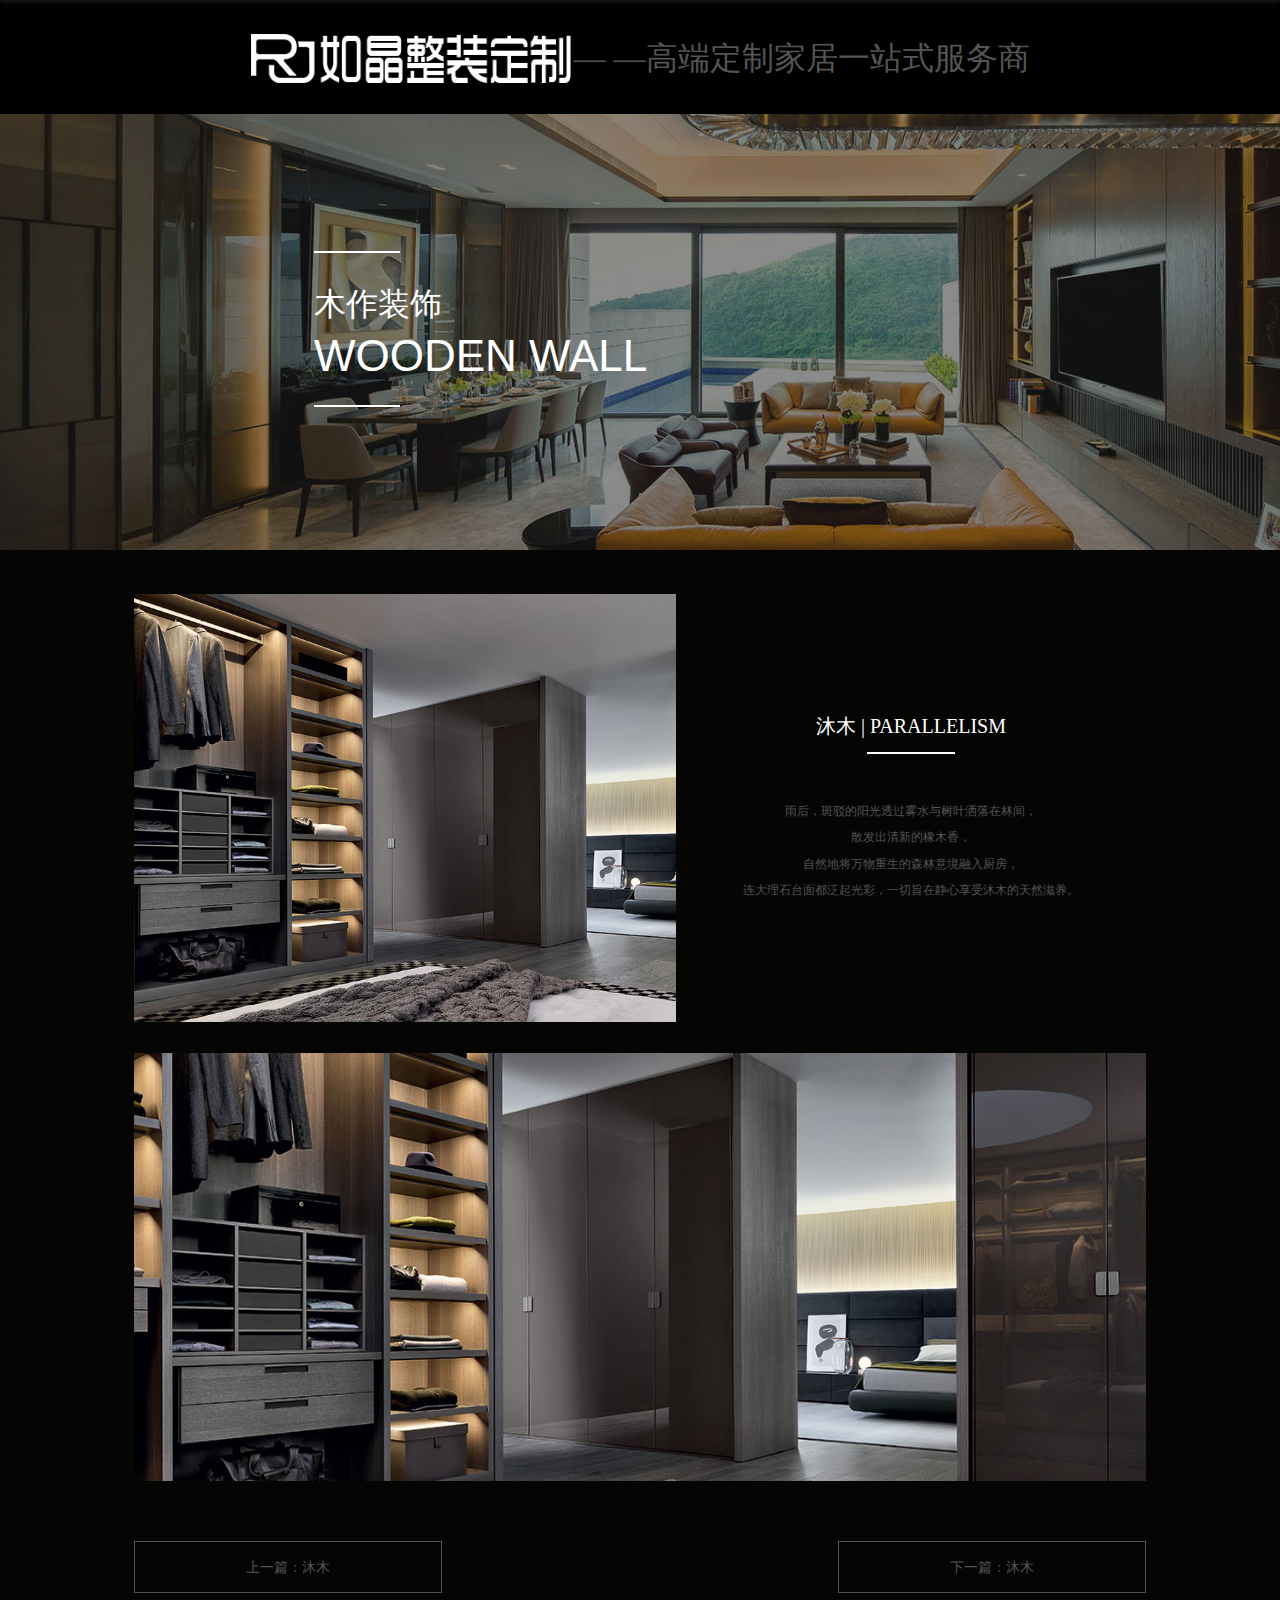
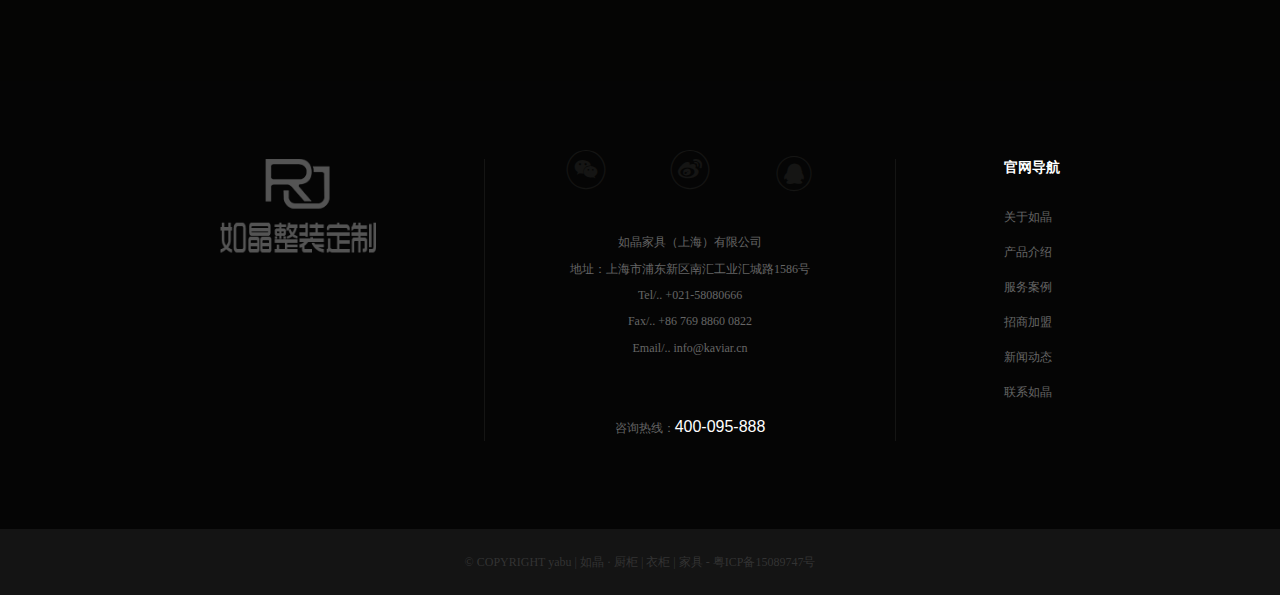
<file: product-detail.html>
<!DOCTYPE html>
<html>
<head lang="en">
    <meta charset="UTF-8">
    <title>产品介绍</title>
    <meta name="viewport" content="initial-scale=1, maximum-scale=1, user-scalable=no, minimal-ui">
    <meta name="apple-mobile-web-app-capable" content="yes">
    <meta content="telephone=no" name="format-detection">
    <meta name="apple-mobile-web-app-status-bar-style" content="black">
    <link rel="stylesheet" href="css/app.css">
    <link rel="stylesheet" href="css/phone.css">
    <script src="js/jquery-1.11.3.min.js"></script>
</head>
<body style="background:#050504">
<script>
    $("document").ready(function(){
        var w= $(window).width();
        if(w<=414){
            $(".header").addClass("noanim")
        }
        $("html,body").css("font-size",w/6.4+"px" );
    });
    $(window).resize(function(){
        var w= $(window).width();
        if(w<=414){
            $(".header").addClass("noanim")
        }
        $("html,body").css("font-size",w/6.4+"px" );
    });
    document.body.addEventListener('touchstart', function () { });
</script>

<!--头部-->
<header class="header">
    <div class="header_t">
        <div class="c">
            <a href="index.html" class="logo"></a>
            <span class="header_t_text">—  —高端定制家居一站式服务商</span>
            <div class="header_menu iconfont icon-menu" id="menu"></div>
        </div>
    </div>
    <div class="header_b flex flex_jcontent">
        <a href="index.html" class="navLogo"></a>
        <div class="nav">
            <ul class="nav_ul">
                <li class="nav_item">
                    <div class="nav_name">
                        <a href="index.html"><span class="iconfont icon-xla"></span>网站首页</a>
                    </div>
                </li>
                <li class="nav_item">
                    <div class="nav_name">
                        <a href="about.html"><span class="iconfont icon-xla"></span>关于如晶</a>
                        <div class="nav_cover"></div>
                    </div>
                    <div class="dropdown">
                        <a href="about.html#a">品牌简介</a>
                        <a href="about.html#b">设计师团队</a>
                        <a href="about.html#c">工厂实力</a>
                        <a href="about.html#d">荣誉资质</a>
                    </div>
                </li>
                <li class="nav_item">
                    <div class="nav_name">
                        <a href="product.html"><span class="iconfont icon-xla"></span>产品介绍</a>
                        <div class="nav_cover"></div>
                    </div>
                    <div class="dropdown">
                        <a href="product.html">木作墙饰</a>
                        <a href="product.html">衣帽间</a>
                        <a href="product.html">背景墙</a>
                        <a href="product.html">时尚家具</a>
                        <a href="product.html">软装配饰</a>
                    </div>
                </li>
                <li class="nav_item">
                    <div class="nav_name">
                        <a href="case.html"><span class="iconfont icon-xla"></span>服务案例</a>
                        <div class="nav_cover"></div>
                    </div>
                    <div class="dropdown">
                        <a href="case.html">现代时尚</a>
                        <a href="case.html">低调奢华</a>
                        <a href="case.html">华丽古典</a>
                    </div>
                </li>
                <li class="nav_item">
                    <div class="nav_name">
                        <a href="join.html"><span class="iconfont icon-xla"></span>招商加盟</a>
                        <div class="nav_cover"></div>
                    </div>
                    <div class="dropdown">
                        <a href="join.html#a">加盟条件</a>
                        <a href="join.html#b">加盟支持</a>
                        <a href="join.html#c">加盟优势</a>
                        <a href="join.html#d">加盟流程</a>
                        <a href="join.html#e">终端形象展示</a>
                    </div>
                </li>
                <li class="nav_item">
                    <div class="nav_name">
                        <a href="new.html"><span class="iconfont icon-xla"></span>新闻动态</a>
                        <div class="nav_cover"></div>
                    </div>
                    <div class="dropdown">
                        <a href="new.html">公司动态</a>
                        <a href="new.html">行业资讯</a>
                        <a href="new.html">市场活动</a>
                    </div>
                </li>
                <li class="nav_item">
                    <div class="nav_name">
                        <a href="contact.html"><span class="iconfont icon-xla"></span>联系如晶</a>
                        <div class="nav_cover"></div>
                    </div>
                    <div class="dropdown">
                        <a href="contact.html#a">联系我们</a>
                        <a href="contact.html#b">加入我们</a>
                        <a href="contact.html#c">专卖店展示</a>
                    </div>
                </li>
            </ul>
            <div class="clear"></div>
        </div>
    </div>
</header>
<script>
    //pc导航动画
    $(document).ready(function(){
        $(window).scroll(function(){
            var top=$(document).scrollTop();
            var h=.57*($(window).width()/6.4)/.44;
            if(top>h){
                $(".header").addClass("active")
            }else{
                if($(".header").hasClass("active")){
                    $(".header").removeClass("active")
                }
            }
        })
    })
    //手机弹出菜单
    $("#menu").click(function(){
        if($(this).hasClass("icon-chacha")){
            $(this).removeClass("icon-chacha").addClass("icon-menu");
            $(".header_b").removeClass("active")
        }else{
            $(this).addClass("icon-chacha").removeClass("icon-menu");
            $(".header_b").addClass("active")
        }
    })
    $(".dropdown a").click(function(){
        $("#menu").removeClass("icon-chacha").addClass("icon-menu");
        $(".header_b").removeClass("active")
    })
</script>


<!--banner-->
<div class="ibanner">
    <img src="images/ib2.jpg" alt=""/>
    <div class="btil">
        <h3 class="btil_text">木作装饰</h3>
        <p class="btil_text">Wooden wall</p>
    </div>
</div>


<!--产品详情-->
<div class="pd_t content">
    <div class="pd_img"><img src="images/pfm2.jpg" alt=""/></div>
    <div class="pd_text">
        <h3>沐木 | PARALLELISM</h3>
        <div class="line"></div>
        <div class="cnt">
            <p>
                雨后，斑驳的阳光透过雾水与树叶洒落在林间，<br/>
                散发出清新的橡木香，<br/>
                自然地将万物重生的森林意境融入厨房，<br/>
                连大理石台面都泛起光彩，一切旨在静心享受沐木的天然滋养。
            </p>
        </div>
    </div>
</div>
<div class="pd_b">
    <div class="cnt content">
        <p style="text-align:center"><img src="images/big.jpg" alt=""/></p>
    </div>
</div>
<div class="prne content">
    <a href="product-detail.html" class="btn">上一篇：沐木</a>
    <a href="product-detail.html" class="btn">下一篇：沐木</a>
</div>

<!--footer-->
<footer class="footer">
    <div class="f_cnt">
        <div class="f_logo hidden_sm"></div>
        <div class="f_contact">
            <div class="f_icon">
                <div class="iconfont icon-weixin1"></div>
                <div class="iconfont icon-weibo"></div>
                <div class="iconfont icon-qq"></div>
            </div>
            <p>如晶家具（上海）有限公司<br/>
                地址：上海市浦东新区南汇工业汇城路1586号<br/>
                Tel/.. +021-58080666<br/>
                Fax/.. +86 769 8860 0822<br/>
                Email/.. info@kaviar.cn
            </p><br/><br/>
            <p>咨询热线：<a href="tel:400-095-888">400-095-888</a></p>
        </div>
        <div class="f_nav hidden_sm">
            <h3>官网导航</h3>
            <ul>
                <li><a href="about.html">关于如晶</a></li>
                <li><a href="product.html">产品介绍</a></li>
                <li><a href="case.html">服务案例</a></li>
                <li><a href="join.html">招商加盟</a></li>
                <li><a href="new.html">新闻动态</a></li>
                <li><a href="contact.html">联系如晶</a></li>
            </ul>
        </div>
    </div>
</footer>

<div class="bottom">© COPYRIGHT yabu | 如晶 · 厨柜 | 衣柜 | 家具 - 粤ICP备15089747号</div>
</body>
</html>
</file>
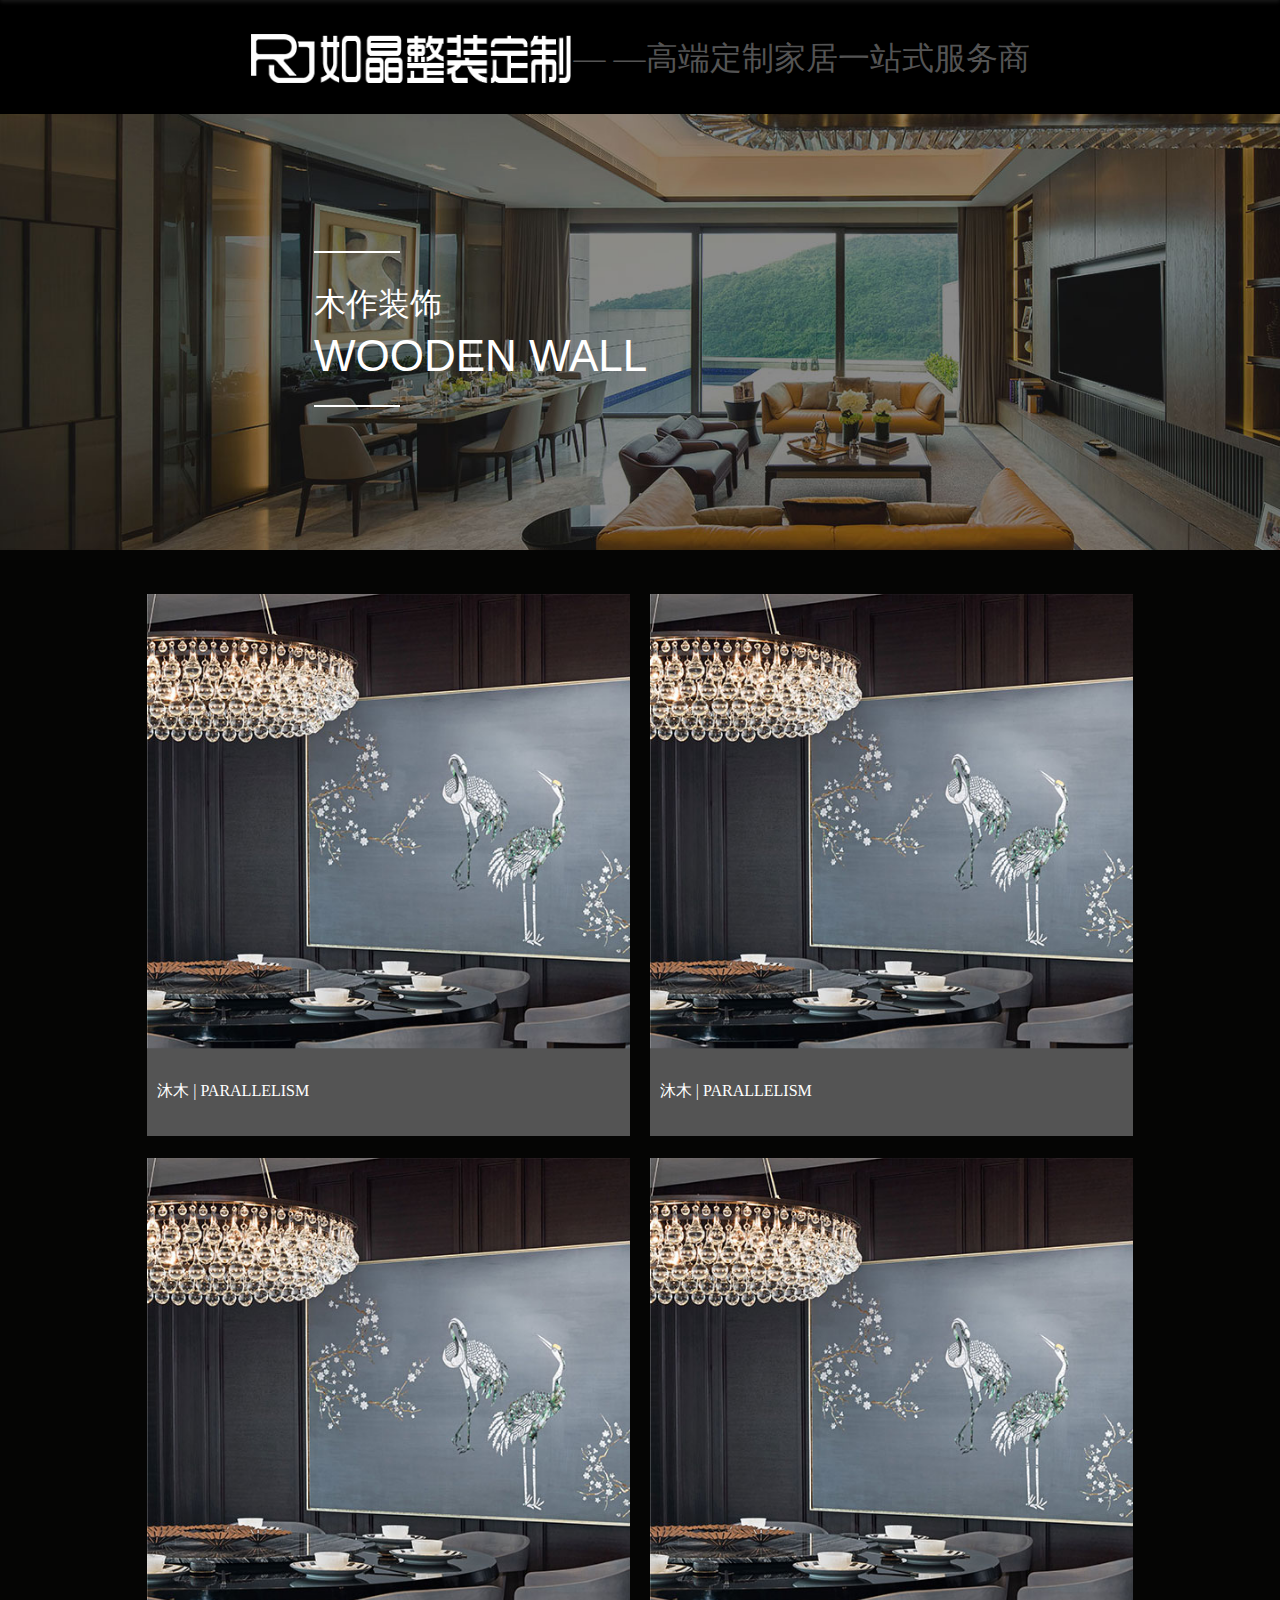
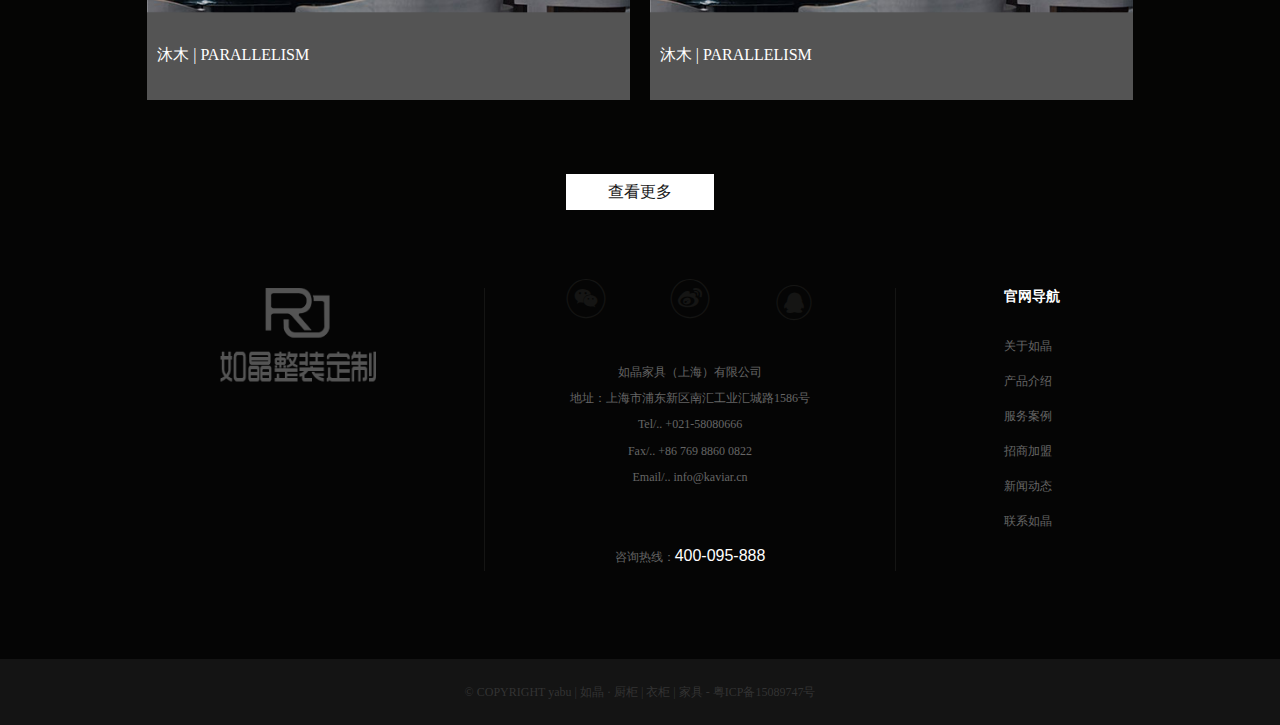
<file: product-list.html>
<!DOCTYPE html>
<html>
<head lang="en">
    <meta charset="UTF-8">
    <title>产品介绍</title>
    <meta name="viewport" content="initial-scale=1, maximum-scale=1, user-scalable=no, minimal-ui">
    <meta name="apple-mobile-web-app-capable" content="yes">
    <meta content="telephone=no" name="format-detection">
    <meta name="apple-mobile-web-app-status-bar-style" content="black">
    <link rel="stylesheet" href="css/app.css">
    <link rel="stylesheet" href="css/phone.css">
    <script src="js/jquery-1.11.3.min.js"></script>
</head>
<body style="background:#050504">
<script>
    $("document").ready(function(){
        var w= $(window).width();
        if(w<=414){
            $(".header").addClass("noanim")
        }
        $("html,body").css("font-size",w/6.4+"px" );
    });
    $(window).resize(function(){
        var w= $(window).width();
        if(w<=414){
            $(".header").addClass("noanim")
        }
        $("html,body").css("font-size",w/6.4+"px" );
    });
    document.body.addEventListener('touchstart', function () { });
</script>

<!--头部-->
<header class="header">
    <div class="header_t">
        <div class="c">
            <a href="index.html" class="logo"></a>
            <span class="header_t_text">—  —高端定制家居一站式服务商</span>
            <div class="header_menu iconfont icon-menu" id="menu"></div>
        </div>
    </div>
    <div class="header_b flex flex_jcontent">
        <a href="index.html" class="navLogo"></a>
        <div class="nav">
            <ul class="nav_ul">
                <li class="nav_item">
                    <div class="nav_name">
                        <a href="index.html"><span class="iconfont icon-xla"></span>网站首页</a>
                    </div>
                </li>
                <li class="nav_item">
                    <div class="nav_name">
                        <a href="about.html"><span class="iconfont icon-xla"></span>关于如晶</a>
                        <div class="nav_cover"></div>
                    </div>
                    <div class="dropdown">
                        <a href="about.html#a">品牌简介</a>
                        <a href="about.html#b">设计师团队</a>
                        <a href="about.html#c">工厂实力</a>
                        <a href="about.html#d">荣誉资质</a>
                    </div>
                </li>
                <li class="nav_item">
                    <div class="nav_name">
                        <a href="product.html"><span class="iconfont icon-xla"></span>产品介绍</a>
                        <div class="nav_cover"></div>
                    </div>
                    <div class="dropdown">
                        <a href="product.html">木作墙饰</a>
                        <a href="product.html">衣帽间</a>
                        <a href="product.html">背景墙</a>
                        <a href="product.html">时尚家具</a>
                        <a href="product.html">软装配饰</a>
                    </div>
                </li>
                <li class="nav_item">
                    <div class="nav_name">
                        <a href="case.html"><span class="iconfont icon-xla"></span>服务案例</a>
                        <div class="nav_cover"></div>
                    </div>
                    <div class="dropdown">
                        <a href="case.html">现代时尚</a>
                        <a href="case.html">低调奢华</a>
                        <a href="case.html">华丽古典</a>
                    </div>
                </li>
                <li class="nav_item">
                    <div class="nav_name">
                        <a href="join.html"><span class="iconfont icon-xla"></span>招商加盟</a>
                        <div class="nav_cover"></div>
                    </div>
                    <div class="dropdown">
                        <a href="join.html#a">加盟条件</a>
                        <a href="join.html#b">加盟支持</a>
                        <a href="join.html#c">加盟优势</a>
                        <a href="join.html#d">加盟流程</a>
                        <a href="join.html#e">终端形象展示</a>
                    </div>
                </li>
                <li class="nav_item">
                    <div class="nav_name">
                        <a href="new.html"><span class="iconfont icon-xla"></span>新闻动态</a>
                        <div class="nav_cover"></div>
                    </div>
                    <div class="dropdown">
                        <a href="new.html">公司动态</a>
                        <a href="new.html">行业资讯</a>
                        <a href="new.html">市场活动</a>
                    </div>
                </li>
                <li class="nav_item">
                    <div class="nav_name">
                        <a href="contact.html"><span class="iconfont icon-xla"></span>联系如晶</a>
                        <div class="nav_cover"></div>
                    </div>
                    <div class="dropdown">
                        <a href="contact.html#a">联系我们</a>
                        <a href="contact.html#b">加入我们</a>
                        <a href="contact.html#c">专卖店展示</a>
                    </div>
                </li>
            </ul>
            <div class="clear"></div>
        </div>
    </div>
</header>
<script>
    //pc导航动画
    $(document).ready(function(){
        $(window).scroll(function(){
            var top=$(document).scrollTop();
            var h=.57*($(window).width()/6.4)/.44;
            if(top>h){
                $(".header").addClass("active")
            }else{
                if($(".header").hasClass("active")){
                    $(".header").removeClass("active")
                }
            }
        })
    })
    //手机弹出菜单
    $("#menu").click(function(){
        if($(this).hasClass("icon-chacha")){
            $(this).removeClass("icon-chacha").addClass("icon-menu");
            $(".header_b").removeClass("active")
        }else{
            $(this).addClass("icon-chacha").removeClass("icon-menu");
            $(".header_b").addClass("active")
        }
    })
    $(".dropdown a").click(function(){
        $("#menu").removeClass("icon-chacha").addClass("icon-menu");
        $(".header_b").removeClass("active")
    })
</script>


<!--banner-->
<div class="ibanner">
    <img src="images/ib2.jpg" alt=""/>
    <div class="btil">
        <h3 class="btil_text">木作装饰</h3>
        <p class="btil_text">Wooden wall</p>
    </div>
</div>

<!--产品列表-->
<div class="product_list">
    <div class="pdc_item"><a href="product-detail.html">
        <img src="images/pimg1.jpg" alt=""/>
        <div class="pdc_info">
            <div class="pdc_name"><p>沐木 | PARALLELISM</p></div>
            <div class="cnt">
                <p>雨后，斑驳的阳光穿透雾水与树叶，洒落在林间，洗涤疲劳，留下清凉， 设计师将雨后万物重生的森林融入到厨房中，让您流连忘返</p>
            </div>
            <div class="btn btn-border">点击了解</div>
        </div>
    </a></div>
    <div class="pdc_item"><a href="product-detail.html">
        <img src="images/pimg1.jpg" alt=""/>
        <div class="pdc_info">
            <div class="pdc_name"><p>沐木 | PARALLELISM</p></div>
            <div class="cnt">
                <p>雨后，斑驳的阳光穿透雾水与树叶，洒落在林间，洗涤疲劳，留下清凉， 设计师将雨后万物重生的森林融入到厨房中，让您流连忘返</p>
            </div>
            <div class="btn btn-border">点击了解</div>
        </div>
    </a></div>
    <div class="pdc_item"><a href="product-detail.html">
        <img src="images/pimg1.jpg" alt=""/>
        <div class="pdc_info">
            <div class="pdc_name"><p>沐木 | PARALLELISM</p></div>
            <div class="cnt">
                <p>雨后，斑驳的阳光穿透雾水与树叶，洒落在林间，洗涤疲劳，留下清凉， 设计师将雨后万物重生的森林融入到厨房中，让您流连忘返</p>
            </div>
            <div class="btn btn-border">点击了解</div>
        </div>
    </a></div>
    <div class="pdc_item"><a href="product-detail.html">
        <img src="images/pimg1.jpg" alt=""/>
        <div class="pdc_info">
            <div class="pdc_name"><p>沐木 | PARALLELISM</p></div>
            <div class="cnt">
                <p>雨后，斑驳的阳光穿透雾水与树叶，洒落在林间，洗涤疲劳，留下清凉， 设计师将雨后万物重生的森林融入到厨房中，让您流连忘返</p>
            </div>
            <div class="btn btn-border">点击了解</div>
        </div>
    </a></div>
</div>
<a href="javascript:void(0)" class="btn btn-success">查看更多</a>

<!--footer-->
<footer class="footer">
    <div class="f_cnt">
        <div class="f_logo hidden_sm"></div>
        <div class="f_contact">
            <div class="f_icon">
                <div class="iconfont icon-weixin1"></div>
                <div class="iconfont icon-weibo"></div>
                <div class="iconfont icon-qq"></div>
            </div>
            <p>如晶家具（上海）有限公司<br/>
                地址：上海市浦东新区南汇工业汇城路1586号<br/>
                Tel/.. +021-58080666<br/>
                Fax/.. +86 769 8860 0822<br/>
                Email/.. info@kaviar.cn
            </p><br/><br/>
            <p>咨询热线：<a href="tel:400-095-888">400-095-888</a></p>
        </div>
        <div class="f_nav hidden_sm">
            <h3>官网导航</h3>
            <ul>
                <li><a href="about.html">关于如晶</a></li>
                <li><a href="product.html">产品介绍</a></li>
                <li><a href="case.html">服务案例</a></li>
                <li><a href="join.html">招商加盟</a></li>
                <li><a href="new.html">新闻动态</a></li>
                <li><a href="contact.html">联系如晶</a></li>
            </ul>
        </div>
    </div>
</footer>

<div class="bottom">© COPYRIGHT yabu | 如晶 · 厨柜 | 衣柜 | 家具 - 粤ICP备15089747号</div>
</body>
</html>
</file>
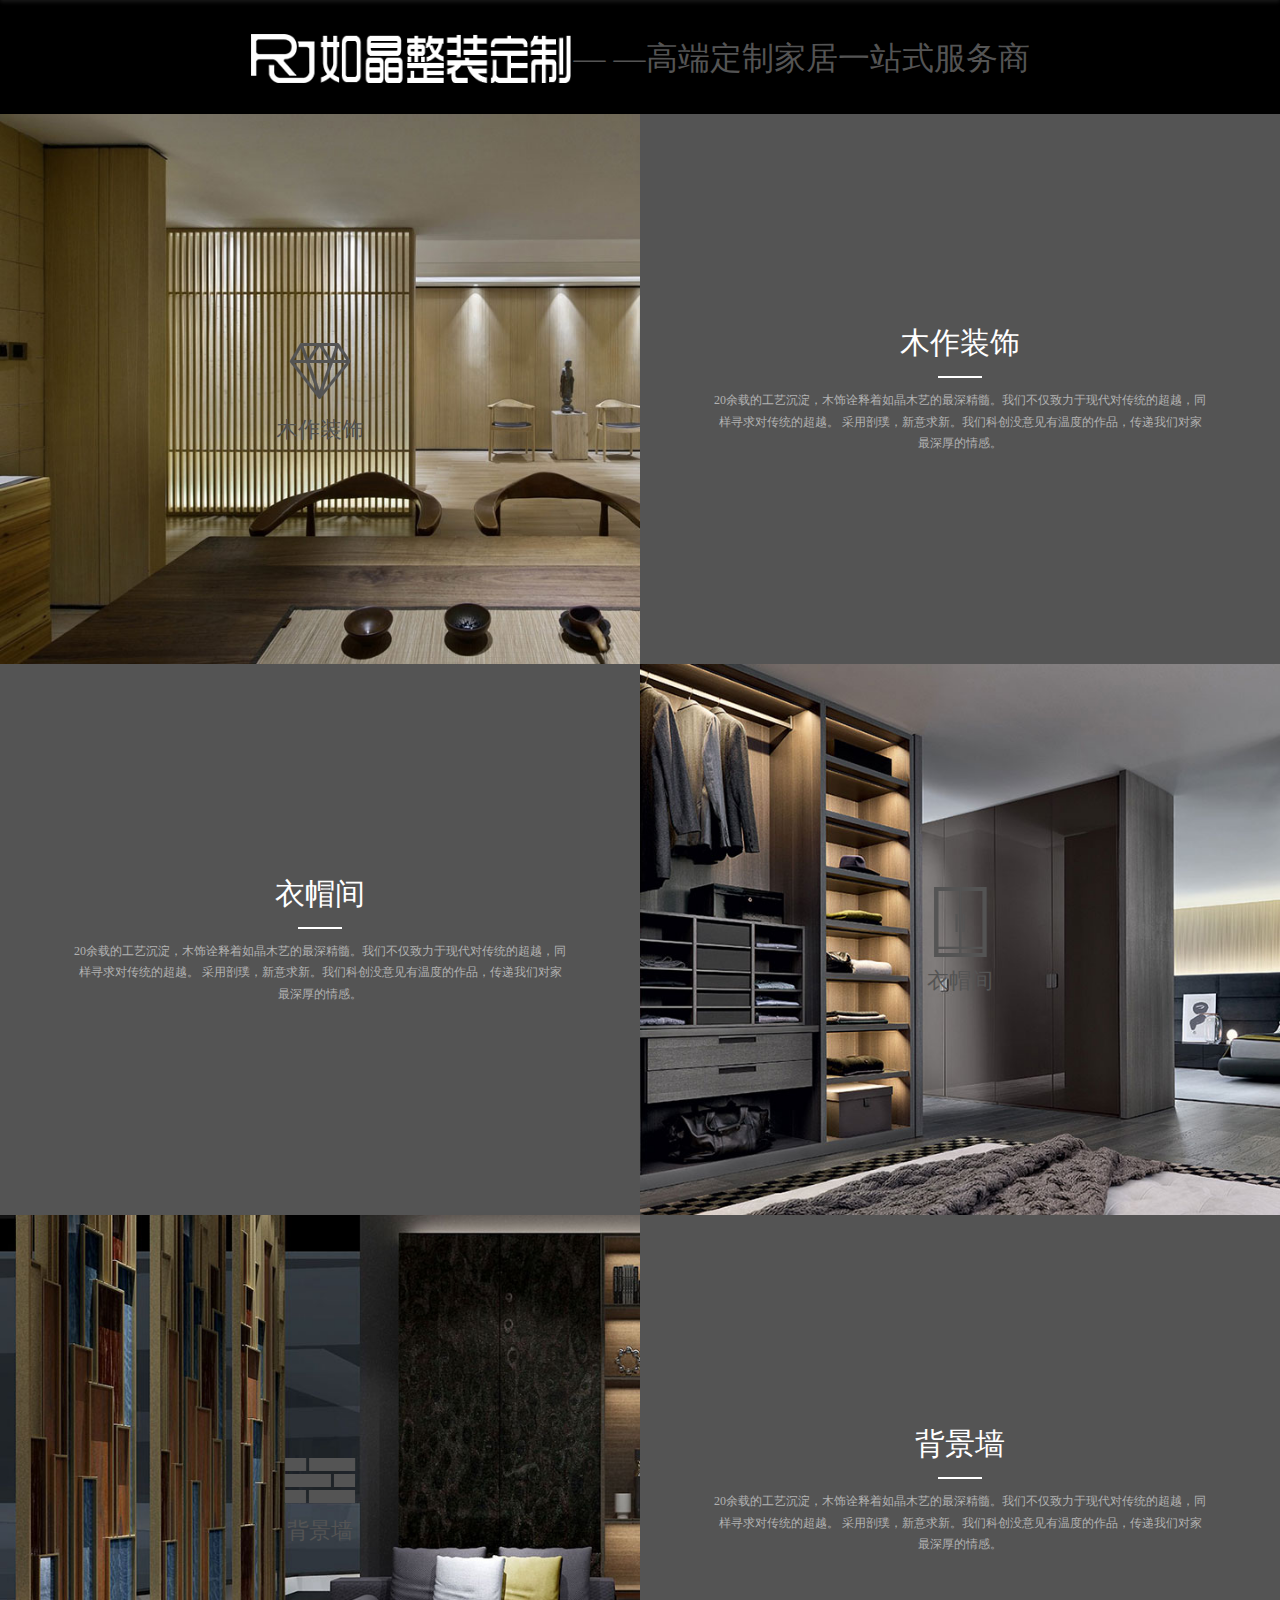
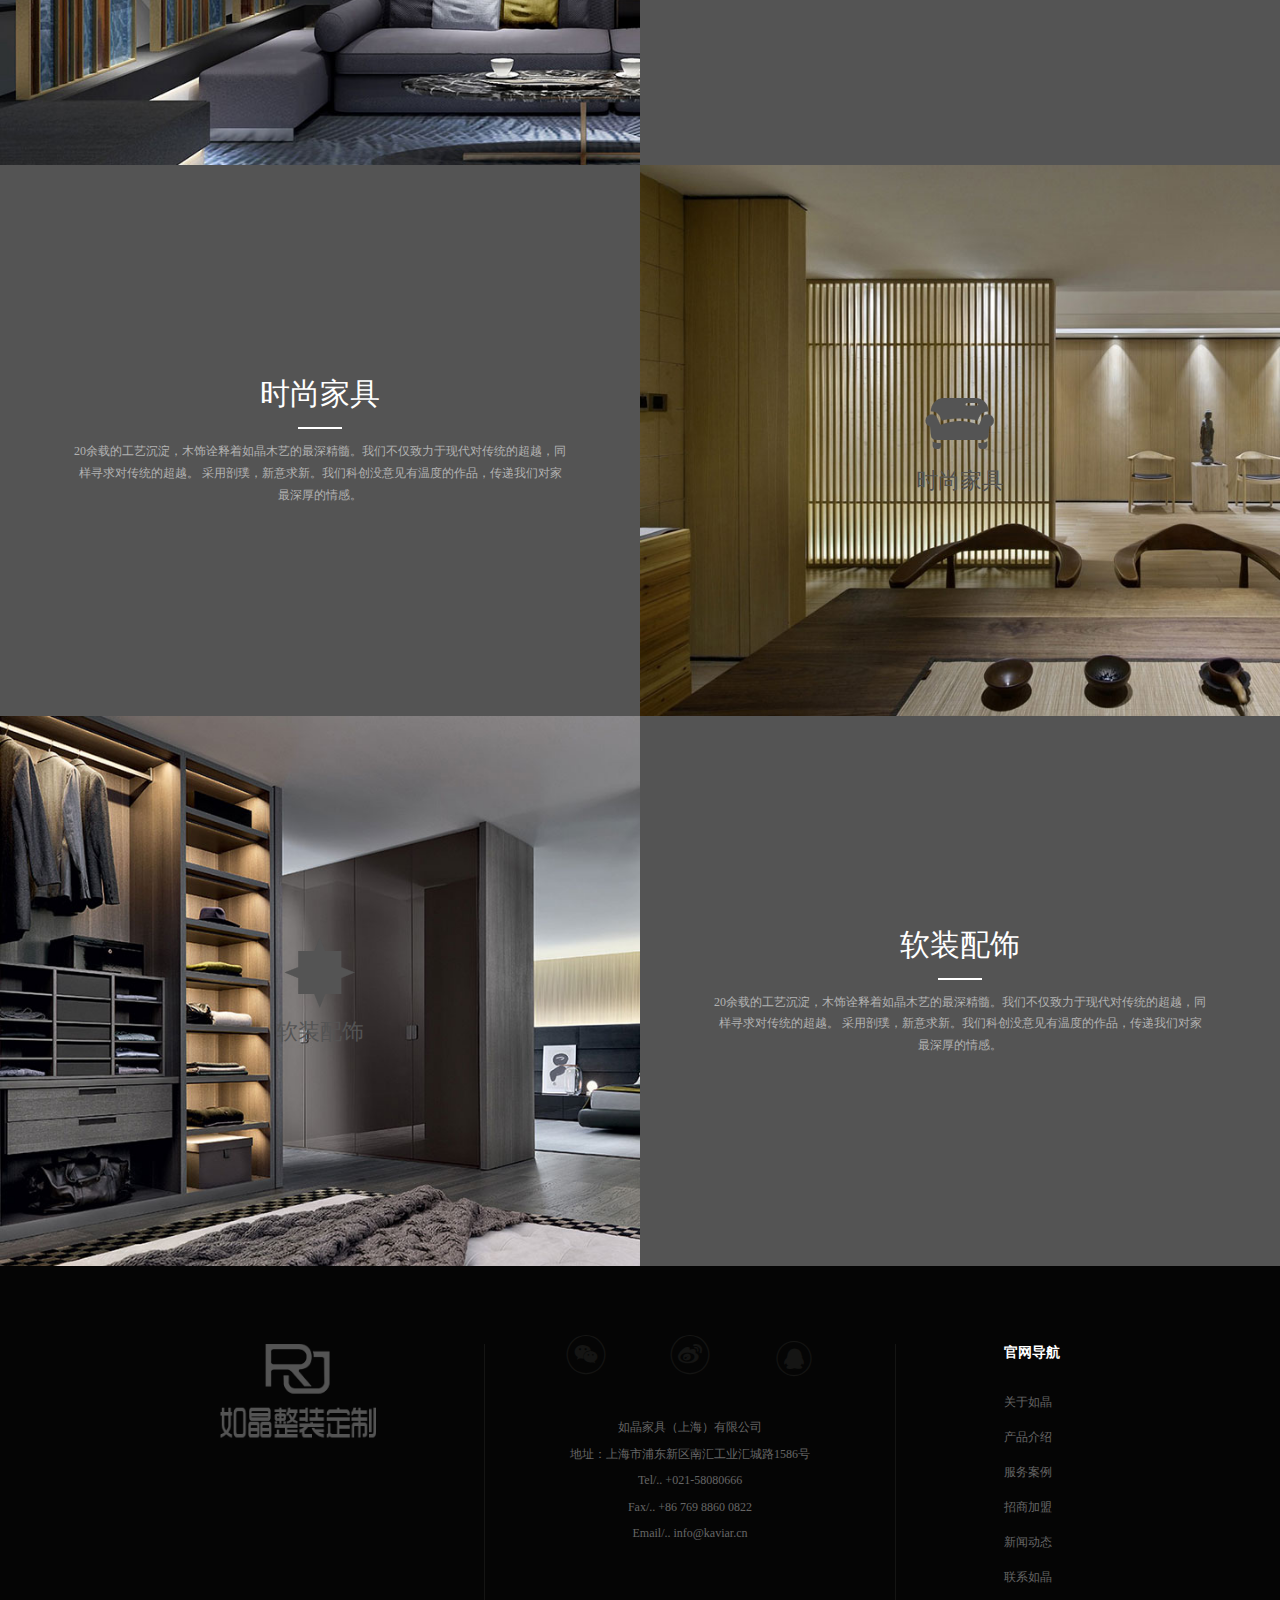
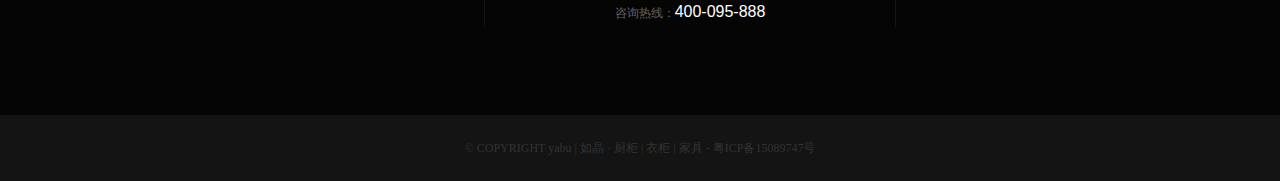
<file: product.html>
<!DOCTYPE html>
<html>
<head lang="en">
    <meta charset="UTF-8">
    <title>产品介绍</title>
    <meta name="viewport" content="initial-scale=1, maximum-scale=1, user-scalable=no, minimal-ui">
    <meta name="apple-mobile-web-app-capable" content="yes">
    <meta content="telephone=no" name="format-detection">
    <meta name="apple-mobile-web-app-status-bar-style" content="black">
    <link rel="stylesheet" href="css/app.css">
    <link rel="stylesheet" href="css/phone.css">
    <script src="js/jquery-1.11.3.min.js"></script>
</head>
<body>
<script>
    $("document").ready(function(){
        var w= $(window).width();
        if(w<=414){
            $(".header").addClass("noanim")
        }
        $("html,body").css("font-size",w/6.4+"px" );
    });
    $(window).resize(function(){
        var w= $(window).width();
        if(w<=414){
            $(".header").addClass("noanim")
        }
        $("html,body").css("font-size",w/6.4+"px" );
    });
    document.body.addEventListener('touchstart', function () { });
</script>

<!--头部-->
<header class="header">
    <div class="header_t">
        <div class="c">
            <a href="index.html" class="logo"></a>
            <span class="header_t_text">—  —高端定制家居一站式服务商</span>
            <div class="header_menu iconfont icon-menu" id="menu"></div>
        </div>
    </div>
    <div class="header_b flex flex_jcontent">
        <a href="index.html" class="navLogo"></a>
        <div class="nav">
            <ul class="nav_ul">
                <li class="nav_item">
                    <div class="nav_name">
                        <a href="index.html"><span class="iconfont icon-xla"></span>网站首页</a>
                    </div>
                </li>
                <li class="nav_item">
                    <div class="nav_name">
                        <a href="about.html"><span class="iconfont icon-xla"></span>关于如晶</a>
                        <div class="nav_cover"></div>
                    </div>
                    <div class="dropdown">
                        <a href="about.html#a">品牌简介</a>
                        <a href="about.html#b">设计师团队</a>
                        <a href="about.html#c">工厂实力</a>
                        <a href="about.html#d">荣誉资质</a>
                    </div>
                </li>
                <li class="nav_item">
                    <div class="nav_name">
                        <a href="product.html"><span class="iconfont icon-xla"></span>产品介绍</a>
                        <div class="nav_cover"></div>
                    </div>
                    <div class="dropdown">
                        <a href="product.html">木作墙饰</a>
                        <a href="product.html">衣帽间</a>
                        <a href="product.html">背景墙</a>
                        <a href="product.html">时尚家具</a>
                        <a href="product.html">软装配饰</a>
                    </div>
                </li>
                <li class="nav_item">
                    <div class="nav_name">
                        <a href="case.html"><span class="iconfont icon-xla"></span>服务案例</a>
                        <div class="nav_cover"></div>
                    </div>
                    <div class="dropdown">
                        <a href="case.html">现代时尚</a>
                        <a href="case.html">低调奢华</a>
                        <a href="case.html">华丽古典</a>
                    </div>
                </li>
                <li class="nav_item">
                    <div class="nav_name">
                        <a href="join.html"><span class="iconfont icon-xla"></span>招商加盟</a>
                        <div class="nav_cover"></div>
                    </div>
                    <div class="dropdown">
                        <a href="join.html#a">加盟条件</a>
                        <a href="join.html#b">加盟支持</a>
                        <a href="join.html#c">加盟优势</a>
                        <a href="join.html#d">加盟流程</a>
                        <a href="join.html#e">终端形象展示</a>
                    </div>
                </li>
                <li class="nav_item">
                    <div class="nav_name">
                        <a href="new.html"><span class="iconfont icon-xla"></span>新闻动态</a>
                        <div class="nav_cover"></div>
                    </div>
                    <div class="dropdown">
                        <a href="new.html">公司动态</a>
                        <a href="new.html">行业资讯</a>
                        <a href="new.html">市场活动</a>
                    </div>
                </li>
                <li class="nav_item">
                    <div class="nav_name">
                        <a href="contact.html"><span class="iconfont icon-xla"></span>联系如晶</a>
                        <div class="nav_cover"></div>
                    </div>
                    <div class="dropdown">
                        <a href="contact.html#a">联系我们</a>
                        <a href="contact.html#b">加入我们</a>
                        <a href="contact.html#c">专卖店展示</a>
                    </div>
                </li>
            </ul>
            <div class="clear"></div>
        </div>
    </div>
</header>
<script>
    //pc导航动画
    $(document).ready(function(){
        $(window).scroll(function(){
            var top=$(document).scrollTop();
            var h=.57*($(window).width()/6.4)/.44;
            if(top>h){
                $(".header").addClass("active")
            }else{
                if($(".header").hasClass("active")){
                    $(".header").removeClass("active")
                }
            }
        })
    })
    //手机弹出菜单
    $("#menu").click(function(){
        if($(this).hasClass("icon-chacha")){
            $(this).removeClass("icon-chacha").addClass("icon-menu");
            $(".header_b").removeClass("active")
        }else{
            $(this).addClass("icon-chacha").removeClass("icon-menu");
            $(".header_b").addClass("active")
        }
    })
    $(".dropdown a").click(function(){
        $("#menu").removeClass("icon-chacha").addClass("icon-menu");
        $(".header_b").removeClass("active")
    })
</script>


<div class="product">
    <div class="product_item"><a href="product-list.html">
        <div class="product_fm">
            <img src="images/pfm1.jpg" alt=""/>
            <div class="product_cover">
                <div class="iconfont icon-peishi"></div>
                <p>木作装饰</p>
            </div>
        </div>
        <div class="product_intro">
            <div class="product_intro_cnt">
                <h3>木作装饰</h3>
                <div class="line"></div>
                <div class="cnt">
                    <p>20余载的工艺沉淀，木饰诠释着如晶木艺的最深精髓。我们不仅致力于现代对传统的超越，同样寻求对传统的超越。
                        采用剖璞，新意求新。我们科创没意见有温度的作品，传递我们对家最深厚的情感。
                    </p>
                </div>
            </div>
        </div>
    </a></div>
    <div class="product_item"><a href="product-list.html">
        <div class="product_intro">
            <div class="product_intro_cnt">
                <h3>衣帽间</h3>
                <div class="line"></div>
                <div class="cnt">
                    <p>20余载的工艺沉淀，木饰诠释着如晶木艺的最深精髓。我们不仅致力于现代对传统的超越，同样寻求对传统的超越。
                        采用剖璞，新意求新。我们科创没意见有温度的作品，传递我们对家最深厚的情感。
                    </p>
                </div>
            </div>
        </div>
        <div class="product_fm">
            <img src="images/pfm2.jpg" alt=""/>
            <div class="product_cover">
                <div class="iconfont icon-yimaojian"></div>
                <p>衣帽间</p>
            </div>
        </div>
    </a></div>
    <div class="product_item"><a href="product-list.html">
        <div class="product_fm">
            <img src="images/pfm3.jpg" alt=""/>
            <div class="product_cover">
                <div class="iconfont icon-qiang"></div>
                <p>背景墙</p>
            </div>
        </div>
        <div class="product_intro">
            <div class="product_intro_cnt">
                <h3>背景墙</h3>
                <div class="line"></div>
                <div class="cnt">
                    <p>20余载的工艺沉淀，木饰诠释着如晶木艺的最深精髓。我们不仅致力于现代对传统的超越，同样寻求对传统的超越。
                        采用剖璞，新意求新。我们科创没意见有温度的作品，传递我们对家最深厚的情感。
                    </p>
                </div>
            </div>
        </div>
    </a></div>
    <div class="product_item"><a href="product-list.html">
        <div class="product_intro">
            <div class="product_intro_cnt">
                <h3>时尚家具</h3>
                <div class="line"></div>
                <div class="cnt">
                    <p>20余载的工艺沉淀，木饰诠释着如晶木艺的最深精髓。我们不仅致力于现代对传统的超越，同样寻求对传统的超越。
                        采用剖璞，新意求新。我们科创没意见有温度的作品，传递我们对家最深厚的情感。
                    </p>
                </div>
            </div>
        </div>
        <div class="product_fm">
            <img src="images/pfm1.jpg" alt=""/>
            <div class="product_cover">
                <div class="iconfont icon-jiajushenghuo"></div>
                <p>时尚家具</p>
            </div>
        </div>
    </a></div>
    <div class="product_item"><a href="product-list.html">
        <div class="product_fm">
            <img src="images/pfm2.jpg" alt=""/>
            <div class="product_cover">
                <div class="iconfont icon-fubiaotizhuangshi"></div>
                <p>软装配饰</p>
            </div>
        </div>
        <div class="product_intro">
            <div class="product_intro_cnt">
                <h3>软装配饰</h3>
                <div class="line"></div>
                <div class="cnt">
                    <p>20余载的工艺沉淀，木饰诠释着如晶木艺的最深精髓。我们不仅致力于现代对传统的超越，同样寻求对传统的超越。
                        采用剖璞，新意求新。我们科创没意见有温度的作品，传递我们对家最深厚的情感。
                    </p>
                </div>
            </div>
        </div>
    </a></div>
</div>

<footer class="footer">
    <div class="f_cnt">
        <div class="f_logo hidden_sm"></div>
        <div class="f_contact">
            <div class="f_icon">
                <div class="iconfont icon-weixin1"></div>
                <div class="iconfont icon-weibo"></div>
                <div class="iconfont icon-qq"></div>
            </div>
            <p>如晶家具（上海）有限公司<br/>
                地址：上海市浦东新区南汇工业汇城路1586号<br/>
                Tel/.. +021-58080666<br/>
                Fax/.. +86 769 8860 0822<br/>
                Email/.. info@kaviar.cn
            </p><br/><br/>
            <p>咨询热线：<a href="tel:400-095-888">400-095-888</a></p>
        </div>
        <div class="f_nav hidden_sm">
            <h3>官网导航</h3>
            <ul>
                <li><a href="about.html">关于如晶</a></li>
                <li><a href="product.html">产品介绍</a></li>
                <li><a href="case.html">服务案例</a></li>
                <li><a href="join.html">招商加盟</a></li>
                <li><a href="new.html">新闻动态</a></li>
                <li><a href="contact.html">联系如晶</a></li>
            </ul>
        </div>
    </div>
</footer>

<div class="bottom">© COPYRIGHT yabu | 如晶 · 厨柜 | 衣柜 | 家具 - 粤ICP备15089747号</div>
</body>
</html>
</file>
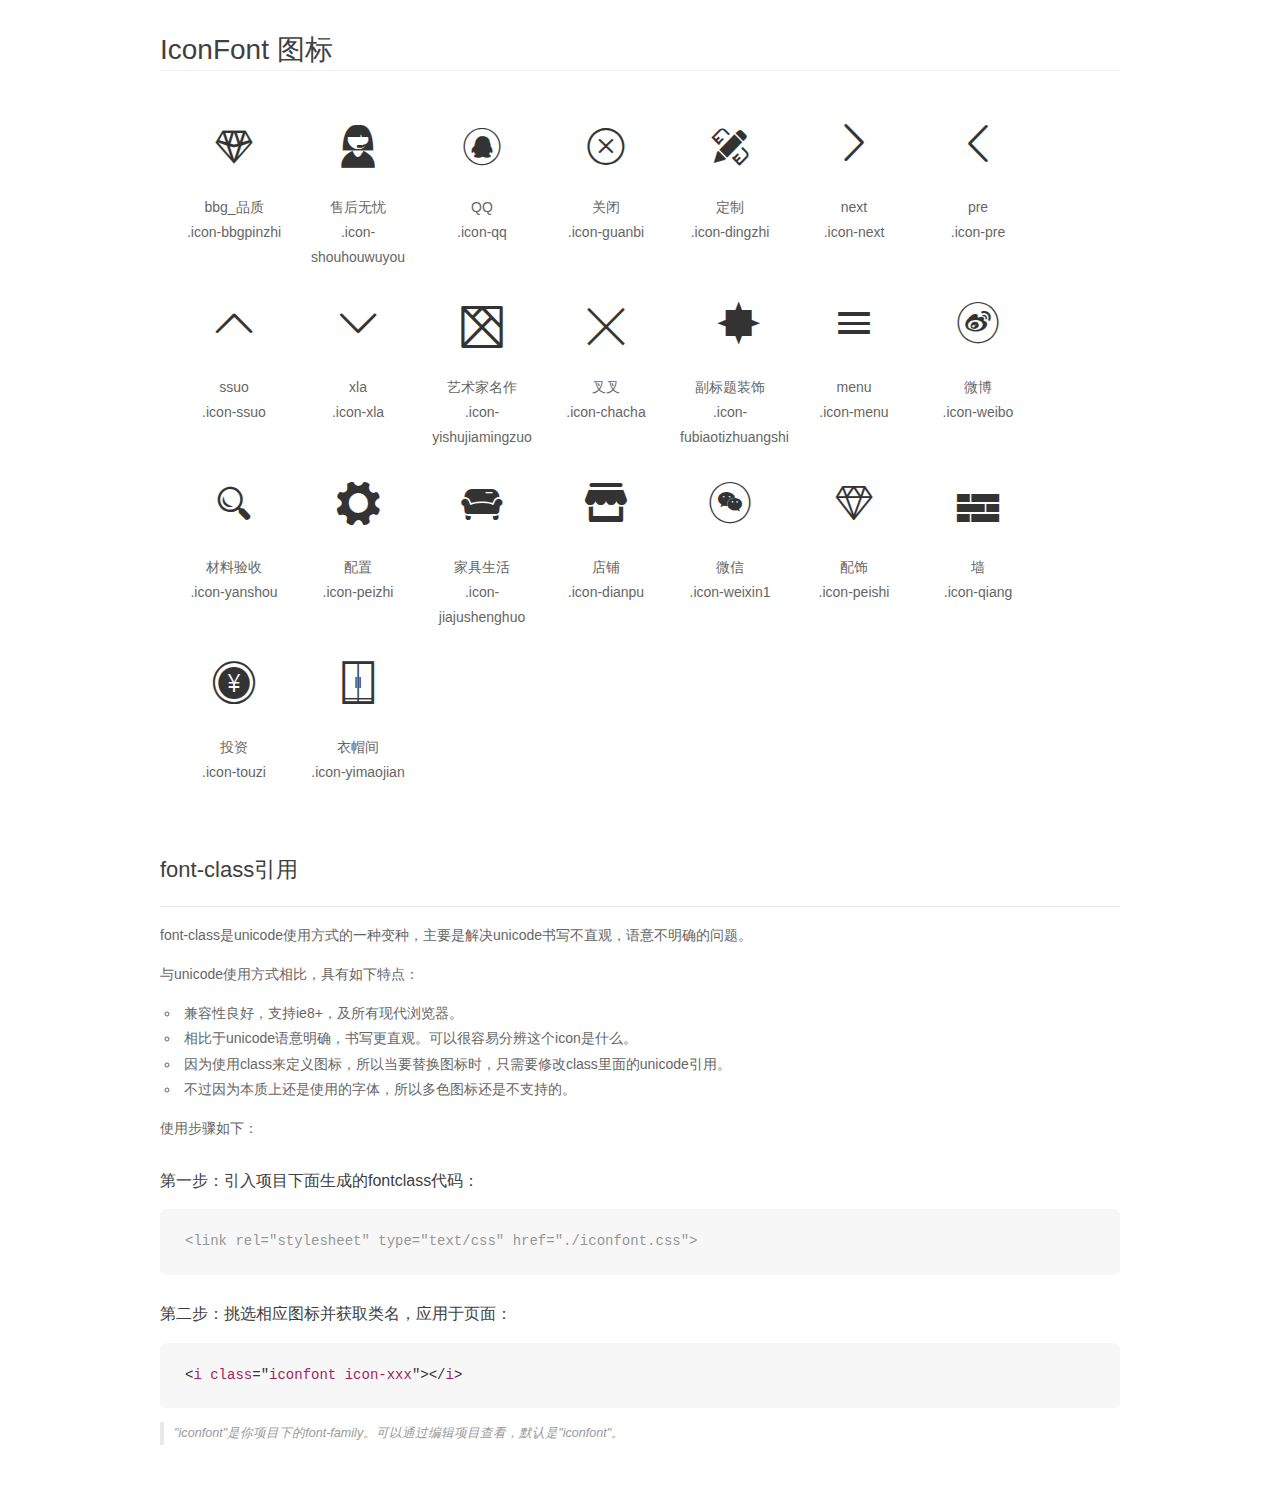
<file: fonts/font_bib5084xw78ehfr/demo_fontclass.html>
<!DOCTYPE html>
<html>
<head>
    <meta charset="utf-8"/>
    <title>IconFont</title>
    <link rel="stylesheet" href="demo.css">
    <link rel="stylesheet" href="iconfont.css">
</head>
<body>
    <div class="main markdown">
        <h1>IconFont 图标</h1>
        <ul class="icon_lists clear">
            
                <li>
                <i class="icon iconfont icon-bbgpinzhi"></i>
                    <div class="name">bbg_品质</div>
                    <div class="fontclass">.icon-bbgpinzhi</div>
                </li>
            
                <li>
                <i class="icon iconfont icon-shouhouwuyou"></i>
                    <div class="name">售后无忧</div>
                    <div class="fontclass">.icon-shouhouwuyou</div>
                </li>
            
                <li>
                <i class="icon iconfont icon-qq"></i>
                    <div class="name">QQ</div>
                    <div class="fontclass">.icon-qq</div>
                </li>
            
                <li>
                <i class="icon iconfont icon-guanbi"></i>
                    <div class="name">关闭</div>
                    <div class="fontclass">.icon-guanbi</div>
                </li>
            
                <li>
                <i class="icon iconfont icon-dingzhi"></i>
                    <div class="name">定制</div>
                    <div class="fontclass">.icon-dingzhi</div>
                </li>
            
                <li>
                <i class="icon iconfont icon-next"></i>
                    <div class="name">next</div>
                    <div class="fontclass">.icon-next</div>
                </li>
            
                <li>
                <i class="icon iconfont icon-pre"></i>
                    <div class="name">pre</div>
                    <div class="fontclass">.icon-pre</div>
                </li>
            
                <li>
                <i class="icon iconfont icon-ssuo"></i>
                    <div class="name">ssuo</div>
                    <div class="fontclass">.icon-ssuo</div>
                </li>
            
                <li>
                <i class="icon iconfont icon-xla"></i>
                    <div class="name">xla</div>
                    <div class="fontclass">.icon-xla</div>
                </li>
            
                <li>
                <i class="icon iconfont icon-yishujiamingzuo"></i>
                    <div class="name">艺术家名作</div>
                    <div class="fontclass">.icon-yishujiamingzuo</div>
                </li>
            
                <li>
                <i class="icon iconfont icon-chacha"></i>
                    <div class="name">叉叉</div>
                    <div class="fontclass">.icon-chacha</div>
                </li>
            
                <li>
                <i class="icon iconfont icon-fubiaotizhuangshi"></i>
                    <div class="name">副标题装饰</div>
                    <div class="fontclass">.icon-fubiaotizhuangshi</div>
                </li>
            
                <li>
                <i class="icon iconfont icon-menu"></i>
                    <div class="name">menu</div>
                    <div class="fontclass">.icon-menu</div>
                </li>
            
                <li>
                <i class="icon iconfont icon-weibo"></i>
                    <div class="name">微博</div>
                    <div class="fontclass">.icon-weibo</div>
                </li>
            
                <li>
                <i class="icon iconfont icon-yanshou"></i>
                    <div class="name">材料验收</div>
                    <div class="fontclass">.icon-yanshou</div>
                </li>
            
                <li>
                <i class="icon iconfont icon-peizhi"></i>
                    <div class="name">配置</div>
                    <div class="fontclass">.icon-peizhi</div>
                </li>
            
                <li>
                <i class="icon iconfont icon-jiajushenghuo"></i>
                    <div class="name">家具生活</div>
                    <div class="fontclass">.icon-jiajushenghuo</div>
                </li>
            
                <li>
                <i class="icon iconfont icon-dianpu"></i>
                    <div class="name">店铺</div>
                    <div class="fontclass">.icon-dianpu</div>
                </li>
            
                <li>
                <i class="icon iconfont icon-weixin1"></i>
                    <div class="name">微信 </div>
                    <div class="fontclass">.icon-weixin1</div>
                </li>
            
                <li>
                <i class="icon iconfont icon-peishi"></i>
                    <div class="name">配饰</div>
                    <div class="fontclass">.icon-peishi</div>
                </li>
            
                <li>
                <i class="icon iconfont icon-qiang"></i>
                    <div class="name">墙</div>
                    <div class="fontclass">.icon-qiang</div>
                </li>
            
                <li>
                <i class="icon iconfont icon-touzi"></i>
                    <div class="name">投资</div>
                    <div class="fontclass">.icon-touzi</div>
                </li>
            
                <li>
                <i class="icon iconfont icon-yimaojian"></i>
                    <div class="name">衣帽间</div>
                    <div class="fontclass">.icon-yimaojian</div>
                </li>
            
        </ul>

        <h2 id="font-class-">font-class引用</h2>
        <hr>

        <p>font-class是unicode使用方式的一种变种，主要是解决unicode书写不直观，语意不明确的问题。</p>
        <p>与unicode使用方式相比，具有如下特点：</p>
        <ul>
        <li>兼容性良好，支持ie8+，及所有现代浏览器。</li>
        <li>相比于unicode语意明确，书写更直观。可以很容易分辨这个icon是什么。</li>
        <li>因为使用class来定义图标，所以当要替换图标时，只需要修改class里面的unicode引用。</li>
        <li>不过因为本质上还是使用的字体，所以多色图标还是不支持的。</li>
        </ul>
        <p>使用步骤如下：</p>
        <h3 id="-fontclass-">第一步：引入项目下面生成的fontclass代码：</h3>


        <pre><code class="lang-js hljs javascript"><span class="hljs-comment">&lt;link rel="stylesheet" type="text/css" href="./iconfont.css"&gt;</span></code></pre>
        <h3 id="-">第二步：挑选相应图标并获取类名，应用于页面：</h3>
        <pre><code class="lang-css hljs">&lt;<span class="hljs-selector-tag">i</span> <span class="hljs-selector-tag">class</span>="<span class="hljs-selector-tag">iconfont</span> <span class="hljs-selector-tag">icon-xxx</span>"&gt;&lt;/<span class="hljs-selector-tag">i</span>&gt;</code></pre>
        <blockquote>
        <p>"iconfont"是你项目下的font-family。可以通过编辑项目查看，默认是"iconfont"。</p>
        </blockquote>
    </div>
</body>
</html>
</file>
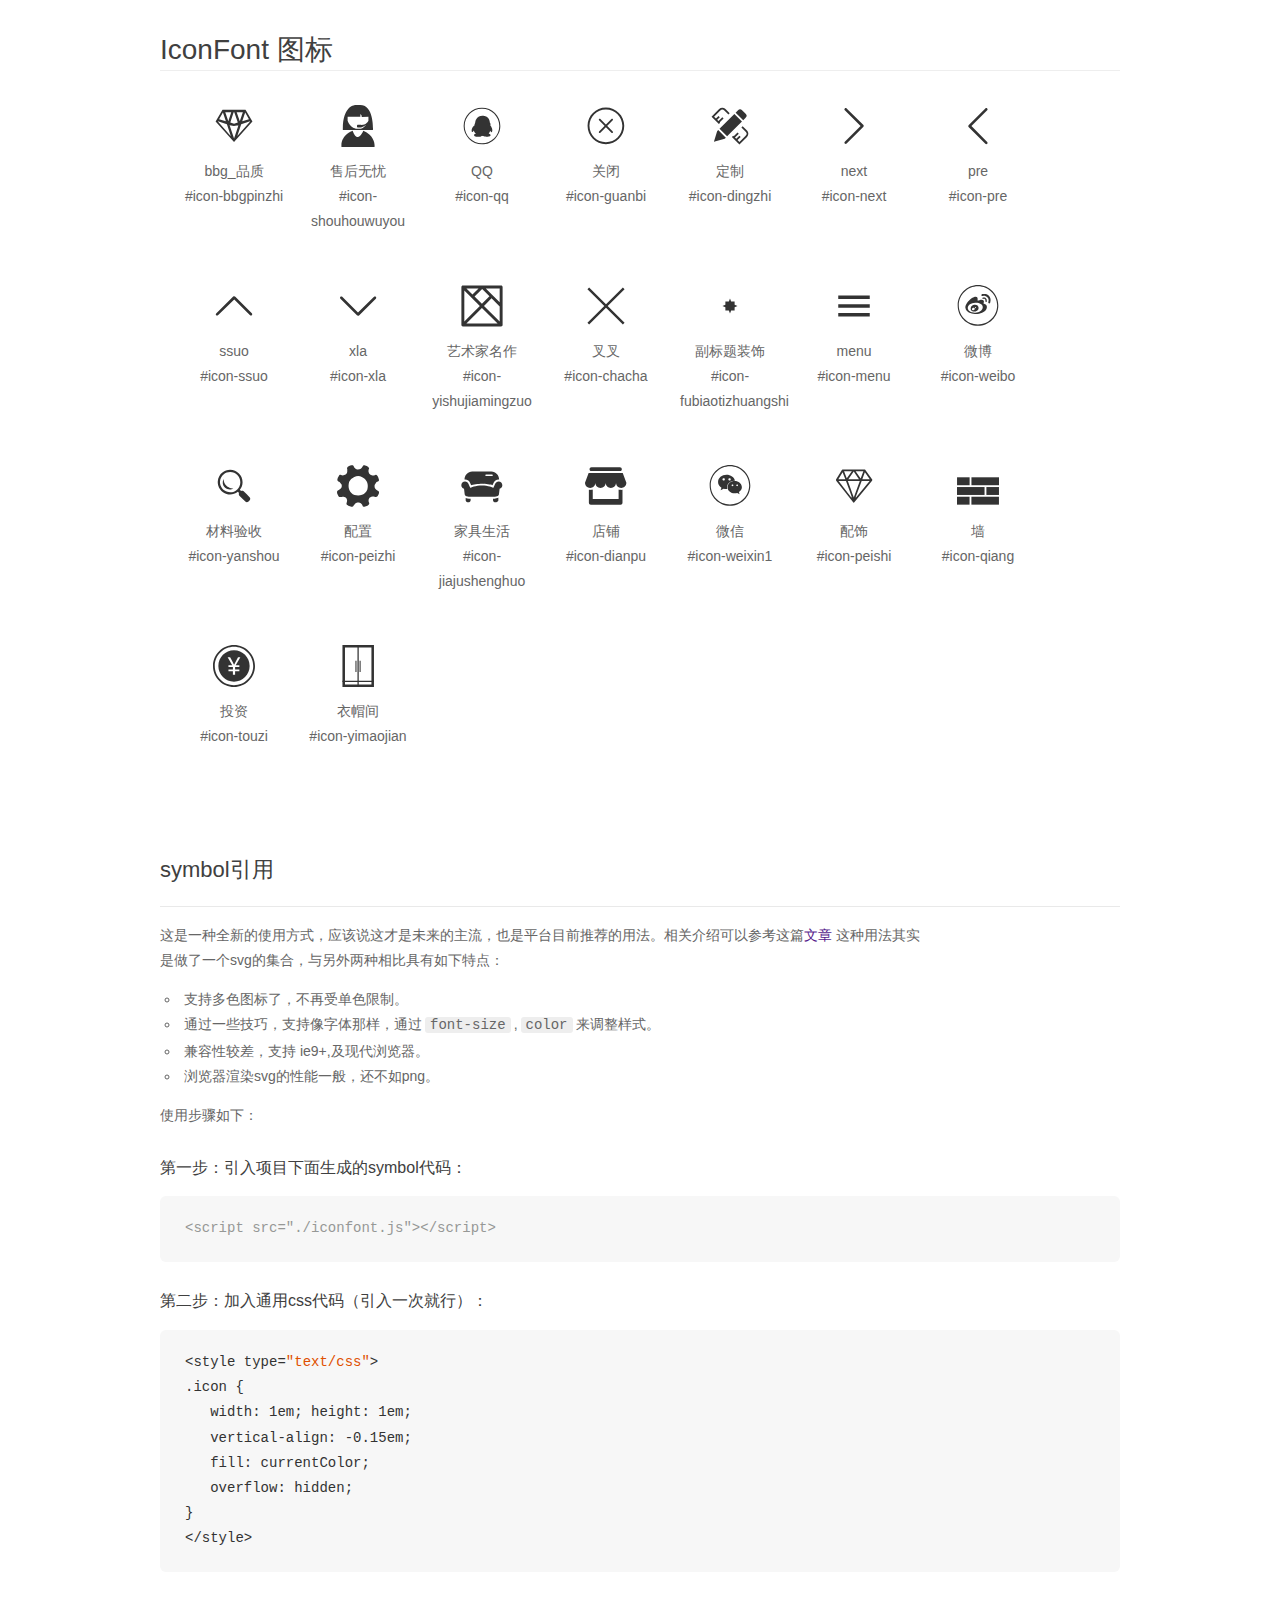
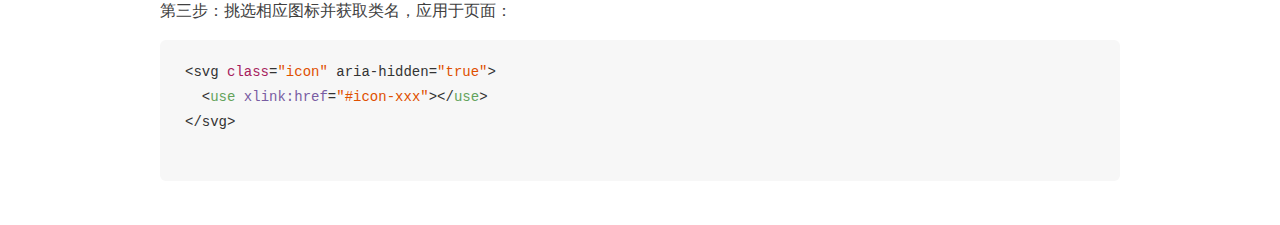
<file: fonts/font_bib5084xw78ehfr/demo_symbol.html>
<!DOCTYPE html>
<html>
<head>
    <meta charset="utf-8"/>
    <title>IconFont</title>
    <link rel="stylesheet" href="demo.css">
    <script src="iconfont.js"></script>

    <style type="text/css">
        .icon {
          /* 通过设置 font-size 来改变图标大小 */
          width: 1em; height: 1em;
          /* 图标和文字相邻时，垂直对齐 */
          vertical-align: -0.15em;
          /* 通过设置 color 来改变 SVG 的颜色/fill */
          fill: currentColor;
          /* path 和 stroke 溢出 viewBox 部分在 IE 下会显示
             normalize.css 中也包含这行 */
          overflow: hidden;
        }

    </style>
</head>
<body>
    <div class="main markdown">
        <h1>IconFont 图标</h1>
        <ul class="icon_lists clear">
            
                <li>
                    <svg class="icon" aria-hidden="true">
                        <use xlink:href="#icon-bbgpinzhi"></use>
                    </svg>
                    <div class="name">bbg_品质</div>
                    <div class="fontclass">#icon-bbgpinzhi</div>
                </li>
            
                <li>
                    <svg class="icon" aria-hidden="true">
                        <use xlink:href="#icon-shouhouwuyou"></use>
                    </svg>
                    <div class="name">售后无忧</div>
                    <div class="fontclass">#icon-shouhouwuyou</div>
                </li>
            
                <li>
                    <svg class="icon" aria-hidden="true">
                        <use xlink:href="#icon-qq"></use>
                    </svg>
                    <div class="name">QQ</div>
                    <div class="fontclass">#icon-qq</div>
                </li>
            
                <li>
                    <svg class="icon" aria-hidden="true">
                        <use xlink:href="#icon-guanbi"></use>
                    </svg>
                    <div class="name">关闭</div>
                    <div class="fontclass">#icon-guanbi</div>
                </li>
            
                <li>
                    <svg class="icon" aria-hidden="true">
                        <use xlink:href="#icon-dingzhi"></use>
                    </svg>
                    <div class="name">定制</div>
                    <div class="fontclass">#icon-dingzhi</div>
                </li>
            
                <li>
                    <svg class="icon" aria-hidden="true">
                        <use xlink:href="#icon-next"></use>
                    </svg>
                    <div class="name">next</div>
                    <div class="fontclass">#icon-next</div>
                </li>
            
                <li>
                    <svg class="icon" aria-hidden="true">
                        <use xlink:href="#icon-pre"></use>
                    </svg>
                    <div class="name">pre</div>
                    <div class="fontclass">#icon-pre</div>
                </li>
            
                <li>
                    <svg class="icon" aria-hidden="true">
                        <use xlink:href="#icon-ssuo"></use>
                    </svg>
                    <div class="name">ssuo</div>
                    <div class="fontclass">#icon-ssuo</div>
                </li>
            
                <li>
                    <svg class="icon" aria-hidden="true">
                        <use xlink:href="#icon-xla"></use>
                    </svg>
                    <div class="name">xla</div>
                    <div class="fontclass">#icon-xla</div>
                </li>
            
                <li>
                    <svg class="icon" aria-hidden="true">
                        <use xlink:href="#icon-yishujiamingzuo"></use>
                    </svg>
                    <div class="name">艺术家名作</div>
                    <div class="fontclass">#icon-yishujiamingzuo</div>
                </li>
            
                <li>
                    <svg class="icon" aria-hidden="true">
                        <use xlink:href="#icon-chacha"></use>
                    </svg>
                    <div class="name">叉叉</div>
                    <div class="fontclass">#icon-chacha</div>
                </li>
            
                <li>
                    <svg class="icon" aria-hidden="true">
                        <use xlink:href="#icon-fubiaotizhuangshi"></use>
                    </svg>
                    <div class="name">副标题装饰</div>
                    <div class="fontclass">#icon-fubiaotizhuangshi</div>
                </li>
            
                <li>
                    <svg class="icon" aria-hidden="true">
                        <use xlink:href="#icon-menu"></use>
                    </svg>
                    <div class="name">menu</div>
                    <div class="fontclass">#icon-menu</div>
                </li>
            
                <li>
                    <svg class="icon" aria-hidden="true">
                        <use xlink:href="#icon-weibo"></use>
                    </svg>
                    <div class="name">微博</div>
                    <div class="fontclass">#icon-weibo</div>
                </li>
            
                <li>
                    <svg class="icon" aria-hidden="true">
                        <use xlink:href="#icon-yanshou"></use>
                    </svg>
                    <div class="name">材料验收</div>
                    <div class="fontclass">#icon-yanshou</div>
                </li>
            
                <li>
                    <svg class="icon" aria-hidden="true">
                        <use xlink:href="#icon-peizhi"></use>
                    </svg>
                    <div class="name">配置</div>
                    <div class="fontclass">#icon-peizhi</div>
                </li>
            
                <li>
                    <svg class="icon" aria-hidden="true">
                        <use xlink:href="#icon-jiajushenghuo"></use>
                    </svg>
                    <div class="name">家具生活</div>
                    <div class="fontclass">#icon-jiajushenghuo</div>
                </li>
            
                <li>
                    <svg class="icon" aria-hidden="true">
                        <use xlink:href="#icon-dianpu"></use>
                    </svg>
                    <div class="name">店铺</div>
                    <div class="fontclass">#icon-dianpu</div>
                </li>
            
                <li>
                    <svg class="icon" aria-hidden="true">
                        <use xlink:href="#icon-weixin1"></use>
                    </svg>
                    <div class="name">微信 </div>
                    <div class="fontclass">#icon-weixin1</div>
                </li>
            
                <li>
                    <svg class="icon" aria-hidden="true">
                        <use xlink:href="#icon-peishi"></use>
                    </svg>
                    <div class="name">配饰</div>
                    <div class="fontclass">#icon-peishi</div>
                </li>
            
                <li>
                    <svg class="icon" aria-hidden="true">
                        <use xlink:href="#icon-qiang"></use>
                    </svg>
                    <div class="name">墙</div>
                    <div class="fontclass">#icon-qiang</div>
                </li>
            
                <li>
                    <svg class="icon" aria-hidden="true">
                        <use xlink:href="#icon-touzi"></use>
                    </svg>
                    <div class="name">投资</div>
                    <div class="fontclass">#icon-touzi</div>
                </li>
            
                <li>
                    <svg class="icon" aria-hidden="true">
                        <use xlink:href="#icon-yimaojian"></use>
                    </svg>
                    <div class="name">衣帽间</div>
                    <div class="fontclass">#icon-yimaojian</div>
                </li>
            
        </ul>


        <h2 id="symbol-">symbol引用</h2>
        <hr>

        <p>这是一种全新的使用方式，应该说这才是未来的主流，也是平台目前推荐的用法。相关介绍可以参考这篇<a href="">文章</a>
        这种用法其实是做了一个svg的集合，与另外两种相比具有如下特点：</p>
        <ul>
          <li>支持多色图标了，不再受单色限制。</li>
          <li>通过一些技巧，支持像字体那样，通过<code>font-size</code>,<code>color</code>来调整样式。</li>
          <li>兼容性较差，支持 ie9+,及现代浏览器。</li>
          <li>浏览器渲染svg的性能一般，还不如png。</li>
        </ul>
        <p>使用步骤如下：</p>
        <h3 id="-symbol-">第一步：引入项目下面生成的symbol代码：</h3>
        <pre><code class="lang-js hljs javascript"><span class="hljs-comment">&lt;script src="./iconfont.js"&gt;&lt;/script&gt;</span></code></pre>
        <h3 id="-css-">第二步：加入通用css代码（引入一次就行）：</h3>
        <pre><code class="lang-js hljs javascript">&lt;style type=<span class="hljs-string">"text/css"</span>&gt;
.icon {
   width: <span class="hljs-number">1</span>em; height: <span class="hljs-number">1</span>em;
   vertical-align: <span class="hljs-number">-0.15</span>em;
   fill: currentColor;
   overflow: hidden;
}
&lt;<span class="hljs-regexp">/style&gt;</span></code></pre>
        <h3 id="-">第三步：挑选相应图标并获取类名，应用于页面：</h3>
        <pre><code class="lang-js hljs javascript">&lt;svg <span class="hljs-class"><span class="hljs-keyword">class</span></span>=<span class="hljs-string">"icon"</span> aria-hidden=<span class="hljs-string">"true"</span>&gt;<span class="xml"><span class="hljs-tag">
  &lt;<span class="hljs-name">use</span> <span class="hljs-attr">xlink:href</span>=<span class="hljs-string">"#icon-xxx"</span>&gt;</span><span class="hljs-tag">&lt;/<span class="hljs-name">use</span>&gt;</span>
</span>&lt;<span class="hljs-regexp">/svg&gt;
        </span></code></pre>
    </div>
</body>
</html>
</file>
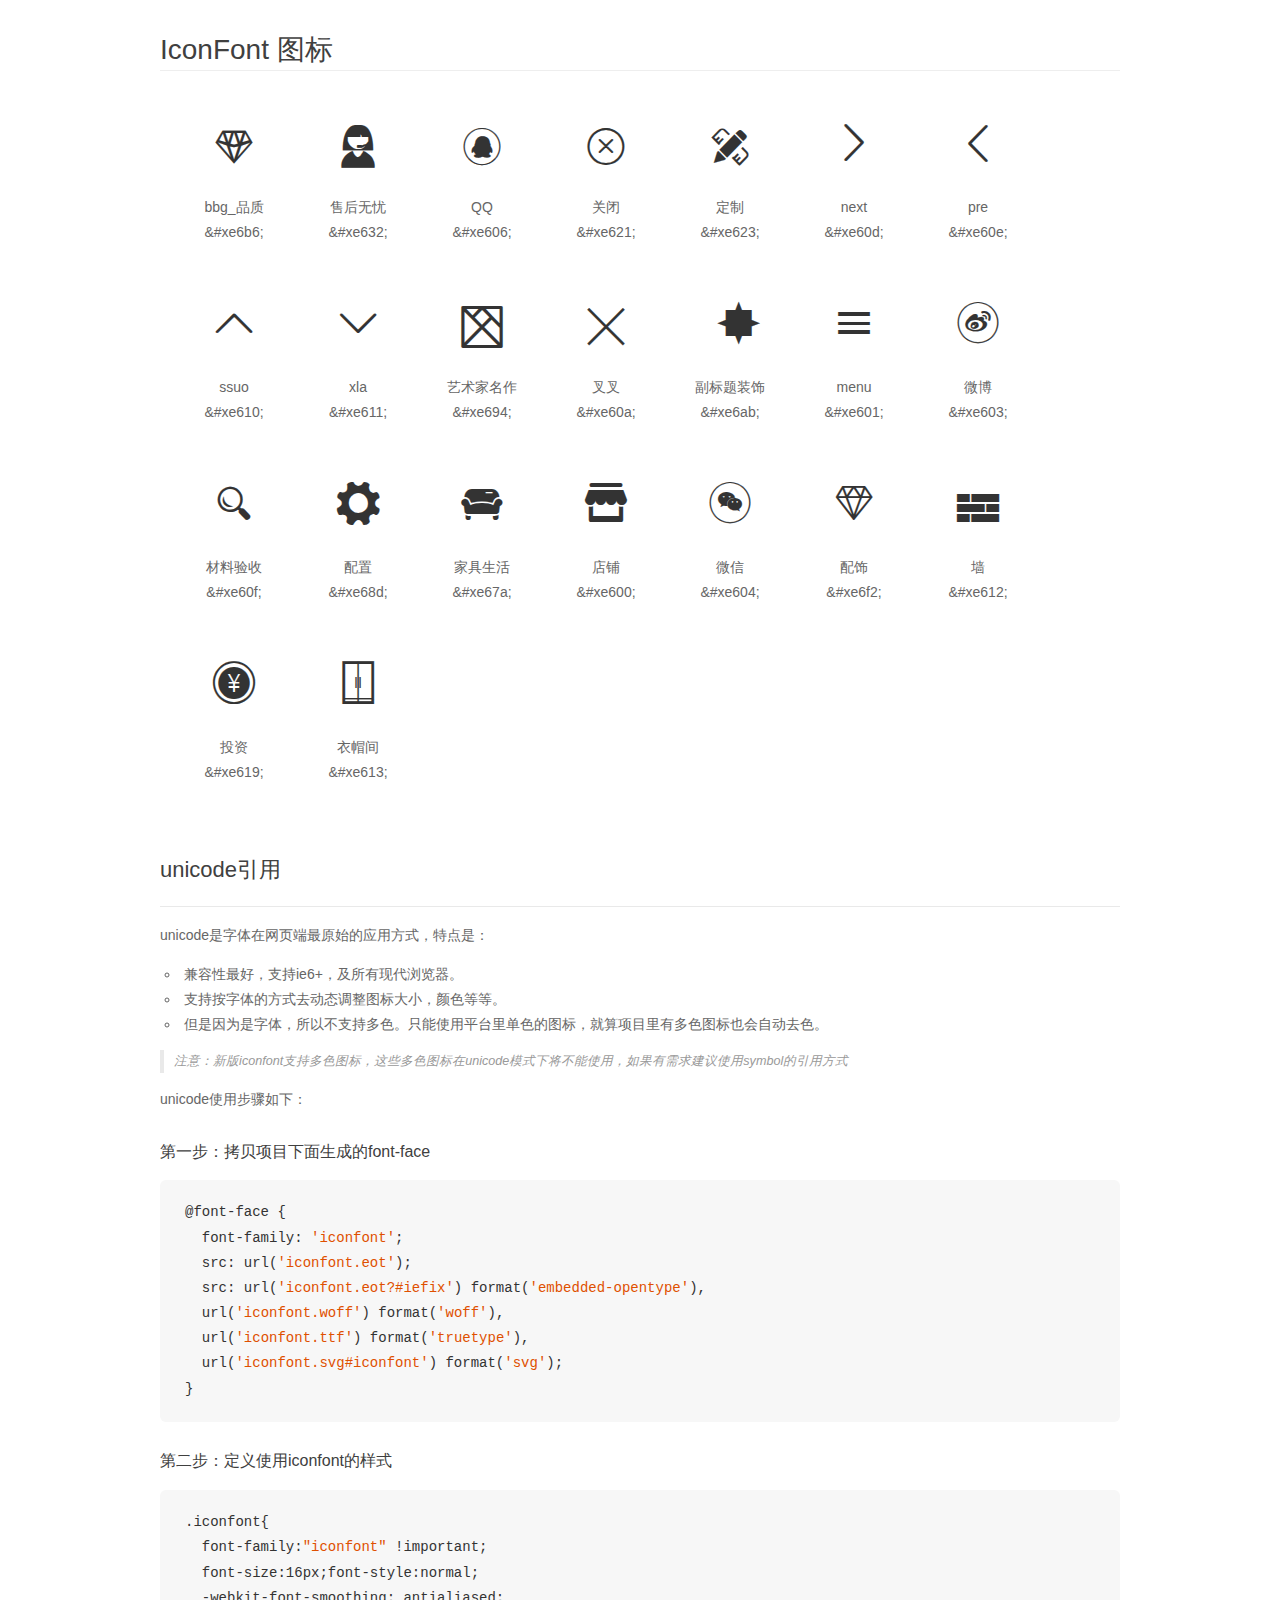
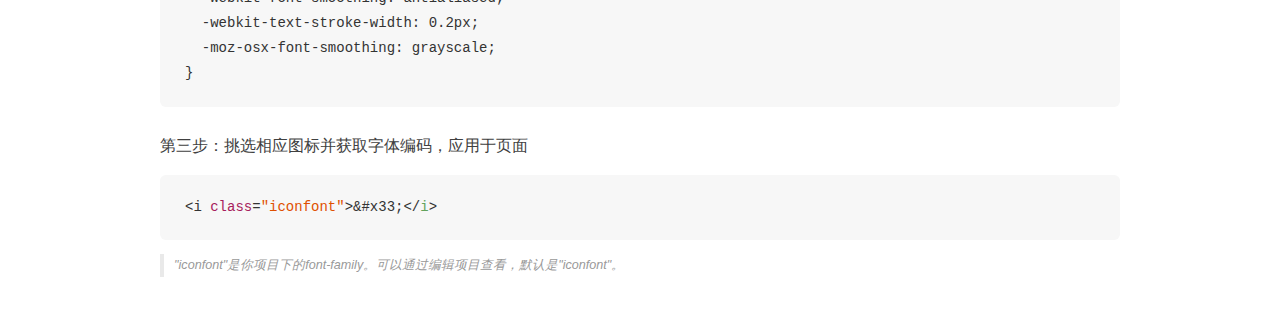
<file: fonts/font_bib5084xw78ehfr/demo_unicode.html>
<!DOCTYPE html>
<html>
<head>
    <meta charset="utf-8"/>
    <title>IconFont</title>
    <link rel="stylesheet" href="demo.css">

    <style type="text/css">

        @font-face {font-family: "iconfont";
          src: url('iconfont.eot'); /* IE9*/
          src: url('iconfont.eot#iefix') format('embedded-opentype'), /* IE6-IE8 */
          url('iconfont.woff') format('woff'), /* chrome, firefox */
          url('iconfont.ttf') format('truetype'), /* chrome, firefox, opera, Safari, Android, iOS 4.2+*/
          url('iconfont.svg#iconfont') format('svg'); /* iOS 4.1- */
        }

        .iconfont {
          font-family:"iconfont" !important;
          font-size:16px;
          font-style:normal;
          -webkit-font-smoothing: antialiased;
          -webkit-text-stroke-width: 0.2px;
          -moz-osx-font-smoothing: grayscale;
        }

    </style>
</head>
<body>
    <div class="main markdown">
        <h1>IconFont 图标</h1>
        <ul class="icon_lists clear">
            
                <li>
                <i class="icon iconfont">&#xe6b6;</i>
                    <div class="name">bbg_品质</div>
                    <div class="code">&amp;#xe6b6;</div>
                </li>
            
                <li>
                <i class="icon iconfont">&#xe632;</i>
                    <div class="name">售后无忧</div>
                    <div class="code">&amp;#xe632;</div>
                </li>
            
                <li>
                <i class="icon iconfont">&#xe606;</i>
                    <div class="name">QQ</div>
                    <div class="code">&amp;#xe606;</div>
                </li>
            
                <li>
                <i class="icon iconfont">&#xe621;</i>
                    <div class="name">关闭</div>
                    <div class="code">&amp;#xe621;</div>
                </li>
            
                <li>
                <i class="icon iconfont">&#xe623;</i>
                    <div class="name">定制</div>
                    <div class="code">&amp;#xe623;</div>
                </li>
            
                <li>
                <i class="icon iconfont">&#xe60d;</i>
                    <div class="name">next</div>
                    <div class="code">&amp;#xe60d;</div>
                </li>
            
                <li>
                <i class="icon iconfont">&#xe60e;</i>
                    <div class="name">pre</div>
                    <div class="code">&amp;#xe60e;</div>
                </li>
            
                <li>
                <i class="icon iconfont">&#xe610;</i>
                    <div class="name">ssuo</div>
                    <div class="code">&amp;#xe610;</div>
                </li>
            
                <li>
                <i class="icon iconfont">&#xe611;</i>
                    <div class="name">xla</div>
                    <div class="code">&amp;#xe611;</div>
                </li>
            
                <li>
                <i class="icon iconfont">&#xe694;</i>
                    <div class="name">艺术家名作</div>
                    <div class="code">&amp;#xe694;</div>
                </li>
            
                <li>
                <i class="icon iconfont">&#xe60a;</i>
                    <div class="name">叉叉</div>
                    <div class="code">&amp;#xe60a;</div>
                </li>
            
                <li>
                <i class="icon iconfont">&#xe6ab;</i>
                    <div class="name">副标题装饰</div>
                    <div class="code">&amp;#xe6ab;</div>
                </li>
            
                <li>
                <i class="icon iconfont">&#xe601;</i>
                    <div class="name">menu</div>
                    <div class="code">&amp;#xe601;</div>
                </li>
            
                <li>
                <i class="icon iconfont">&#xe603;</i>
                    <div class="name">微博</div>
                    <div class="code">&amp;#xe603;</div>
                </li>
            
                <li>
                <i class="icon iconfont">&#xe60f;</i>
                    <div class="name">材料验收</div>
                    <div class="code">&amp;#xe60f;</div>
                </li>
            
                <li>
                <i class="icon iconfont">&#xe68d;</i>
                    <div class="name">配置</div>
                    <div class="code">&amp;#xe68d;</div>
                </li>
            
                <li>
                <i class="icon iconfont">&#xe67a;</i>
                    <div class="name">家具生活</div>
                    <div class="code">&amp;#xe67a;</div>
                </li>
            
                <li>
                <i class="icon iconfont">&#xe600;</i>
                    <div class="name">店铺</div>
                    <div class="code">&amp;#xe600;</div>
                </li>
            
                <li>
                <i class="icon iconfont">&#xe604;</i>
                    <div class="name">微信 </div>
                    <div class="code">&amp;#xe604;</div>
                </li>
            
                <li>
                <i class="icon iconfont">&#xe6f2;</i>
                    <div class="name">配饰</div>
                    <div class="code">&amp;#xe6f2;</div>
                </li>
            
                <li>
                <i class="icon iconfont">&#xe612;</i>
                    <div class="name">墙</div>
                    <div class="code">&amp;#xe612;</div>
                </li>
            
                <li>
                <i class="icon iconfont">&#xe619;</i>
                    <div class="name">投资</div>
                    <div class="code">&amp;#xe619;</div>
                </li>
            
                <li>
                <i class="icon iconfont">&#xe613;</i>
                    <div class="name">衣帽间</div>
                    <div class="code">&amp;#xe613;</div>
                </li>
            
        </ul>
        <h2 id="unicode-">unicode引用</h2>
        <hr>

        <p>unicode是字体在网页端最原始的应用方式，特点是：</p>
        <ul>
        <li>兼容性最好，支持ie6+，及所有现代浏览器。</li>
        <li>支持按字体的方式去动态调整图标大小，颜色等等。</li>
        <li>但是因为是字体，所以不支持多色。只能使用平台里单色的图标，就算项目里有多色图标也会自动去色。</li>
        </ul>
        <blockquote>
        <p>注意：新版iconfont支持多色图标，这些多色图标在unicode模式下将不能使用，如果有需求建议使用symbol的引用方式</p>
        </blockquote>
        <p>unicode使用步骤如下：</p>
        <h3 id="-font-face">第一步：拷贝项目下面生成的font-face</h3>
        <pre><code class="lang-js hljs javascript">@font-face {
  font-family: <span class="hljs-string">'iconfont'</span>;
  src: url(<span class="hljs-string">'iconfont.eot'</span>);
  src: url(<span class="hljs-string">'iconfont.eot?#iefix'</span>) format(<span class="hljs-string">'embedded-opentype'</span>),
  url(<span class="hljs-string">'iconfont.woff'</span>) format(<span class="hljs-string">'woff'</span>),
  url(<span class="hljs-string">'iconfont.ttf'</span>) format(<span class="hljs-string">'truetype'</span>),
  url(<span class="hljs-string">'iconfont.svg#iconfont'</span>) format(<span class="hljs-string">'svg'</span>);
}
</code></pre>
        <h3 id="-iconfont-">第二步：定义使用iconfont的样式</h3>
        <pre><code class="lang-js hljs javascript">.iconfont{
  font-family:<span class="hljs-string">"iconfont"</span> !important;
  font-size:<span class="hljs-number">16</span>px;font-style:normal;
  -webkit-font-smoothing: antialiased;
  -webkit-text-stroke-width: <span class="hljs-number">0.2</span>px;
  -moz-osx-font-smoothing: grayscale;
}
</code></pre>
        <h3 id="-">第三步：挑选相应图标并获取字体编码，应用于页面</h3>
        <pre><code class="lang-js hljs javascript">&lt;i <span class="hljs-class"><span class="hljs-keyword">class</span></span>=<span class="hljs-string">"iconfont"</span>&gt;&amp;#x33;<span class="xml"><span class="hljs-tag">&lt;/<span class="hljs-name">i</span>&gt;</span></span></code></pre>

        <blockquote>
        <p>"iconfont"是你项目下的font-family。可以通过编辑项目查看，默认是"iconfont"。</p>
        </blockquote>
    </div>


</body>
</html>
</file>
<file: css/app.css>
*{
    margin: 0;
    padding: 0;
    border: 0;
	box-sizing:border-box;
}

body{
    font-size: 12px;
    font-family: '黑体';
    font-family: '微软雅黑';
    background: #fff;
}
html,body{font-size:100px;}
a{text-decoration: none;color:#000}
ul,ol,li{list-style-type:none;}
table {border-collapse: collapse;border-spacing: 0;}
td, th { padding: 0;}
.inner {padding: 0 3%;}
.clear:before,.clear:after{content: '';display: table;}
.clear:after{clear: both;}

.clear{clear:both;}
.clearfloat:after{display:block;clear:both;content:"";visibility:hidden;height:0}
.clearfloat{zoom:1}
.L{float:left}
.R{float:right}
.c{width:6rem;margin:0 auto}

@font-face {font-family: "iconfont";
    src: url('../fonts/iconfont.eot?t=1479433502496'); /* IE9*/
    src: url('../fonts/iconfont.eot?t=1479433502496#iefix') format('embedded-opentype'), /* IE6-IE8 */
    url('../fonts/iconfont.woff?t=1479433502496') format('woff'), /* chrome, firefox */
    url('../fonts/iconfont.ttf?t=1479433502496') format('truetype'), /* chrome, firefox, opera, Safari, Android, iOS 4.2+*/
    url('../fonts/iconfont.svg?t=1479433502496#iconfont') format('svg'); /* iOS 4.1- */
}

.iconfont {
    font-family:"iconfont" !important;
    font-size:16px;
    font-style:normal;
    -webkit-font-smoothing: antialiased;
    -webkit-text-stroke-width: 0.2px;
    -moz-osx-font-smoothing: grayscale;
}

.icon-bbgpinzhi:before { content: "\e6b6"; }
.icon-shouhouwuyou:before { content: "\e632"; }
.icon-qq:before { content: "\e606"; }
.icon-guanbi:before { content: "\e621"; }
.icon-dingzhi:before { content: "\e623"; }
.icon-next:before { content: "\e60d"; }
.icon-pre:before { content: "\e60e"; }
.icon-ssuo:before { content: "\e610"; }
.icon-xla:before { content: "\e611"; }
.icon-yishujiamingzuo:before { content: "\e694"; }
.icon-chacha:before { content: "\e60a"; }
.icon-fubiaotizhuangshi:before { content: "\e6ab"; }
.icon-menu:before { content: "\e601"; }
.icon-weibo:before { content: "\e603"; }
.icon-yanshou:before { content: "\e60f"; }
.icon-peizhi:before { content: "\e68d"; }
.icon-jiajushenghuo:before { content: "\e67a"; }
.icon-dianpu:before { content: "\e600"; }
.icon-weixin1:before { content: "\e604"; }
.icon-peishi:before { content: "\e6f2"; }
.icon-qiang:before { content: "\e612"; }
.icon-touzi:before { content: "\e619"; }
.icon-yimaojian:before { content: "\e613"; }





/*公共*/
.short{width:.16rem;height:2px;background:#808080}
.cnt{font-size:.06rem;color:#fff;line-height:1.8em}
.cnt img{max-width:100%}
.btn{
    display:block;
    text-align:center;
}
.btn-border{
    width:.74rem;
    height:.17rem;
    line-height:.17rem;
    border:2px solid #808080;
    color:#808080
}
.btn-success{
    width:.74rem;
    height:.18rem;
    line-height:.18rem;
    background:#fff;
    color:#1a1a1a;
    margin: 0 auto;
}
.section{
    position:relative;
    padding-top:.26rem;
    box-sizing:content-box;
    background-repeat:no-repeat;
    background-size:100%;
    background:#050504;
}
.sectionTil{text-align:center;color:#fff;margin-bottom:.26rem}
.sm_mar{margin-bottom:.13rem}
.sectionTil p{font-size:.14rem;text-transform:uppercase;font-family:Arial}
.sectionTil h3{font-size:.14rem;font-weight:100}
.line{width:.44rem;height:2px;background:#fff;margin:.06rem auto}
.sectionTil>span{display:block;font-size:12px;}
.section_link{
    position:absolute;
    z-index:-1;
    top:-.89rem;
    width:100%;
    height:1px;
}
.page{
    margin-top:.32rem;
    text-align:center;
    font-size:.06rem;
}
.page>a{
    display:inline-block;
    vertical-align:middle;
    width:.17rem;
    height:.17rem;
    line-height:.17rem;
    text-align:center;
    border:1px solid #545454;
    color:#545454;
    border-radius:5px;
    margin:0 .03rem;
}
.page>a:hover,.page a.active{
    background:#545454;
    color:#fff
}
.page .btn{display:none}

/*头部*/
.header{
    position:fixed;
    z-index:99999;
    top:0;
    left:0;
    width:100%;
    font-size:.06rem;
}
.header_t{
    text-align:center;
    height:.57rem;
    background:#000;
    line-height:.57rem;
}
.header_t .c{position:relative}
.logo{
    display:inline-block;
    width:1.6rem;
    height:.25rem;
    background:url("../images/logo.png") no-repeat center;
    background-size:100%;
    vertical-align:middle;
}
.header_t .header_t_text{
    display:inline-block;
    font-size:.16rem;
    color:#545454;
    vertical-align:middle;
}
.header_menu{
    display:none;
    position:absolute;
    right:0;
    top:0;
    color:#fff;
    font-size:.6rem;
}
.header_b{
    position:absolute;
    width:100%;
    height:.57rem;
    background:#333;
    top:0;
    left:0;
    box-shadow:0 2px 5px #1a1a1a;
    -webkit-box-shadow:0 2px 4px #1a1a1a;
    transition:all .4s;
    -webkit-transition:all .4s;
    transform:translateY(-100%);
    -webkit-transform:translateY(-100%);
    -ms-transform:translateY(-100%);
    -moz-transform:translateY(-100%);
    -o-transform:translateY(-100%);
}
.noanim .header_b{
    transform:translateY(-100%);
    -webkit-transform:none;
    -ms-transform:none;
    -moz-transform:none;
    -o-transform:none;
}
.navLogo{
    display:block;
    width:1.6rem;
    height:100%;
    background:url("../images/navLogo.png") no-repeat left center;
    background-size:100%;
}
.nav{
    width:3.52rem;
    height:100%;
    line-height:.57rem;
    margin-left:.4rem;
}
.nav_item{
    position:relative;
    float:left;
    width:.47rem;
    height:100%;
}
.nav_item:first-child{display:none}
.nav_item+.nav_item+.nav_item{
    margin-left:.11rem;
}
/*.nav_item+.nav_item+.nav_item:before{*/
    /*content:"";*/
    /*position:absolute;*/
    /*display:block;*/
    /*width:2px;*/
    /*height:.09rem;*/
    /*background:#666;*/
    /*left:0;*/
    /*top:.05rem*/
/*}*/
.nav_item .nav_name{
    position:relative;
    display:block;
    width:100%;
    height:100%;
    text-align:center;
}
.nav_name>a{
    transition:color .3s;
    -webkit-transition:color .3s;
}
.nav_name>a .iconfont{
    display:none;
    font-size:.24rem;
    float:right;
}
.nav_name>a,.nav_cover{
    display:block;
    width:100%;
    height:100%;
    color:#fff;
}
.nav_cover{
    display:none;
    position:absolute;
    top:0;
    left:0;
    z-index:2
}
.nav_item .dropdown{
    display:none;
    position:absolute;
    width:100%;
    top:.57rem;
    left:0;
    background:rgba(51,51,51,.8);
    padding:0 5px;
    overflow:hidden;
}
.nav_item .dropdown>a{
    display:block;
    width:100%;
    height:.27rem;
    line-height:.27rem;
    color:#b6b6b6;
    font-size:.06rem;
    border-bottom:1px solid #292928;
    text-align:center;
}
.nav_item:hover .nav_name>a{color:#666}
.nav_item:hover .dropdown{
    display:block;
}
.nav_item .dropdown>a:hover{color:#fff}
.header.active .header_t{
    transform:translateY(-100%);
    -webkit-transform:translateY(-100%);
    -ms-transform:translateY(-100%);
    -moz-transform:translateY(-100%);
    -o-transform:translateY(-100%);
    transition:all .4s;
    -webkit-transition:all .4s;
}
.header.active .header_b{
    transform:translateY(0);
    -webkit-transform:translateY(0);
    -ms-transform:translateY(0);
    -moz-transform:translateY(0);
    -o-transform:translateY(0);
}
.header.active.noanim .header_t{
    transform:none;
    -webkit-transform:none;
    -ms-transform:none;
    -moz-transform:none;
    -o-transform:none;
}
.header.activ.noanim .header_b{
    transform:none;
    -webkit-transform:none;
    -ms-transform:none;
    -moz-transform:none;
    -o-transform:none;
}


/*首页banner*/
.banner{
    position:relative;
    width:100%;
    height:2.78rem;
    overflow:hidden;
    margin:0 auto;
    margin-top:.57rem;
}
.ibanner{
    position:relative;
    width:100%;
    height:2.18rem;
    overflow:hidden;
    margin:0 auto;
    margin-top:.57rem;
    font-size:.16rem;
    color:#fff
}
.btil{
    display: -webkit-box; /* 老版本语法: Safari, iOS, Android browser, older WebKit browsers. */
    display: -moz-box; /* 老版本语法: Firefox (buggy) */
    display: -ms-flexbox; /* 混合版本语法: IE 10 */
    display: -webkit-flex; /* 新版本语法: Chrome 21+ */
    display: flex; /* 新版本语法: Opera 12.1, Firefox 22+ */
    -webkit-box-pack: center;
    -moz-justify-content: center;
    -webkit-justify-content: center;
    justify-content: center;
    -webkit-box-direction: normal;
    -webkit-box-orient: horizontal;
    -moz-flex-direction: column;
    -webkit-flex-direction: column;
    flex-direction: column;
    position:absolute;
    width:3.26rem;
    height:100%;
    left:50%;
    margin-left:-1.63rem;
    top:0;
}
.btil h3{
    position:relative;
    font-weight:100;
    font-size:.16rem;
    margin-bottom:.02rem;
}
.btil p{
    position:relative;
    font-family:Arial;
    font-size:.22rem;
    text-transform:uppercase;
}
.btil_text:before{
    content:"";
    display:block;
    position:absolute;
    width:.43rem;
    height:2px;
    background:#fff;
    left:0;
}
.btil h3:before{top:-.16rem}
.btil p:before{bottom:-.13rem}
.banner>img,.ibanner img{width:100%;display:block;}
.bannerImg{width:100%;height:100%}
.bannerImg ul{height:2.78rem}
.bannerImg li{
    float:left;
    height:100%;
}
.bannerImg li img{display:block;width:100%;height:100%;}
.bannerNav{
    position:absolute;
    width:100%;
    height:.06rem;
    bottom:.09rem;
    left:0;
    z-index:99;
    text-align:center;
    font-size:0;
}
.bannerNav li{
    font-size:0;
    display:inline-block;
    width:.06rem;
    height:.06rem;
    background:#fff;
    border-radius:50%;
    margin:0 .02rem;
}
.bannerNav li.on{background:#ed6d00}

/*品阅如晶*/
.introduct{
    position:relative;
    width:100%;
    height:2.86rem;
    background:url("../images/a1.jpg") no-repeat center;
    background-size:cover;
    padding:.45rem 0;
    font-size:.06rem;
}
.intro_box{
    position:absolute;
    width:53%;
    height:1.96rem;
    background:#535353;
    padding:.13rem 18% .17rem 5%;
    top:.45rem;
    right:0;
}
.intro_til{margin-bottom:.13rem;color:#fff}
.intro_til p{font-size:.14rem;font-family:Arial;text-transform:uppercase;margin-bottom:.04rem}
.intro_til h3{font-size:.13rem;font-weight:100;margin-bottom:.08rem}
.intro_cnt{line-height:2em;margin-bottom:.1rem;height:.5rem;overflow:hidden;position:relative}

/*pdc*/
.pdcbg{
    background-image:url("../images/pbg.png");
    background-position:bottom center;
    background-color:#050504;
    padding-bottom: .44rem;
    background-repeat:no-repeat;
}
.p_list{
    display: -webkit-box; /* 老版本语法: Safari, iOS, Android browser, older WebKit browsers. */
    display: -moz-box; /* 老版本语法: Firefox (buggy) */
    display: -ms-flexbox; /* 混合版本语法: IE 10 */
    display: -webkit-flex; /* 新版本语法: Chrome 21+ */
    display: flex; /* 新版本语法: Opera 12.1, Firefox 22+ */
    -webkit-box-pack: space-between;
    -moz-justify-content: space-between;
    -webkit-justify-content: space-between;
    justify-content: space-between;
    flex-flow: row wrap;
}
.p_item{
    position:relative;
    width:19.5%;
    padding-bottom:27%;
    overflow:hidden;
    font-size:.08rem;
    background-repeat:no-repeat;
    background-position:center;
    background-size:100%;
}
.p_item img{
    position:absolute;
    display:block;
    width:100%;
    min-height: 100%;
    top:0;
    left:0;
    z-index:1
}
.p_item .p_cover{
    display: -webkit-box; /* 老版本语法: Safari, iOS, Android browser, older WebKit browsers. */
    display: -moz-box; /* 老版本语法: Firefox (buggy) */
    display: -ms-flexbox; /* 混合版本语法: IE 10 */
    display: -webkit-flex; /* 新版本语法: Chrome 21+ */
    display: flex; /* 新版本语法: Opera 12.1, Firefox 22+ */
    -webkit-box-pack: center;
    -moz-justify-content: center;
    -webkit-justify-content: center;
    justify-content: center;
    -webkit-box-direction: normal;
    -webkit-box-orient: vertical;
    -moz-flex-direction: column;
    -webkit-flex-direction: column;
    flex-direction: column;
    flex-flow:column nowrap;
    position:absolute;
    z-index:2;
    width:100%;
    height:100%;
    top:0;
    left:0;
    text-align:center;
    color:#fff;
    background:rgba(79,65,53,.5);
    transition:all .3s;
    -webkit-transition:all .3s;
    opacity:0;
    filter:alpha(opacity=0);
    transform:scale(.8) translateY(100%);
    -ms-transform:scale(.8) translateY(100%);
    -webkit-transform:scale(.8) translateY(100%);
    -moz-transform:scale(.8) translateY(100%);
    -o-transform:scale(.8) translateY(100%);
}
.p_cover h3{font-weight:100;margin-bottom:8px}
.p_cover p{font-family:Arial;text-transform:uppercase;font-size:12px}
.p_cover .short{margin:0 auto;margin-top:.08rem;background:#fff;width:.08rem}
.p_item:hover .p_cover{
    opacity:1;
    filter:alpha(opacity=100);
    transform:scale(1) translateY(0);
    -ms-transform:scale(1) translateY(0);
    -webkit-transform:scale(1) translateY(0);
    -moz-transform:scale(1) translateY(0);
    -o-transform:scale(1) translateY(0);
}

/*案例*/
.casebg{
    background-image:url("../images/casebg.png");
    background-position:top center;
    background-color:#050504;
}
.c_list{
    display: -webkit-box; /* 老版本语法: Safari, iOS, Android browser, older WebKit browsers. */
    display: -moz-box; /* 老版本语法: Firefox (buggy) */
    display: -ms-flexbox; /* 混合版本语法: IE 10 */
    display: -webkit-flex; /* 新版本语法: Chrome 21+ */
    display: flex; /* 新版本语法: Opera 12.1, Firefox 22+ */
    -webkit-flex-wrap: wrap;
    -moz-flex-wrap: wrap;
    -ms-flex-wrap: wrap;
    -o-flex-wrap: wrap;
    flex-wrap: wrap;
    flex-flow:row wrap;
    font-size:.08rem;
}
.c_item{
    position:relative;
    width:25%;
    padding-bottom:25%;
    overflow:hidden;
    background-repeat:no-repeat;
    background-position:center;
    background-size:cover;
}
.c_item .c_cover{
    display: -webkit-box; /* 老版本语法: Safari, iOS, Android browser, older WebKit browsers. */
    display: -moz-box; /* 老版本语法: Firefox (buggy) */
    display: -ms-flexbox; /* 混合版本语法: IE 10 */
    display: -webkit-flex; /* 新版本语法: Chrome 21+ */
    display: flex; /* 新版本语法: Opera 12.1, Firefox 22+ */
    -webkit-box-pack: center;
    -moz-justify-content: center;
    -webkit-justify-content: center;
    justify-content: center;
    -webkit-box-direction: normal;
    -webkit-box-orient: vertical;
    -moz-flex-direction: column;
    -webkit-flex-direction: column;
    flex-direction: column;
    flex-flow:column wrap;
    position:absolute;
    width:100%;
    height:100%;
    top:0;
    left:0;
    text-align:center;
    color:#fff;
    transition:opacity,background-color .4s ease-in-out;
    -webkit-transition:opacity,background-color .4s ease-in-out;
}
.c_item .c_cover.white{background:#fff!important;;color:#222;opacity:1!important;}
.c_list .c_item+.c_item+.c_item+.c_item+.c_item+.c_item{width:50%}
.c_list .c_item+.c_item+.c_item+.c_item+.c_item+.c_item+.c_item{width:25%}
.c_list .c_item:nth-child(even) .c_cover{background-color:rgba(83,83,83,1);}
.c_list .c_item:nth-child(odd) .c_cover{background-color:rgba(83,83,83,0);opacity:0}
.c_list .c_item:nth-child(5) .c_cover{background-color:rgba(83,83,83,1);opacity:1}
.c_list .c_item:nth-child(6) .c_cover{background-color:rgba(83,83,83,0);opacity:0}
.c_list .c_item:hover .c_cover{
    background-color:rgba(83,83,83,.5);
    opacity:1
}

/*新闻*/
.newbg{background:#050504;font-size:.08rem;padding-bottom:.44rem}
.newbg .sectionTil{margin-bottom: .15rem}
.nNav{text-align:center;margin-bottom:.26rem}
.nNav>a{
    display:inline-block;
    width:.68rem;
    height:.17rem;
    line-height:.17rem;
    text-align:center;
    border:1px solid #545454;
    color:#545454;
    margin:0 .03rem;
}
.nNav>a.on{background:#545454;color:#fff}
.n_list{width:5.56rem;margin:0 auto}
.n_list_item{display:none}
.n_list_item:first-child{display:block}
.n_list_item li{
    position:relative;
    height:.88rem;
    overflow:hidden;
    margin-bottom:2px;
    background-color:#545454;
}
.n_list_item li a{
    width:100%;
    height:100%;
    display:flex;
    -webkit-flex-wrap: nowrap;
    -moz-flex-wrap: nowrap;
    -ms-flex-wrap: nowrap;
    -o-flex-wrap: nowrap;
    flex-wrap: nowrap;
    flex-flow:row nowrap;
    color:#fff;
}
.n_list_time{
    display: -webkit-box; /* 老版本语法: Safari, iOS, Android browser, older WebKit browsers. */
    display: -moz-box; /* 老版本语法: Firefox (buggy) */
    display: -ms-flexbox; /* 混合版本语法: IE 10 */
    display: -webkit-flex; /* 新版本语法: Chrome 21+ */
    display: flex; /* 新版本语法: Opera 12.1, Firefox 22+ */
    -webkit-box-pack: center;
    -moz-justify-content: center;
    -webkit-justify-content: center;
    justify-content: center;
    -webkit-box-direction: normal;
    -webkit-box-orient: vertical;
    -moz-flex-direction: column;
    -webkit-flex-direction: column;
    flex-direction: column;
    flex-flow:column nowrap;
    width:.47rem;
    height:.88rem;
    text-align:center;
    font-size:12px;
    font-family:Arial;
}
.n_list_time h3{font-weight:100;font-size:.21rem;margin:.1rem 0}
.n_list_img{width:2.12rem;height:100%;position:relative;overflow:hidden}
.n_list_img img{
    display:block;
    width:100%;
    transition:all .3s;
    -webkit-transition:all .3s;
}
.n_list_info{
    width:2.96rem;
    height:.88rem;
    padding:.17rem .26rem .15rem .1rem;
}
.n_list_info h3{font-size:.08rem;margin-bottom:.06rem;font-weight:100}
.n_list_info p{font-size:.06rem;color:#b2b2b2;line-height:1.8em}
.n_list_item li:hover img{
    transform:scale(1.1);
    -webkit-transform:scale(1.1);
    -ms-transform:scale(1.1);
    -moz-transform:scale(1.1);
    -o-transform:scale(1.1);
}
.n_list .btn-success{margin-top:.2rem}

/*adv*/
.adv{
    display: -webkit-box; /* 老版本语法: Safari, iOS, Android browser, older WebKit browsers. */
    display: -moz-box; /* 老版本语法: Firefox (buggy) */
    display: -ms-flexbox; /* 混合版本语法: IE 10 */
    display: -webkit-flex; /* 新版本语法: Chrome 21+ */
    display: flex; /* 新版本语法: Opera 12.1, Firefox 22+ */
    -webkit-box-pack: center;
    -moz-justify-content: center;
    -webkit-justify-content: center;
    justify-content: center;
    flex-flow:row nowrap;
    width:100%;
    padding:.36rem 0;
    background:#535353;
    text-align:center;
    font-size:.08rem;
    color:#fff
}
.adv_item{
    width:.44rem;
    margin:0 .25rem;
}
.adv_item_icon{
    width:.44rem;
    height:.44rem;
    line-height:.44rem;
    border:1px solid #fff;
    border-radius:50%;
    margin:0 auto;
    margin-bottom:.11rem;
    font-size:.16rem;
}
/*footer*/
.footer{
    background:#050505;
    padding:.39rem 0 .44rem 0;
    font-size:.08rem;
}
.f_cnt{
    display: -webkit-box; /* 老版本语法: Safari, iOS, Android browser, older WebKit browsers. */
    display: -moz-box; /* 老版本语法: Firefox (buggy) */
    display: -ms-flexbox; /* 混合版本语法: IE 10 */
    display: -webkit-flex; /* 新版本语法: Chrome 21+ */
    display: flex; /* 新版本语法: Opera 12.1, Firefox 22+ */
    -webkit-box-pack: space-between;
    -moz-justify-content: space-between;
    -webkit-justify-content: space-between;
    justify-content: space-between;
    flex-flow:row nowrap;
    width:4.2rem;
    margin:0 auto;
}
.f_logo{
    width:.78rem;
    height:.47rem;
    background:url("../images/flogo.png") no-repeat center;
    background-size:100%;
}
.f_contact{
    position:relative;
    text-align:center;
    width:1.24rem;
    color:#666;
    line-height:2.2em;
    font-size:12px;
}
.f_contact:before,.f_contact:after{
    content:"";
    position:absolute;
    display:block;
    width:1px;
    height:100%;
    background:#151514;
    top:0
}
.f_contact:before{left:-.41rem}
.f_contact:after{right:-.41rem}
.f_icon{
    margin-bottom:.22rem;
    display: -webkit-box; /* 老版本语法: Safari, iOS, Android browser, older WebKit browsers. */
    display: -moz-box; /* 老版本语法: Firefox (buggy) */
    display: -ms-flexbox; /* 混合版本语法: IE 10 */
    display: -webkit-flex; /* 新版本语法: Chrome 21+ */
    display: flex; /* 新版本语法: Opera 12.1, Firefox 22+ */
    -webkit-box-pack: space-between;
    -moz-justify-content: space-between;
    -webkit-justify-content: space-between;
    justify-content: space-between;
}
.f_icon .iconfont{
    font-size:.2rem;
    color:#151514;
    align-items:baseline;
    transition:all .3s;
}
.f_icon .iconfont:hover{color:#fff}
.f_contact p a{font-family:Arial;font-size:.08rem;color:#fff}
.f_nav h3{font-size:14px;color:#fff;margin-bottom:.15rem}
.f_nav li{margin-bottom:.08rem}
.f_nav li a{
    font-size:12px;
    color:#666
}
.bottom{
    text-align:center;
    background:#141414;
    color:#333;
    font-size:12px;
    min-height:.33rem;
    line-height:.33rem;
    padding:0 5%;
}
/*内页*/
.brand{
    width:4.88rem;
    margin:0 auto;
    margin-bottom:.28rem;
    text-align:center;
    color:#666;
    font-size:.06rem;
    line-height:2.2em;
}
.brandItem{
    display: -webkit-box; /* 老版本语法: Safari, iOS, Android browser, older WebKit browsers. */
    display: -moz-box; /* 老版本语法: Firefox (buggy) */
    display: -ms-flexbox; /* 混合版本语法: IE 10 */
    display: -webkit-flex; /* 新版本语法: Chrome 21+ */
    display: flex; /* 新版本语法: Opera 12.1, Firefox 22+ */
    flex-flow: row nowrap;
    border-bottom:2px solid #000;
    background:#535353;
}
.brandItem+.brandItem{
    -webkit-box-pack: flex-end;
    -moz-justify-content: flex-end;
    -webkit-justify-content: flex-end;
    justify-content: flex-end;
}
.brandItem+.brandItem+.brandItem{
    -webkit-box-pack: flex-start;
    -moz-justify-content: flex-start;
    -webkit-justify-content: flex-start;
    justify-content: flex-start;
}
.brandItem>div{
    position:relative;
    padding-bottom:28%;
    overflow:hidden;
}
.brand_img{width:50%;}
.brand_img img{
    position:absolute;
    display:block;
    width:100%;
    top:0;
    left:0;
}
.brand_text{width:38.5%;}
.brand_text .cnt{
    position:absolute;
    width:100%;
    height:100%;
    left:0;
    top:0;
    padding:.22rem .13rem;
}
.brand_text h3{font-size:26px;margin-bottom:.11rem}
.brand_text p{color:#b2b2b2;line-height:2.2em}
.team{
    display: -webkit-box; /* 老版本语法: Safari, iOS, Android browser, older WebKit browsers. */
    display: -moz-box; /* 老版本语法: Firefox (buggy) */
    display: -ms-flexbox; /* 混合版本语法: IE 10 */
    display: -webkit-flex; /* 新版本语法: Chrome 21+ */
    display: flex; /* 新版本语法: Opera 12.1, Firefox 22+ */
    flex-flow:row nowrap;
    -webkit-box-pack: center;
    -moz-justify-content: center;
    -webkit-justify-content: center;
    justify-content: center;
}
.team>div{height:1.54rem;background:#535353}
.team_img{width:2.34rem}
.team_img img{
    display:block;
    width:100%;
    height:100%;
}
.team_text{
    width:3.16rem;
    padding:0 .24rem;
    display: -webkit-box; /* 老版本语法: Safari, iOS, Android browser, older WebKit browsers. */
    display: -moz-box; /* 老版本语法: Firefox (buggy) */
    display: -ms-flexbox; /* 混合版本语法: IE 10 */
    display: -webkit-flex; /* 新版本语法: Chrome 21+ */
    display: flex; /* 新版本语法: Opera 12.1, Firefox 22+ */
    -webkit-box-pack: center;
    -moz-justify-content: center;
    -webkit-justify-content: center;
    justify-content: center;
    -webkit-box-direction: normal;
    -webkit-box-orient: vertical;
    -moz-flex-direction: column;
    -webkit-flex-direction: column;
    flex-direction: column;
    flex-flow:column wrap;
    color:#b2b2b2;
    line-height:2em;
}
.powerList{
    display: -webkit-box; /* 老版本语法: Safari, iOS, Android browser, older WebKit browsers. */
    display: -moz-box; /* 老版本语法: Firefox (buggy) */
    display: -ms-flexbox; /* 混合版本语法: IE 10 */
    display: -webkit-flex; /* 新版本语法: Chrome 21+ */
    display: flex; /* 新版本语法: Opera 12.1, Firefox 22+ */
    -webkit-box-pack: space-between;
    -moz-justify-content: space-between;
    -webkit-justify-content: space-between;
    justify-content: space-between;
    flex-flow:row wrap;
    font-size:.07rem;
    color:#fff
}
.power_item{
    position:relative;
    width:24.7%;
    height:1.72rem;
    overflow:hidden;
}
.power_item img{display:inline-block;width:101%;margin-left:-2px}
.power_cover{
    display: -webkit-box; /* 老版本语法: Safari, iOS, Android browser, older WebKit browsers. */
    display: -moz-box; /* 老版本语法: Firefox (buggy) */
    display: -ms-flexbox; /* 混合版本语法: IE 10 */
    display: -webkit-flex; /* 新版本语法: Chrome 21+ */
    display: flex; /* 新版本语法: Opera 12.1, Firefox 22+ */
    -webkit-box-pack: center;
    -moz-justify-content: center;
    -webkit-justify-content: center;
    justify-content: center;
    -webkit-box-direction: normal;
    -webkit-box-orient: vertical;
    -moz-flex-direction: column;
    -webkit-flex-direction: column;
    flex-direction: column;
    flex-flow:column nowrap;
    position:absolute;
    width:100%;
    height:100%;
    top:0;
    left:0;
    text-align:center;
}
.power_num{font-size:.26rem;font-family:Arial}
.honor{
    padding-bottom:.37rem;
    background-image:url("../images/honorbg.png");
    background-position:bottom center;
    background-repeat:no-repeat;
    background-size:100%;
}
.honorList{
    height:2.55rem;
    display: -webkit-box; /* 老版本语法: Safari, iOS, Android browser, older WebKit browsers. */
    display: -moz-box; /* 老版本语法: Firefox (buggy) */
    display: -ms-flexbox; /* 混合版本语法: IE 10 */
    display: -webkit-flex; /* 新版本语法: Chrome 21+ */
    display: flex; /* 新版本语法: Opera 12.1, Firefox 22+ */
    -webkit-box-pack: space-between;
    -moz-justify-content: space-between;
    -webkit-justify-content: space-between;
    justify-content: space-between;
    -webkit-flex-wrap: wrap;
    -moz-flex-wrap: wrap;
    -ms-flex-wrap: wrap;
    -o-flex-wrap: wrap;
    flex-wrap: wrap;
    flex-flow:row wrap;
    align-content:space-between;
    width:4.66rem;
    margin:0 auto;
}
.honor_item{
    width:1.4rem;
    height:.93rem;
    display: -webkit-box; /* 老版本语法: Safari, iOS, Android browser, older WebKit browsers. */
    display: -moz-box; /* 老版本语法: Firefox (buggy) */
    display: -ms-flexbox; /* 混合版本语法: IE 10 */
    display: -webkit-flex; /* 新版本语法: Chrome 21+ */
    display: flex; /* 新版本语法: Opera 12.1, Firefox 22+ */
    flex-flow:row nowrap;
    -webkit-box-pack: center;
    -moz-justify-content: center;
    -webkit-justify-content: center;
    justify-content: center;
}
.honor_item img{
    max-width:100%;
    max-height:100%;
}
/*产品内页*/
.product{font-size:.11rem;margin-top:.57rem}
.product_item{
    position:relative;
    background:#545454;
}
.product_item>a{
    width:100%;
    height:100%;
    display: -webkit-box; /* 老版本语法: Safari, iOS, Android browser, older WebKit browsers. */
    display: -moz-box; /* 老版本语法: Firefox (buggy) */
    display: -ms-flexbox; /* 混合版本语法: IE 10 */
    display: -webkit-flex; /* 新版本语法: Chrome 21+ */
    display: flex; /* 新版本语法: Opera 12.1, Firefox 22+ */
    flex-flow:row nowrap;
    -webkit-box-pack: center;
    -moz-justify-content: center;
    -webkit-justify-content: center;
    justify-content: center;
}
.product_item a>div{
    position:relative;
    width:50%;
    padding-bottom:43%;
}
.product_fm img{
    position:absolute;
    display:block;
    width:100%;
    height:100%;
    top:0;
    left:0;
}
.product_cover{
    display: -webkit-box; /* 老版本语法: Safari, iOS, Android browser, older WebKit browsers. */
    display: -moz-box; /* 老版本语法: Firefox (buggy) */
    display: -ms-flexbox; /* 混合版本语法: IE 10 */
    display: -webkit-flex; /* 新版本语法: Chrome 21+ */
    display: flex; /* 新版本语法: Opera 12.1, Firefox 22+ */
    -webkit-box-pack: center;
    -moz-justify-content: center;
    -webkit-justify-content: center;
    justify-content: center;
    -webkit-box-direction: normal;
    -webkit-box-orient: vertical;
    -moz-flex-direction: column;
    -webkit-flex-direction: column;
    flex-direction: column;
    flex-flow:column nowrap;
    position:absolute;
    width:100%;
    height:100%;
    text-align:center;
    color:#545454;
    font-size:.11rem;
    transition:background-color .3s;
    -webkit-transition:background-color .3s;
}
.product_cover p{
    color:#545454;
    transition:color .3s;
    -webkit-transition:color .3s;
}
.product_cover .iconfont{
    font-size:.35rem;
    color:#545454;
    transition:color .3s;
    -webkit-transition:color .3s;
}
.product_intro_cnt{
    display: -webkit-box; /* 老版本语法: Safari, iOS, Android browser, older WebKit browsers. */
    display: -moz-box; /* 老版本语法: Firefox (buggy) */
    display: -ms-flexbox; /* 混合版本语法: IE 10 */
    display: -webkit-flex; /* 新版本语法: Chrome 21+ */
    display: flex; /* 新版本语法: Opera 12.1, Firefox 22+ */
    -webkit-box-pack: center;
    -moz-justify-content: center;
    -webkit-justify-content: center;
    justify-content: center;
    -webkit-box-direction: normal;
    -webkit-box-orient: vertical;
    -moz-flex-direction: column;
    -webkit-flex-direction: column;
    flex-direction: column;
    flex-flow:column nowrap;
    color:#fff;
    position:absolute;
    width:100%;
    height:100%;
    top:0;
    left:0;
    text-align:center;
    padding:0 .37rem;
}
.product_intro_cnt h3{font-size:.15rem;font-weight:100}
.product_intro_cnt .line{width:.22rem}
.product_intro_cnt .cnt p{color:#b2b2b2}
.product_item:hover .product_cover{background: rgba(0,0,0,.6)}
.product_item:hover p,.product_item:hover .iconfont{color:#fff}

/*产品列表*/
.product_list{
    width:77%;
    margin:0 auto;
    display: -webkit-box; /* 老版本语法: Safari, iOS, Android browser, older WebKit browsers. */
    display: -moz-box; /* 老版本语法: Firefox (buggy) */
    display: -ms-flexbox; /* 混合版本语法: IE 10 */
    display: -webkit-flex; /* 新版本语法: Chrome 21+ */
    display: flex; /* 新版本语法: Opera 12.1, Firefox 22+ */
    -webkit-box-pack: space-between;
    -moz-justify-content: space-between;
    -webkit-justify-content: space-between;
    justify-content: space-between;
    -webkit-flex-wrap: wrap;
    -moz-flex-wrap: wrap;
    -ms-flex-wrap: wrap;
    -o-flex-wrap: wrap;
    flex-wrap: wrap;
    flex-flow:row wrap;
    margin-top:.22rem;
    font-size:.06rem;
}
.product_list+.btn-success{margin-top:.26rem;font-size:.08rem}
.pdc_item{
    position:relative;
    width:49%;
    padding-bottom:55%;
    margin-bottom:.11rem;
    overflow:hidden;
}
.pdc_item img{
    display:block;
    position:absolute;
    width:100%;
    top:0;
    left:0;
}
.pdc_info{
    position:absolute;
    background:#545454;
    width:100%;
    height:37%;
    padding:0 .05rem;
    bottom:0;
    left:0;
    transition:transform .3s;
    -webkit-transition:transform .3s;
    transform:translateY(56%);
    -webkit-transform:translateY(56%);
}
.pdc_name{
    display: -webkit-box; /* 老版本语法: Safari, iOS, Android browser, older WebKit browsers. */
    display: -moz-box; /* 老版本语法: Firefox (buggy) */
    display: -ms-flexbox; /* 混合版本语法: IE 10 */
    display: -webkit-flex; /* 新版本语法: Chrome 21+ */
    display: flex; /* 新版本语法: Opera 12.1, Firefox 22+ */
    -webkit-box-pack: center;
    -moz-justify-content: center;
    -webkit-justify-content: center;
    justify-content: center;
    -webkit-box-direction: normal;
    -webkit-box-orient: vertical;
    -moz-flex-direction: column;
    -webkit-flex-direction: column;
    flex-direction: column;
    font-size:.08rem;
    color:#fff;
    height:44%;
    overflow:hidden;
}
.pdc_info .cnt{
    position:relative;
    height:24%;
    margin-bottom:.08rem;
    overflow:hidden;
}
.pdc_info .cnt p{color:#b2b2b2}
.pdc_info .btn-border:hover{
    /*border:2px solid #fff;*/
    color:#fff;
    transition:color .3s;
    -webkit-transition:color .3s;
}
.pdc_item:hover .pdc_info{
    transform:translateY(0);
    -webkit-transform:translateY(0);
}
/*产品详情*/
.pd_t{
    display: -webkit-box; /* 老版本语法: Safari, iOS, Android browser, older WebKit browsers. */
    display: -moz-box; /* 老版本语法: Firefox (buggy) */
    display: -ms-flexbox; /* 混合版本语法: IE 10 */
    display: -webkit-flex; /* 新版本语法: Chrome 21+ */
    display: flex; /* 新版本语法: Opera 12.1, Firefox 22+ */;
    flex-flow:row nowrap;
    -webkit-box-pack: center;
    -moz-justify-content: center;
    -webkit-justify-content: center;
    justify-content: center;
    font-size:.06rem;
    margin:.22rem auto .154rem auto;
}
.pd_img{
    position:relative;
    width:2.71rem;
    height:2.14rem;
    overflow:hidden;
}
.pd_img img{display:block;width:100%;height:100%}
.pd_text{
    position:relative;
    width:2.35rem;
    height:2.14rem;
    padding:0 .22rem;
    overflow:hidden;
    display: -webkit-box; /* 老版本语法: Safari, iOS, Android browser, older WebKit browsers. */
    display: -moz-box; /* 老版本语法: Firefox (buggy) */
    display: -ms-flexbox; /* 混合版本语法: IE 10 */
    display: -webkit-flex; /* 新版本语法: Chrome 21+ */
    display: flex; /* 新版本语法: Opera 12.1, Firefox 22+ */;
    -webkit-box-pack: center;
    -moz-justify-content: center;
    -webkit-justify-content: center;
    justify-content: center;
    -webkit-box-direction: normal;
    -webkit-box-orient: vertical;
    -moz-flex-direction: column;
    -webkit-flex-direction: column;
    flex-direction: column;
    flex-flow:column nowrap;
    color:#fff;
    text-align:center;
}
.pd_text h3{font-size:.1rem;font-weight:100}
.pd_text .line{margin-bottom:.22rem}
.pd_text .cnt p{color:#545454;line-height:2.2em}
.pd_b{
    display: -webkit-box; /* 老版本语法: Safari, iOS, Android browser, older WebKit browsers. */
    display: -moz-box; /* 老版本语法: Firefox (buggy) */
    display: -ms-flexbox; /* 混合版本语法: IE 10 */
    display: -webkit-flex; /* 新版本语法: Chrome 21+ */
    display: flex; /* 新版本语法: Opera 12.1, Firefox 22+ */;
    -webkit-box-direction: normal;
    -webkit-box-orient: horizontal;
    -moz-flex-direction: row;
    -webkit-flex-direction: row;
    flex-direction: row;
    -webkit-box-pack: center;
    -moz-justify-content: center;
    -webkit-justify-content: center;
    justify-content: center;
    margin:0 auto;
    margin-bottom:.26rem;
}
.pd_b .cnt{width:5.06rem}
.prne{
    width:5.06rem;
    margin:0 auto;
    display: -webkit-box; /* 老版本语法: Safari, iOS, Android browser, older WebKit browsers. */
    display: -moz-box; /* 老版本语法: Firefox (buggy) */
    display: -ms-flexbox; /* 混合版本语法: IE 10 */
    display: -webkit-flex; /* 新版本语法: Chrome 21+ */
    display: flex; /* 新版本语法: Opera 12.1, Firefox 22+ */;
    -webkit-box-direction: normal;
    -webkit-box-orient: horizontal;
    -moz-flex-direction: row;
    -webkit-flex-direction: row;
    flex-direction: row;
    -webkit-box-pack: space-between;
    -moz-justify-content: space-between;
    -webkit-justify-content: space-between;
    justify-content: space-between;
    font-size:.07rem;
    margin-bottom:.44rem;
}
.prne>a{
    width:1.54rem;
    height:.26rem;
    line-height:.26rem;
    border:1px solid #545454;
    color:#545454;
    transition:background-color .3s;
    -webkit-transition:background-color .3s;
}
.prne>a:hover{
    background:#545454;
    color:#fff
}
.navTwoWrap{position:relative;overflow:hidden;    margin:.13rem auto;}
.navTwo{
    position:relative;
    display:flex;
    flex-flow:row nowrap;
    justify-content:center;
    font-size:.08rem;
}
.navTwo>a{
    position:relative;
    margin:0 .34rem;
    line-height:.264rem;
    color:#545454
}
.navTwo>a i{
    content:"";
    position:absolute;
    width:0;
    height:2px;
    background:#fff;
    left:0;
    bottom:0;
    transition:width .3s;
    -webkit-transition:width .3s;
}
.navTwo>a:hover{color:#fff}
.navTwo>a:hover i{width:100%}
.navTwo>a.on{color:#fff}
.navTwo>a.on i{width:100%}

/*案例列表*/
.case_info{
    position:absolute;
    width:100%;
    height:30%;
    background:#545454;
    bottom:0;
    left:0;
}
.case_name{
    height:61%;
    padding:0 2%;
    display:flex;
    flex-direction:column;
    justify-content:center;
    color:#fff;
    border-bottom:1px solid #707070;
    font-size:.08rem;
}
.case_own{
    height:39%;
    padding:0 2%;
    display:flex;
    flex-direction:column;
    justify-content:center;
    color:#b2b2b2
}
/*弹出框*/
.layout{
    display:none;
    position:fixed;
    width:100%;
    height:100%;
    top:0;
    left:0;
    font-size:.06rem;
    z-index:9999999
}
.layoutbg{
    position:absolute;
    width:100%;
    height:100%;
    background:#000;
    opacity:.9;
    z-index:-1
}
.layoutBox{
    position:absolute;
    width:77%;
    padding-bottom:42%;
    left:50%;
    margin-left:-38%;
    background:#545454;
    top:18%;
}
.layoutBox_cnt{
    position:absolute;
    width:100%;
    height:100%;
    top:0;
    left:0;
}
.layout_img{
    position:relative;
    height:61%;
    overflow:hidden;
}
.layout_img img{display:block;max-width:100%;max-height:100%;margin:0 auto}
.layout_text_name{
    width:90%;
    height:16%;
    display:flex;
    flex-direction:column;
    justify-content:center;
    margin:0 auto;
    color:#fff;
    text-align:center;
    border-bottom:1px solid #666;
}
.layout_text_name h3{font-size:.11rem;font-weight:100;margin-bottom:5px}
.layout_text_name p{font-size:.07rem}
.layout_text_info{
    width:70%;
    height:23%;
    display:flex;
    flex-direction:column;
    justify-content:center;
    color:#b2b2b2;
    text-align:center;
    margin:0 auto;
}
.layout_close{
    position:absolute;
    color:#fff;
    left:102%;
    top:0;
    font-size:.2rem;
    cursor:pointer;
}

/*招商加盟*/
.join_tab{
    display:flex;
    flex-flow:row nowrap;
    font-size:.08rem;
    color:#b2b2b2;
    margin-bottom:.22rem;
    -webkit-box-pack: center;
    -moz-justify-content: center;
    -webkit-justify-content: center;
    justify-content: center;
}
.join_tab_item{
    width:1.2rem;
    height:.54rem;
    line-height:.54rem;
    text-align:center;
    margin:0 .06rem;
    border-bottom:2px solid #535353;
    background-color:#535353;
    transition:color .3s;
    -webkit-transition:color .3s;
    cursor:pointer;
}
.join_tab_item .iconfont{font-size:.2rem;vertical-align:middle;margin-right:.26rem}
.join_tab_item.active{
    color:#fff;
    border-bottom:2px solid #fff;
}
.tabCon>div{display:none}
.tabCon>div:first-child{display:block}
.join_tabCon{margin-bottom:.22rem}
.join_tabCon_item{
    display:flex;
    flex-flow:row nowrap;
    justify-content:center;
    font-size:.08rem;
}
.join_tabCon_text{
    position:relative;
    width:2.8rem;
    height:1.76rem;
    padding:.22rem .26rem .22rem .22rem;
    background:#535353;
    color:#fff;
    z-index:2
}
.join_tabCon_text:before{
    content:"";
    position:absolute;
    display:inline-block;
    width:0;
    height:0;
    border:.08rem solid transparent;
    border-left-color:#535353;
    right:-.15rem;
    top:50%
}
.join_tabCon_text h3{font-size:.11rem;margin-bottom:.11rem;font-weight:100}
.join_tabCon_text p{font-size:.06rem;color:#b2b2b2}
.join_tabCon_img{
    position:relative;
    width:2.8rem;
    height:1.76rem;
    overflow:hidden;
}
.join_tabCon_img img{
    display:block;
    width:100%;
}
.jbg{
    background-image:url("../images/jbg.jpg");
    background-position:center;
}
.supportList{
    width:77%;
    margin:0 auto;
    display:flex;
    flex-flow:row wrap;
    justify-content:center;
    font-size:.08rem;
    padding-bottom:.22rem;
    -webkit-flex-wrap: wrap;
    -moz-flex-wrap: wrap;
    -ms-flex-wrap: wrap;
    -o-flex-wrap: wrap;
    flex-wrap: wrap;
}
.support_item{
    position:relative;
    width:1.4rem;
    padding-bottom:14%;
    background:#808080;
    margin:.06rem .08rem;
    cursor:pointer;
    transition:background-color .3s;
    -webkit-transition:background-color .3s;
}
.support_item .support_item_cover{
    position:absolute;
    width:100%;
    height:100%;
    top:0;
    left:0;
    text-align:center;
    display:flex;
    flex-direction:column;
    justify-content:center;
}
.support_item:hover{
    background:#b3b3b3;
}
.layoutBBox{
    position:absolute;
    width:78%;
    min-height:.84rem;
    top:30%;
    left:50%;
    margin-left:-39%;
    display:flex;
    flex-flow:row nowrap;
}
.bbox_name{
    width:25%;
    display:flex;
    flex-direction:column;
    justify-content:center;
    font-size:.11rem;
    color:#1a1a1a;
    text-align:center;
    background:#999;
}
.bbox_text{
    width:75%;
    background:#535353;
    padding:0 3%;
    display:flex;
    flex-direction:column;
    justify-content:center;
}
.bbox_text p{color:#b2b2b2}

.advtange{margin-bottom:.44rem}
.advtWrap{position:relative;overflow:hidden}
.advtList{
    position:relative;
    width:5rem;
    margin:0 auto;
    margin-bottom:.28rem;
    display:flex;
    flex-flow:row nowrap;
    justify-content:space-between;
    font-size:.08rem;
    transition:margin-left .3s;
    -webkit-transition:margin-left .3s;
}
.advtList:before{
    content:"";
    position:absolute;
    width:100%;
    height:1px;
    background:#545454;
    bottom:.01rem;
    left:0;
}
.advt_item{
    position:relative;
    padding-bottom:.11rem;
    color:#545454;
    cursor:pointer;
    margin:1px 0;
}
.advt_item:before{
    content:"●";
    position:absolute;
    width:100%;
    display:block;
    bottom:-.05rem;
    text-align:center;
    font-size:.1rem;
}
.advt_item.active{color:#fff;}
.advt_cnt{
    width:4.44rem;
    margin:0 auto;
    display:flex;
    flex-direction:column;
    justify-content:center;
    background:#545454;
    padding:2% .36rem;
    font-size:.06rem;
    color:#b2b2b2
}

.stepbg{
    background-image:url("../images/stepbg.jpg");
    background-position:bottom center;
    background-repeat:no-repeat;
}
.stepList{
    width:4.44rem;
    margin:0 auto;
    padding-top:.23rem;
    margin-top:.26rem;
    display:flex;
    flex-flow:row wrap;
    justify-content:center;
    -webkit-flex-wrap: wrap;
    -moz-flex-wrap: wrap;
    -ms-flex-wrap: wrap;
    -o-flex-wrap: wrap;
    flex-wrap: wrap;
}
.step_item{
    position:relative;
    width:19.2%;
    padding-bottom:19.2%;
    border-radius:50%;
    overflow:hidden;
    margin:0 .12rem .15rem .12rem;
    font-size:.08rem;
    cursor:pointer;
    perspective: 1000px;
    -webkit-perspective: 1000px;
    -moz-perspective: 1000px;
    -ms-perspective: 1000px;
    -o-perspective: 1000px;
}
.step_item>div{
    position:absolute;
    width:100%;
    height:100%;
    text-align:center;
    top:0;
    left:0;
    transform-origin:50% 50%;
    border-radius:50%;
    overflow:hidden;
    backface-visibility:hidden;
    -webkit-transform-style: preserve-3d;
    -moz-transform-style: preserve-3d;
    -ms-transform-style: preserve-3d;
    -o-transform-style: preserve-3d;
    transform-style: preserve-3d;
    transition:transform .5s;
    -webkit-transition:transform .5s;
}
.step_item_foward{
    background:#808080;
    z-index:2;
    transform:rotateY(0deg);
    -ms-transform:rotateY(0deg);
    -moz-transform:rotateY(0deg);
    -o-transform:rotateY(0deg);
    -webkit-transform:rotateY(0deg);
}
.step_num{
    font-size:.4rem;
    font-family:Arial;
    color:#727272
}
.step_item_cover{
    position:absolute;
    width:100%;
    height:100%;
    display:flex;
    flex-direction:column;
    justify-content:center;
    font-size:.08rem;
    color:#333
}
.step_item_cover p{background:#808080}
.step_item_back{
    background:#b3b3b3;
    display:flex;
    flex-direction:column;
    justify-content:center;
    font-size:.06rem;
    color:#1a1a1a;
    line-height:2em;
    padding:0 10%;
    z-index:-1;
    transform:rotateY(-180deg);
    -ms-transform:rotateY(-180deg);
    -moz-transform:rotateY(-180deg);
    -o-transform:rotateY(-180deg);
    -webkit-transform:rotateY(-180deg);
}
.step_item:hover .step_item_back{
    transform:rotateY(0);
    -ms-transform:rotateY(0);
    -moz-transform:rotateY(0);
    -o-transform:rotateY(0);
    -webkit-transform:rotateY(0);
    z-index:2
}
.step_item:hover .step_item_foward{
    transform:rotateY(180deg);
    -ms-transform:rotateY(180deg);
    -moz-transform:rotateY(180deg);
    -o-transform:rotateY(180deg);
    -webkit-transform:rotateY(180deg);
    z-index:1;
}


.showList{width:77%;margin:0 auto;position:relative;height:2.3rem;margin-top:.17rem;margin-bottom:.44rem}
.show_item{
    position:relative;
    height:2.3rem;
    overflow:hidden;
}
.show_item img{display:block;width:100%;min-height:100%}
.show_text{
    position:absolute;
    width:2.33rem;
    background:rgba(0,0,0,.6);
    padding:.08rem .5rem;
    font-size:.08rem;
    bottom:.27rem;
    right:0;
}
.show_text h3{font-weight:100;}
.show_text p{font-size:.06rem}
.showList>.iconfont{
    position:absolute;
    top:45%;
    color:#fff;
    font-size:.2rem;
}
.showList .icon-pre{left:-8%}
.showList .icon-next{right:-8%}

/*新闻内页*/
.news_main{width:88%;margin:0 auto;margin-bottom:.3rem}
.nDetail{background:#545454;padding:.22rem 0 .37rem 0;margin:0 auto}
.mainpage{width:4.5rem;margin:0 auto}
.mainpage_til{padding-bottom:.08rem;margin-bottom:.08rem;border-bottom:1px solid #616161;text-align:center}
.mainpage_til h3{font-size:.1rem;color:#fff;font-weight:100;margin-bottom:.06rem}
.mainpage_til p{font-size:.06rem;color:#999}
.mainpage .cnt{color:#b2b2b2}
.mainpage .prne{margin-bottom:0;margin-top:.15rem;width:100%}
.mainpage .prne a{color:#b2b2b2;border-color:#b2b2b2}
.mainpage .prne a:hover{background:#b3b3b3;color:#666}


/*联系我们*/
.mapList{width:4.44rem;margin:0 auto;margin-bottom:.22rem;margin-top:.17rem}
.map_item{
    position:relative;
    margin-bottom:2px;
    display:flex;
    flex-flow:row nowrap;
    height: 1.5rem;
    overflow:hidden;
}
.map_info{
    width:1.38rem;
    height:1.5rem;
    font-size:.06rem;
    color:#fff
}
.map_name{
    height:.48rem;
    display:flex;
    flex-direction:column;
    justify-content:center;
    text-align:center;
    background-color:#545454;
    font-size:.08rem;
}
.map_cnt{
    position:relative;
    height:1.02rem;
    background:#b3b3b3;
    overflow:hidden;
    display:flex;
    flex-direction:column;
    justify-content:center;
    font-size:.06rem;
    color:#545454;
    padding:0 .13rem;
}
.map_map{
    width:3.06rem;
    height:1.5rem;
}
.map_map>div{width:100%;height:100%}

.jus{
    background-image:url("../images/joinbg.jpg");
    background-position:bottom center;
    background-repeat:no-repeat;
    padding-bottom:.22rem;
}
.jus .advtList{
    margin-bottom:.46rem;
    -webkit-box-pack: space-around;
    -moz-justify-content: space-around;
    -webkit-justify-content: space-around;
    justify-content: space-around;
}
.job_name{
    font-size:.07rem;
    color:#fff;
    font-weight:100;
    padding-bottom:.04rem;
    margin-bottom:.13rem;
    border-bottom:1px solid #666;
}
.jus .advt_cnt{width:2.68rem}
.shops{
    padding-bottom:.33rem;
    border-bottom:1px solid #1a1a1a;
}
.shopList{
    position:relative;
    width:4.88rem;
    margin:0 auto;
    overflow:hidden;
}
.shopWrap{
    display:flex;
    flex-flow:row nowrap;
    -webkit-box-pack: flex-start;
    -moz-justify-content: flex-start;
    -webkit-justify-content: flex-start;
    justify-content: flex-start;
}
.shop_item{
    position:relative;
    width:2.41rem;
    height:2.3rem;
    overflow:hidden;
    font-size:.08rem;
    cursor:pointer;
    margin-right:.06rem;
}
.shop_item img{
    display:block;
    width:100%;
    min-height:100%;
    transition:all .5s;
    -webkit-transition:all .5s;
}
.shop_info{
    display:flex;
    flex-flow:column nowrap;
    justify-content:center;
    position:absolute;
    width:100%;
    min-height:.6rem;
    overflow:hidden;
    padding:.08rem .22rem;
    bottom:0;
    left:0;
    background:rgba(86,86,86,.8);
    color:#fff
}
.shop_info h3{font-weight:100;margin-bottom:.06rem}
.shop_item:hover img{
    transform:scale(1.1);
    -webkit-transform:scale(1.1);
    -ms-transform:scale(1.1);
    -moz-transform:scale(1.1);
    -o-transform:scale(1.1);
}
.shopNav{
    margin-top:.19rem;
    text-align:center;
    font-size:.08rem;
}
.shopNav span{
    display:inline-block;
    width:.08rem;
    height:.08rem;
    border:1px solid #4d4d4d;
    border-radius:50%;
    cursor:pointer;
    margin:0 .05rem;
}
.shopNav span.on{background:#4d4d4d}
.flex{
    display: -webkit-box; /* 老版本语法: Safari, iOS, Android browser, older WebKit browsers. */
    display: -moz-box; /* 老版本语法: Firefox (buggy) */
    display: -ms-flexbox; /* 混合版本语法: IE 10 */
    display: -webkit-flex; /* 新版本语法: Chrome 21+ */
    display: flex; /* 新版本语法: Opera 12.1, Firefox 22+ */
}
.flex_jcontent{
    -webkit-box-pack: center;
    -moz-justify-content: center;
    -webkit-justify-content: center;
    justify-content: center;
}
.flex_jcontent_bet{
    -webkit-box-pack: space-between;
    -moz-justify-content: space-between;
    -webkit-justify-content: space-between;
    justify-content: space-between;
}
.flex_dir_clo{
    -webkit-box-direction: normal;
    -webkit-box-orient: vertical;
    -moz-flex-direction: column;
    -webkit-flex-direction: column;
    flex-direction: column;
}
</file>
<file: css/phone.css>
@media screen and (max-width:1140px){
    .brand_text{flex-grow: 1}
    .intro_box{padding-right:8%}
    .intro_cnt{height:auto}
    /*招商加盟*/
    .join_tabCon{width:96%;margin:0 auto}
    .join_tabCon_text,.join_tabCon_img{flex-grow:1}
    .join_tabCon_text{padding:.15rem}
}
@media screen and (max-width:992px){
    html,body{font-size:155px}
    .nav{width:3.55rem}
    .nav_item{width:.5rem}
    /*首页关于我们*/
    .intro_box{padding-right:5%;width:60%;height:auto}

    /*关于我么*/
    .brandItem{
        -webkit-box-direction: normal;
        -webkit-box-orient: vertical;
        -moz-flex-direction: column;
        -webkit-flex-direction: column;
        flex-direction: column;
    }
    .brandItem>div{padding-bottom:0;width:100%}
    .brand_img{height:2rem}
    .brand_text{
        -webkit-box-ordinal-group: 1;
        -moz-order: 1;
        -webkit-order: 1;
        order: 1;
    }
    .brand_img img,.brand_text .cnt{position:relative}
    .team_text{
        -webkit-box-flex: 1.0;
        -moz-flex-grow: 1;
        -webkit-flex-grow: 1;
        flex-grow: 1;
    }

    /*产品*/
    .pdc_info{height:100%;}
    .pdc_name{height:20%}
    .pdc_info .cnt{height:45%}
    /*案例内页*/
    .layoutBox{padding-bottom:46%}
    .layout_text_info{width:90%}
    /*招商加盟*/
    .advt_item{font-size:.1rem}
    .join_tabCon_item{flex-flow:column nowrap}
    .join_tabCon_img{display:none}
    .join_tabCon_text{width:100%; padding:.22rem .26rem}
    .join_tabCon_text:before{display:none}
    .support_item{font-size:.11rem}

    .stepList{width:5.44rem}
    .step_num{font-size:.6rem}
    .step_item_cover{font-size:.12rem}
    /*新闻*/
    .n_list_info{
        padding:.15rem;
        height:auto;
        display:flex;
        flex-direction:column;
        justify-content:center;
    }
    .mainpage_til h3{font-size:.14rem}
    /*联系我们*/
    .mapList{width:80%}
    .map_item>div{
        -webkit-box-flex: 1.0;
        -moz-flex-grow: 1;
        -webkit-flex-grow: 1;
        flex-grow: 1;
    }
    .map_name{font-size:.11rem}
    .jus .advt_cnt{width:3.2rem}
}
@media screen and (max-width:768px){
    html,body{font-size:120px}
    .header_b{overflow:hidden}
    .cnt{font-size:.1rem}
    .btn{font-size:.1rem}
    .sectionTil h3{font-size:.18rem}
    .btn-border{width:1rem;height:.3rem;line-height:.3rem}
    .btn-success{width:1rem;height:.3rem;line-height:.3rem}
    /*首页*/
    .nNav>a{width:1rem;height:.25rem;line-height:.25rem;font-size:.1rem}
    .adv_item{width:auto}
    .intro_box{padding-right:8%;width:60%;height:100%;top:0}
    .intro_cnt{height:auto;font-size:.1rem;line-height:1.6em}
    .p_item .p_cover{
        opacity: 1;
        filter: alpha(opacity=100);
        transform: scale(.8) translateY(0);
        -ms-transform: scale(.8) translateY(0);
        -webkit-transform: scale(.8) translateY(0);
        -moz-transform: scale(.8) translateY(0);
        -o-transform: scale(.8) translateY(0);
    }
    .p_cover h3{font-size:.15rem}
    .c_item{font-size:.1rem}
    .n_list_info h3{font-size:.1rem}
    .n_list_info p{font-size:.08rem}
    .n_list_item li:hover img{
        transform:none;
        -webkit-transform:none;
        -ms-transform:none;
        -moz-transform:none;
        -o-transform:none;
    }
    .footer .hidden_sm{display:none}
    .f_contact{flex-grow:1;width:100%}
    .f_contact:before,.f_contact:after{display:none}
    .team{
        flex-flow:column;
        align-items:center;
        -webkit-box-direction: normal;
        -webkit-box-orient: vertical;
        -moz-flex-direction: column;
        -webkit-flex-direction: column;
        flex-direction: column;
    }
    .team_img{margin:0 auto;height:auto}
    .team .team_text{width:100%;height:auto;padding:.24rem;margin-top:.2rem}
    .power_item{width:50%}
    .power_cover{font-size:.1rem}
    /*关于我们*/
    .brand_text h3{font-size:.14rem}
    .brand_text p{line-height:1.7em}
    /*产品列表*/
    .product_list{width:90%}
    .pdc_info{height:70%}
    .pdc_name{font-size:.12rem;height:14%}
    .pdc_info .cnt{height:30%}
    .pdc_item:hover .pdc_info{
        transform: translateY(56%);
        -webkit-transform: translateY(56%);
    }
    /*产品详情*/
    .pd_t,.pd_b .cnt,.prne{width:90%;}
    .pd_img{
        -webkit-box-flex: 1.0;
        -moz-flex-grow: 1;
        -webkit-flex-grow: 1;
        flex-grow: 1;
    }
    .pd_text{
        -webkit-box-flex: 2.0;
        -moz-flex-grow: 2;
        -webkit-flex-grow: 2;
        flex-grow: 2;
    }
    .pd_text h3{font-size:.14rem}
    /*案例内页*/
    .navTwo>a{font-size:.14rem}
    .case_name{font-size:.1rem}
    .case_own{font-size:.08rem}
    .layoutBox{padding-bottom:78%}
    .layout_img{height:54%}
    .layout_text_info{height:30%}
    .layout_text_name h3{font-size:.15rem}
    .layout_text_name p{font-size:.08rem}
    .layout_close{font-size:.3rem}
    /*招商加盟*/
    .join_tab_item{font-size:.11rem}
    .join_tab_item .iconfont{margin-right:.11rem}
    .join_tabCon_text{height:auto}
    .join_tabCon_text h3{font-size:.13rem}
    .join_tabCon_text p{font-size:.09rem}
    .supportList{width:90%}
    .support_item{flex-grow:1;font-size:.14rem}
    .layoutBBox{min-height:1.6rem}
    .step_item_back{font-size:.08rem}
    .advtList{width:94%}
    .advt_item{font-size:.12rem}
    .advt_cnt{width:92%}
    .stepList{width:6.44rem}
    .show_text p{font-size:.08rem}
    /*新闻内页*/
    .page>a{display:none}
    .page .btn{display:block}
    .mainpage_til h3{font-size:.14rem}
    .mainpage_til p{font-size:.1rem}
    /*联系我们*/
    .mapList{width:90%}
    .jus .advt_cnt{width:4.44rem}
    .job_name{font-size:.11rem}
}
@media screen and (max-width:680px){
    .navLogo{display:none}
    .nav{width:96%;margin:0 auto}
    .nav_item{width:16%}
    .nav .nav_item+.nav_item+.nav_item{width:16%;margin-left:0}
}
@media screen and (max-width:414px){
     html,body{font-size:64px}
    .navLogo{display:none}
    .nav{width:100%;margin-left:0}
    .nav_item:first-child{display:block}
    .nav_item+.nav_item+.nav_item{margin-left:0}
    .content{width:6rem}
    .cnt{font-size:.2rem}
    .short{width:30px}
    .sectionTil p{font-size:.32rem}
    .sectionTil h3{font-size:.32rem}
    .sectionTil .line{margin-top:.15rem}
    .sectionTil span{display:none}
    .btn-success{width:1.6rem;height:.45rem;line-height:.45rem}
    .btn{font-size:.22rem}
    /*.nav_item:hover .dropdown{display:none}*/
    .header_menu{display:block}
    .header_t{text-align:left;height:.98rem;line-height:.98rem;position:relative}
    .header_t:before{
        content:"";
        position:absolute;
        width:.98rem;
        height:.98rem;
        background:#545454;
        right:0;
        top:0;
    }
    .logo{height:.98rem;width:2.3rem}
    .header_t .header_t_text{display:none}
    .header_b{
        position:fixed;
        width:100%;
        height:100%;
        top:.98rem;
        left:100%;
        background:#545454;
        transition:all .5s;
    }
    .header_b.active{
        left:0;
    }
    .header_menu.icon-chacha{
        width:.58rem;
        text-align:center;
        font-size:.4rem
    }
    .header_b .nav{width:100%;height:auto}
    .nav_item{
        width:100%!important;
        height:auto;
        min-height:.82rem;
        line-height:.82rem;
    }
    .nav_item+.nav_item:before{display:none}
    .nav_item .nav_name{
        text-align:left;
        height:.82rem;
        border-bottom:1px solid #6e6e6e;
        padding:0 .2rem;
        font-size:.24rem;
    }
    .nav_name>a .iconfont{display:block;line-height:.82rem}
    .nav_cover{display:block}
    .nav_item .dropdown{
        position:relative;
        top:0;
        background:#808080;
        padding:0;
    }
    .nav_item .dropdown>a{
        height:.82rem;
        line-height:.82rem;
        color:#ccc;
        border-top:1px solid #9c9c9c;
        border-bottom:none;
        padding:0 .2rem;
        text-align:left;
        font-size:.22rem;
    }
    .nav_item .dropdown>a:first-child{
        border-top:none
    }
    /*banner*/
    .banner{margin-top:.98rem}
    .bannerNav{height:5px;bottom:.2rem}
    .bannerNav li{width:5px;height:5px;margin:0 3px}
    /*品阅如晶*/
    .introduct{padding:.2rem 0;height:auto}
    .intro_box{
        position:relative;
        width:6rem;
        height:auto;
        margin:0 auto;
        top:0;
        padding:.2rem;
    }
    .intro_cnt{height:2.2rem}
    .intro_til{margin-bottom:.23rem}
    .intro_til p{font-size:.32rem}
    .intro_til h3{font-size:.26rem}
    .intro_box .btn-border{width:1.4rem;height:.45rem;line-height:.4rem}
    /*pdc*/
    .p_item{width:100%;padding-bottom:25%;font-size:.24rem}
    .p_item .p_cover{
        opacity:1;
        filter:alpha(opacity=100);
        transform:scale(1) translateY(0);
        -ms-transform:scale(1) translateY(0);
        -webkit-transform:scale(1) translateY(0);
        -moz-transform:scale(1) translateY(0);
        -o-transform:scale(1) translateY(0);
    }
    .p_cover .short{width:15px;margin-top:8px}
    /*首页案例*/
    .c_item{
        width:50%;
        padding-bottom:50%;
    }
    #c_list .c_item .c_cover{
        background-color:rgba(83,83,83,.4);
        opacity:1;
        font-size:.24rem;
    }
    #c_list .c_item:last-child{
        width:100%;
        padding-bottom:18%;
    }
    #c_list .c_item:last-child .c_cover{
        background:#535353!important;
        color:#fff
    }
    /*新闻*/
    .nNav>a{
        width:1.84rem;
        height:.5rem;
        line-height:.5rem;
        font-size:.22rem;
    }
    .n_list{width:6rem;}
    /*adv*/
    .adv{justify-content:space-around}
    .adv_item{margin:0 auto;width:20%;font-size:.2rem}
    .adv_item_icon{width:.6rem;height:.6rem;line-height:.6rem;font-size:.26rem}
    .hidden_sm{display:none}
    .f_cnt,.f_contact{width:6rem}
    .f_contact p a{font-size:.22rem;}
    /*内页*/
    .btil{width:5.4rem;margin-left:-2.7rem}
    .btil_text:before{display:none}
    .btil h3{font-size:.42rem;margin-bottom:.1rem}
    .btil p{font-size:.38rem}
    .brand_text h3{font-size:.26rem}
    .honorList{width:6rem;height:6rem}
    .honor_item{width:2.8rem;height:1.8rem}
    .team .team_img{width:6rem;height:auto}
    .power_cover{font-size:.24rem}
    .power_num{font-size:.32rem}

    /*产品内页*/
    .product{margin-top:.98rem}
    .product_cover{display:none}
    .product_item>a>div{padding-bottom:86%}
    .product_item .product_fm{width:100%}
    .product_item .product_intro{
        position:absolute;
        left:0;
        top:0;
        width:100%;
        height:100%;
        padding-bottom:0;
        z-index:2;
        background:rgba(0,0,0,.3);
    }
    .product_intro_cnt h3{font-size:.3rem}
    .product_intro_cnt .line{margin:.2rem auto}
    .product_intro_cnt .cnt p{color:#fff}
    /*产品列表页*/
    .pdc_name{font-size:.24rem}
    .product_list+.btn-success{font-size:.22rem}
    .pdc_info .cnt,.pdc_info .btn-border{display:none}
    .pdc_info{
        transform:translateY(80%);
        -webkit-transform:translateY(80%);
    }
    .pdc_item:hover .pdc_info{
        transform:translateY(80%);
        -webkit-transform:translateY(80%);
    }
    /*产品详情*/
    .pd_t{flex-direction:column}
    .pd_img,.pd_text{width:100%}
    .pd_img,.pd_img img{height:auto}
    .prne{flex-direction:column}
    .prne>a{height:.6rem;line-height:.6rem;width:100%;margin-bottom:.2rem}
    .pd_text{height:auto;margin-top:.3rem}
    .pd_text h3{font-size:.32rem}
    /*二级导航*/
    .navTwo{
        height:.7rem;
        line-height:.7rem;
        font-size:.26rem;
        justify-content:space-around;
        margin-left:0;
        transition:margin .3s;
        -webkit-transition:margin .3s;
    }
    .navTwo>a,.advt_item{
        display:inline-block;
        width:33%;
        line-height:.7rem;
        margin:0;
        text-align:center;
        font-size:.24rem;
    }
    .navTwo>a i{display:none}
    /*案例内页*/
    .case_own{display:none}
    .case_name{height:100%;border-bottom:none;font-size:.24rem}
    .product_list+.btn-success{width:1.6rem;height:.45rem;line-height:.45rem}
    .layout_img{height:3rem;overflow:hidden}
    .layout_img img{max-width:100%;max-height:100%;width:auto}
    .layout_text_name{padding-bottom:.15rem;margin-bottom:.15rem;margin-top:.3rem}
    .layout_text_name h3{font-size:.26rem}
    .layout_text_name p{font-size:.24rem}
    .layoutBox{padding-bottom:0}
    .layoutBox_cnt{position:relative;padding-bottom:.2rem}
    .layout_close{font-size:.6rem;top:100%;left:46%}
    /*招商加盟*/
    .join_tabCon{width:6rem}
    .join_tab_item{width:1.9rem;font-size:.24rem}
    .join_tab_item .iconfont{margin-right:.18rem;font-size:.3rem}
    .join_tabCon_text{height:auto}
    .join_tabCon_text h3{font-size:.26rem}
    .join_tabCon_text p{font-size:.22rem}
    .supportList{width:6rem}
    .support_item{font-size:.26rem}
    .bbox_name{font-size:.32rem}
    .layoutBBox{width:6rem;margin-left:-3rem;}
    .bbox_text{padding:5% 3%}
    .layoutBBox .layout_close{font-size:.6rem;top:110%;left:46%}

    .advtList{    margin-left:0;}
    .advtList:before{display:none}
    .advt_item:before{display:none}
    .stepList{width:6rem;justify-content:space-around}
    .step_item{margin-left:0;margin-right:0;width:40%;padding-bottom:40%}
    .step_num{font-size:1.4rem}
    .step_item_cover{font-size:.32rem}
    .step_item_back{font-size:.22rem}

    .showList{width:93%;height:auto}
    .showList>.iconfont{display:none}
    .show_text{
        width:100%;
        position:relative;
        bottom:0;
        right:0;
        padding:.1rem;
        background:#808080;
    }
    .show_text p{font-size:.2rem}
    /*新闻内页*/
    .n_list_item li{height:auto}
    .n_list_time{
        display:flex;
        height:auto;
        flex-grow:.2;
        flex-direction:column-reverse;
        font-size:.28rem;
    }
    .n_list_time h3{font-size:.36rem}
    .n_list_time h3+p{display:none}
    .n_list_img{display: none;}
    .n_list_info{flex-grow:1;padding-left:0}
    .n_list_info h3{font-size:.22rem}
    .n_list_info p{font-size:.2rem}
    .mainpage{width:6rem}
    .mainpage_til{padding-bottom:.2rem;margin-bottom:.2rem}
    .mainpage_til h3{font-size:.28rem}
    .mainpage_til p{font-size:.2rem}
    /*联系我们*/
    .mapList{width:6rem}
    .map_item{flex-flow:column nowrap;height:auto}
    .map_item>div{width:100%;min-height:2rem;}
    .map_info{order:2;height:auto}
    .map_map{order:1}
    .map_name{font-size:.26rem}
    .map_cnt{height:auto;padding:.2rem .13rem}
    .jus .advt_cnt{width:6rem}
    .job_name{font-size:.24rem}

    .shopNav{display:none}
    .shopList{width:6rem}
    .shop_item{width:2.9rem;height:2.76rem;margin-bottom:.2rem}
    .shopWrap{width:100%!important;flex-flow:row wrap;justify-content:space-between}
}
@media screen and (min-width:376px) and (max-width:414px){
    html,body{font-size:64px}
}
@media screen and (min-width:361px) and (max-width:375px){
    html,body{font-size:58px}
}
@media screen and (min-width:321px) and (max-width:360px){
    html,body{font-size:56px}
}
@media screen  and (max-width:320px){
    html,body{font-size:50px}
}
</file>
<file: fonts/font_bib5084xw78ehfr/iconfont.css>
@font-face {font-family: "iconfont";
  src: url('iconfont.eot?t=1479692882109'); /* IE9*/
  src: url('iconfont.eot?t=1479692882109#iefix') format('embedded-opentype'), /* IE6-IE8 */
  url('iconfont.woff?t=1479692882109') format('woff'), /* chrome, firefox */
  url('iconfont.ttf?t=1479692882109') format('truetype'), /* chrome, firefox, opera, Safari, Android, iOS 4.2+*/
  url('iconfont.svg?t=1479692882109#iconfont') format('svg'); /* iOS 4.1- */
}

.iconfont {
  font-family:"iconfont" !important;
  font-size:16px;
  font-style:normal;
  -webkit-font-smoothing: antialiased;
  -webkit-text-stroke-width: 0.2px;
  -moz-osx-font-smoothing: grayscale;
}

.icon-bbgpinzhi:before { content: "\e6b6"; }

.icon-shouhouwuyou:before { content: "\e632"; }

.icon-qq:before { content: "\e606"; }

.icon-guanbi:before { content: "\e621"; }

.icon-dingzhi:before { content: "\e623"; }

.icon-next:before { content: "\e60d"; }

.icon-pre:before { content: "\e60e"; }

.icon-ssuo:before { content: "\e610"; }

.icon-xla:before { content: "\e611"; }

.icon-yishujiamingzuo:before { content: "\e694"; }

.icon-chacha:before { content: "\e60a"; }

.icon-fubiaotizhuangshi:before { content: "\e6ab"; }

.icon-menu:before { content: "\e601"; }

.icon-weibo:before { content: "\e603"; }

.icon-yanshou:before { content: "\e60f"; }

.icon-peizhi:before { content: "\e68d"; }

.icon-jiajushenghuo:before { content: "\e67a"; }

.icon-dianpu:before { content: "\e600"; }

.icon-weixin1:before { content: "\e604"; }

.icon-peishi:before { content: "\e6f2"; }

.icon-qiang:before { content: "\e612"; }

.icon-touzi:before { content: "\e619"; }

.icon-yimaojian:before { content: "\e613"; }
</file>
<file: fonts/font_bib5084xw78ehfr/demo.css>
*{margin: 0;padding: 0;list-style: none;}
/*
KISSY CSS Reset
理念：1. reset 的目的不是清除浏览器的默认样式，这仅是部分工作。清除和重置是紧密不可分的。
2. reset 的目的不是让默认样式在所有浏览器下一致，而是减少默认样式有可能带来的问题。
3. reset 期望提供一套普适通用的基础样式。但没有银弹，推荐根据具体需求，裁剪和修改后再使用。
特色：1. 适应中文；2. 基于最新主流浏览器。
维护：玉伯<lifesinger@gmail.com>, 正淳<ragecarrier@gmail.com>
 */

/** 清除内外边距 **/
body, h1, h2, h3, h4, h5, h6, hr, p, blockquote, /* structural elements 结构元素 */
dl, dt, dd, ul, ol, li, /* list elements 列表元素 */
pre, /* text formatting elements 文本格式元素 */
form, fieldset, legend, button, input, textarea, /* form elements 表单元素 */
th, td /* table elements 表格元素 */ {
  margin: 0;
  padding: 0;
}

/** 设置默认字体 **/
body,
button, input, select, textarea /* for ie */ {
  font: 12px/1.5 tahoma, arial, \5b8b\4f53, sans-serif;
}
h1, h2, h3, h4, h5, h6 { font-size: 100%; }
address, cite, dfn, em, var { font-style: normal; } /* 将斜体扶正 */
code, kbd, pre, samp { font-family: courier new, courier, monospace; } /* 统一等宽字体 */
small { font-size: 12px; } /* 小于 12px 的中文很难阅读，让 small 正常化 */

/** 重置列表元素 **/
ul, ol { list-style: none; }

/** 重置文本格式元素 **/
a { text-decoration: none; }
a:hover { text-decoration: underline; }


/** 重置表单元素 **/
legend { color: #000; } /* for ie6 */
fieldset, img { border: 0; } /* img 搭车：让链接里的 img 无边框 */
button, input, select, textarea { font-size: 100%; } /* 使得表单元素在 ie 下能继承字体大小 */
/* 注：optgroup 无法扶正 */

/** 重置表格元素 **/
table { border-collapse: collapse; border-spacing: 0; }

/* 清除浮动 */
.ks-clear:after, .clear:after {
  content: '\20';
  display: block;
  height: 0;
  clear: both;
}
.ks-clear, .clear {
  *zoom: 1;
}

.main {
  padding: 30px 100px;
width: 960px;
margin: 0 auto;
}
.main h1{font-size:36px; color:#333; text-align:left;margin-bottom:30px; border-bottom: 1px solid #eee;}

.helps{margin-top:40px;}
.helps pre{
  padding:20px;
  margin:10px 0;
  border:solid 1px #e7e1cd;
  background-color: #fffdef;
  overflow: auto;
}

.icon_lists{
  width: 100% !important;

}

.icon_lists li{
  float:left;
  width: 100px;
  height:180px;
  text-align: center;
  list-style: none !important;
}
.icon_lists .icon{
  font-size: 42px;
  line-height: 100px;
  margin: 10px 0;
  color:#333;
  -webkit-transition: font-size 0.25s ease-out 0s;
  -moz-transition: font-size 0.25s ease-out 0s;
  transition: font-size 0.25s ease-out 0s;

}
.icon_lists .icon:hover{
  font-size: 100px;
}



.markdown {
  color: #666;
  font-size: 14px;
  line-height: 1.8;
}

.highlight {
  line-height: 1.5;
}

.markdown img {
  vertical-align: middle;
  max-width: 100%;
}

.markdown h1 {
  color: #404040;
  font-weight: 500;
  line-height: 40px;
  margin-bottom: 24px;
}

.markdown h2,
.markdown h3,
.markdown h4,
.markdown h5,
.markdown h6 {
  color: #404040;
  margin: 1.6em 0 0.6em 0;
  font-weight: 500;
  clear: both;
}

.markdown h1 {
  font-size: 28px;
}

.markdown h2 {
  font-size: 22px;
}

.markdown h3 {
  font-size: 16px;
}

.markdown h4 {
  font-size: 14px;
}

.markdown h5 {
  font-size: 12px;
}

.markdown h6 {
  font-size: 12px;
}

.markdown hr {
  height: 1px;
  border: 0;
  background: #e9e9e9;
  margin: 16px 0;
  clear: both;
}

.markdown p,
.markdown pre {
  margin: 1em 0;
}

.markdown > p,
.markdown > blockquote,
.markdown > .highlight,
.markdown > ol,
.markdown > ul {
  width: 80%;
}

.markdown ul > li {
  list-style: circle;
}

.markdown > ul li,
.markdown blockquote ul > li {
  margin-left: 20px;
  padding-left: 4px;
}

.markdown > ul li p,
.markdown > ol li p {
  margin: 0.6em 0;
}

.markdown ol > li {
  list-style: decimal;
}

.markdown > ol li,
.markdown blockquote ol > li {
  margin-left: 20px;
  padding-left: 4px;
}

.markdown code {
  margin: 0 3px;
  padding: 0 5px;
  background: #eee;
  border-radius: 3px;
}

.markdown pre {
  border-radius: 6px;
  background: #f7f7f7;
  padding: 20px;
}

.markdown pre code {
  border: none;
  background: #f7f7f7;
  margin: 0;
}

.markdown strong,
.markdown b {
  font-weight: 600;
}

.markdown > table {
  border-collapse: collapse;
  border-spacing: 0px;
  empty-cells: show;
  border: 1px solid #e9e9e9;
  width: 95%;
  margin-bottom: 24px;
}

.markdown > table th {
  white-space: nowrap;
  color: #333;
  font-weight: 600;

}

.markdown > table th,
.markdown > table td {
  border: 1px solid #e9e9e9;
  padding: 8px 16px;
  text-align: left;
}

.markdown > table th {
  background: #F7F7F7;
}

.markdown blockquote {
  font-size: 90%;
  color: #999;
  border-left: 4px solid #e9e9e9;
  padding-left: 0.8em;
  margin: 1em 0;
  font-style: italic;
}

.markdown blockquote p {
  margin: 0;
}

.markdown .anchor {
  opacity: 0;
  transition: opacity 0.3s ease;
  margin-left: 8px;
}

.markdown .waiting {
  color: #ccc;
}

.markdown h1:hover .anchor,
.markdown h2:hover .anchor,
.markdown h3:hover .anchor,
.markdown h4:hover .anchor,
.markdown h5:hover .anchor,
.markdown h6:hover .anchor {
  opacity: 1;
  display: inline-block;
}

.markdown > br,
.markdown > p > br {
  clear: both;
}


.hljs {
  display: block;
  background: white;
  padding: 0.5em;
  color: #333333;
  overflow-x: auto;
}

.hljs-comment,
.hljs-meta {
  color: #969896;
}

.hljs-string,
.hljs-variable,
.hljs-template-variable,
.hljs-strong,
.hljs-emphasis,
.hljs-quote {
  color: #df5000;
}

.hljs-keyword,
.hljs-selector-tag,
.hljs-type {
  color: #a71d5d;
}

.hljs-literal,
.hljs-symbol,
.hljs-bullet,
.hljs-attribute {
  color: #0086b3;
}

.hljs-section,
.hljs-name {
  color: #63a35c;
}

.hljs-tag {
  color: #333333;
}

.hljs-title,
.hljs-attr,
.hljs-selector-id,
.hljs-selector-class,
.hljs-selector-attr,
.hljs-selector-pseudo {
  color: #795da3;
}

.hljs-addition {
  color: #55a532;
  background-color: #eaffea;
}

.hljs-deletion {
  color: #bd2c00;
  background-color: #ffecec;
}

.hljs-link {
  text-decoration: underline;
}

pre{
  background: #fff;
}
</file>
